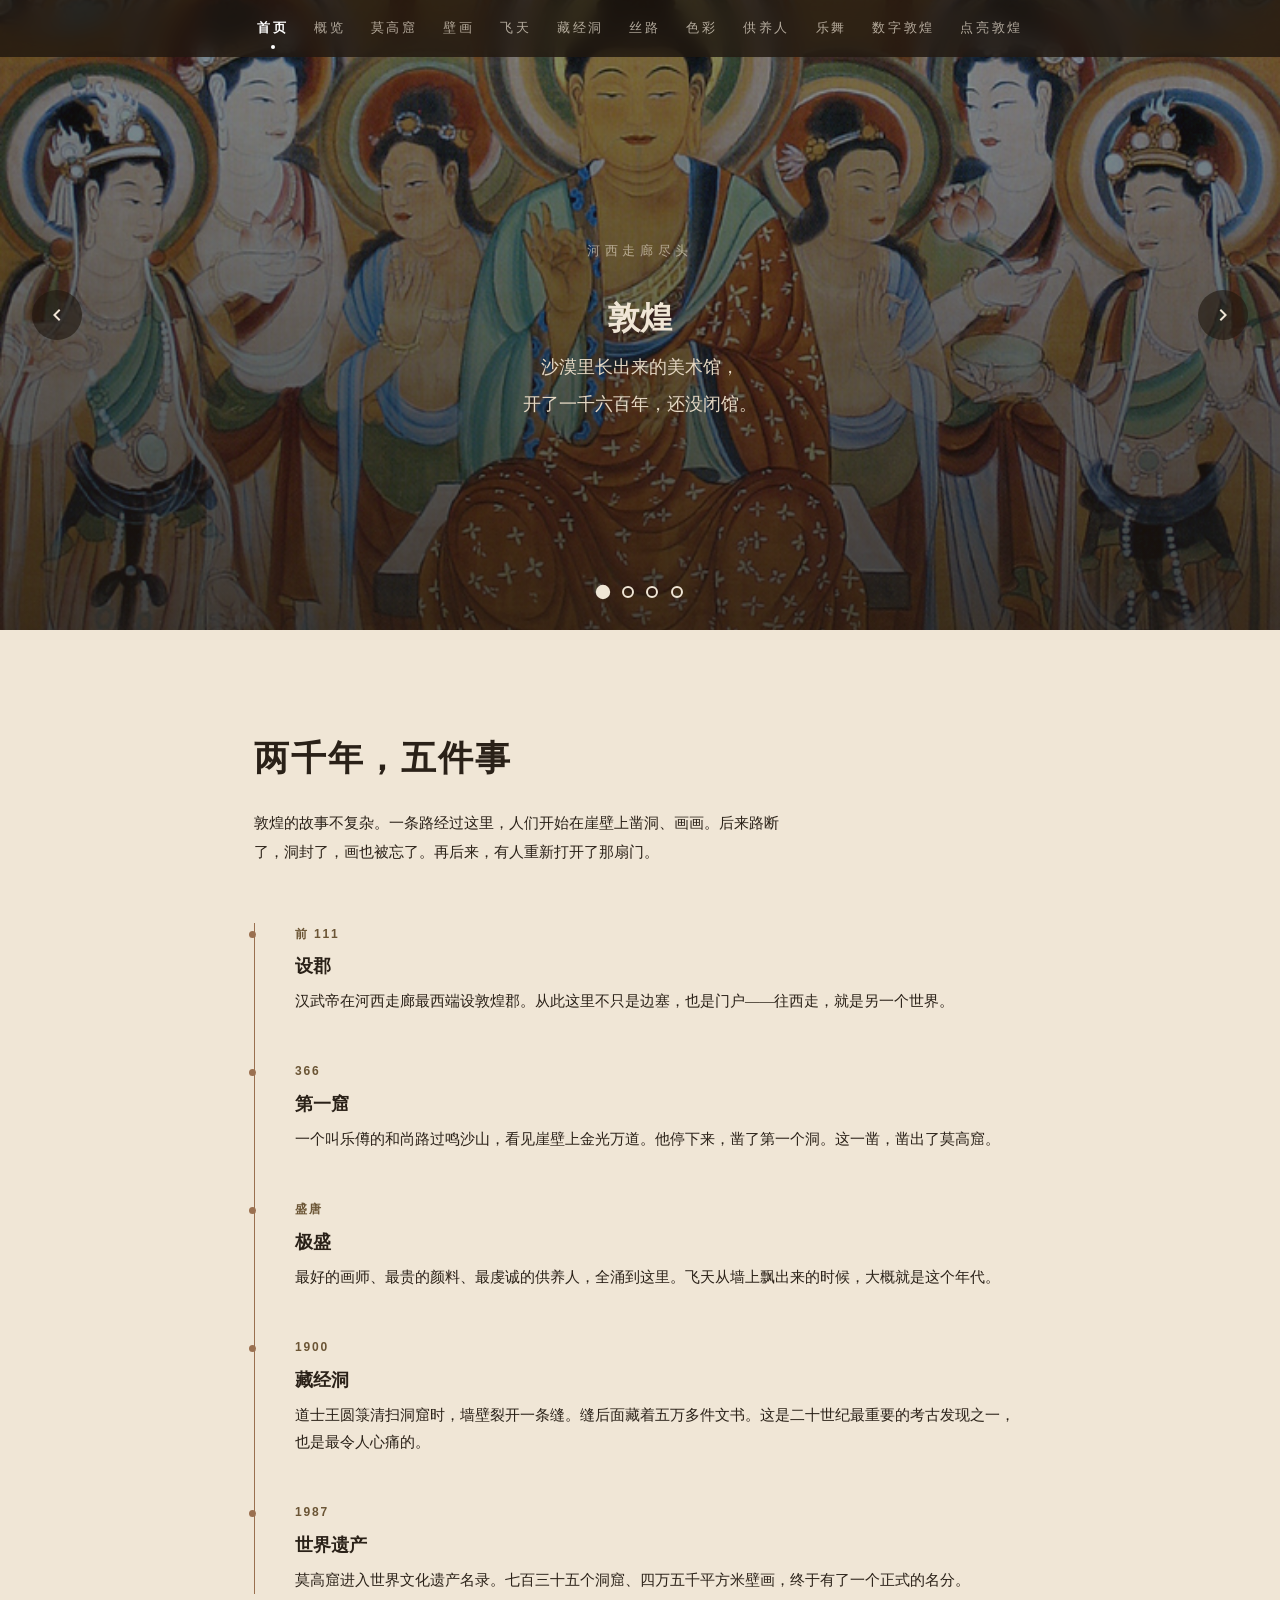
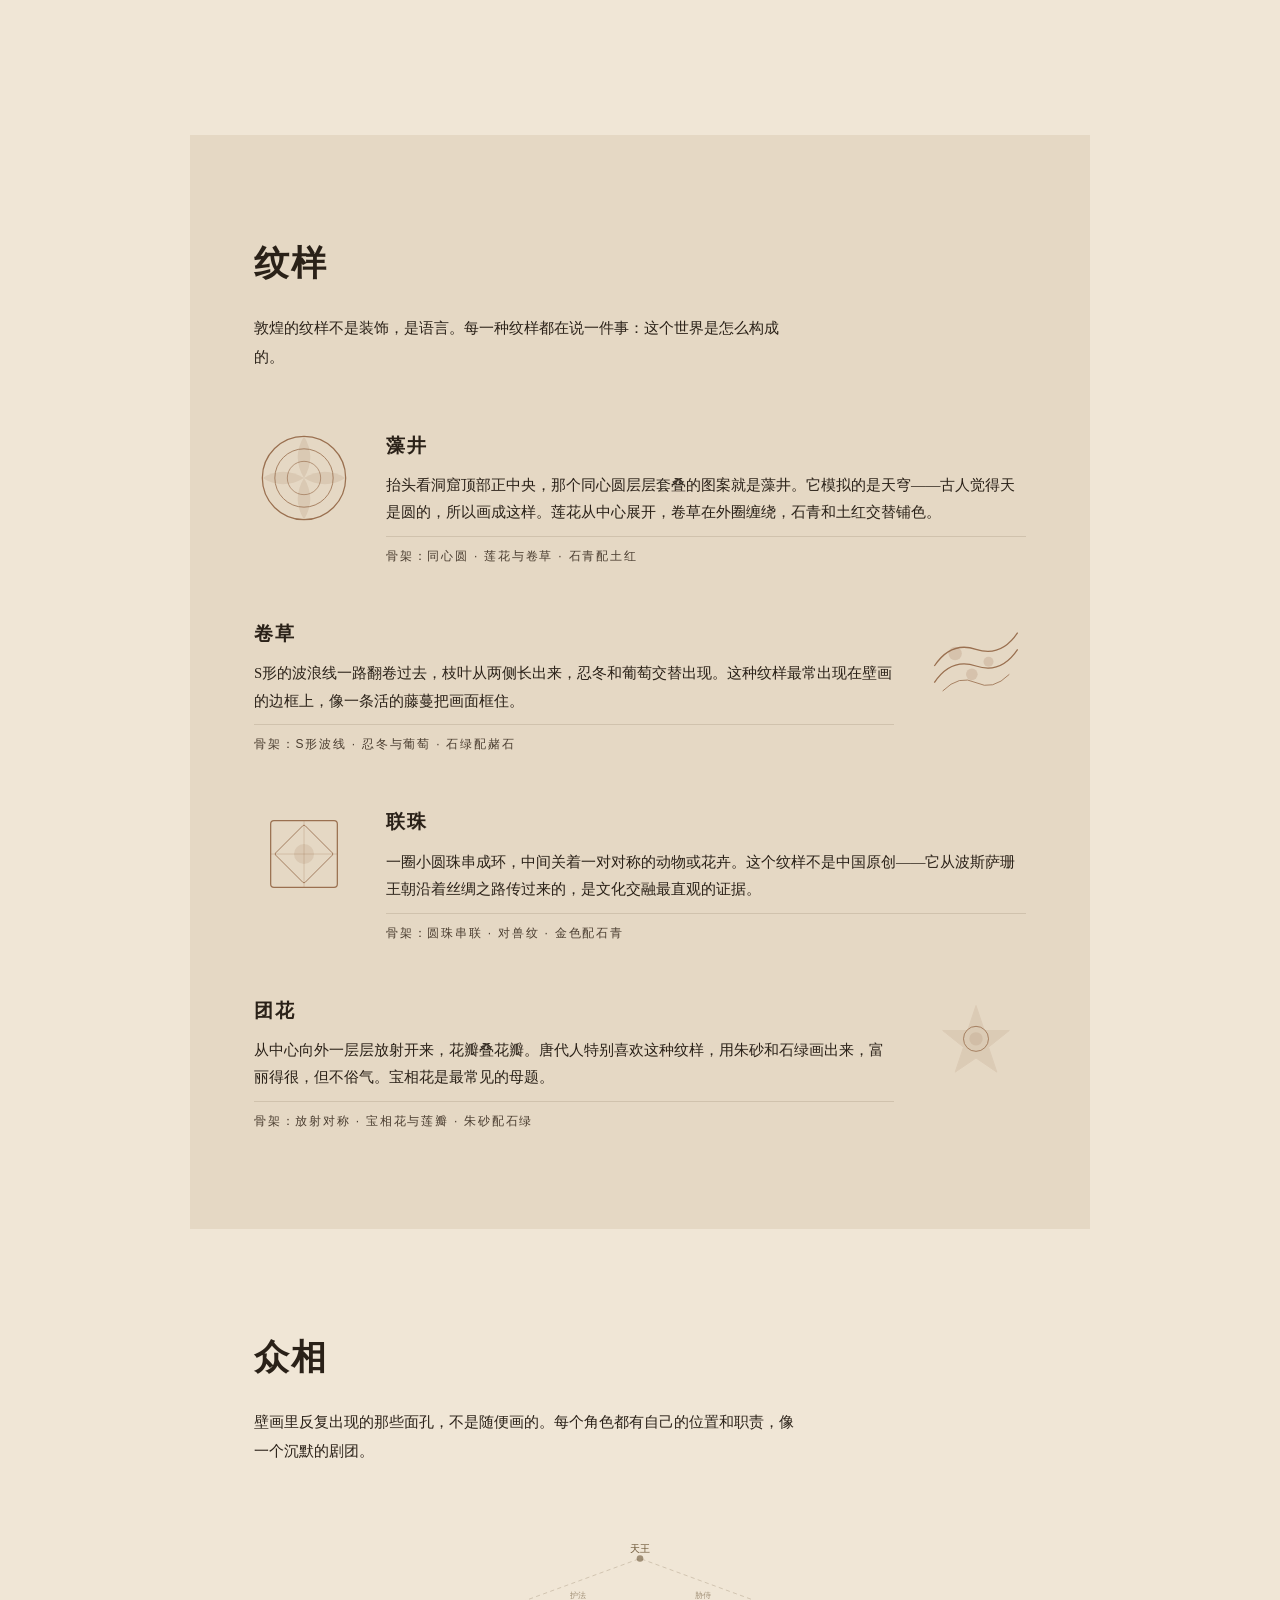
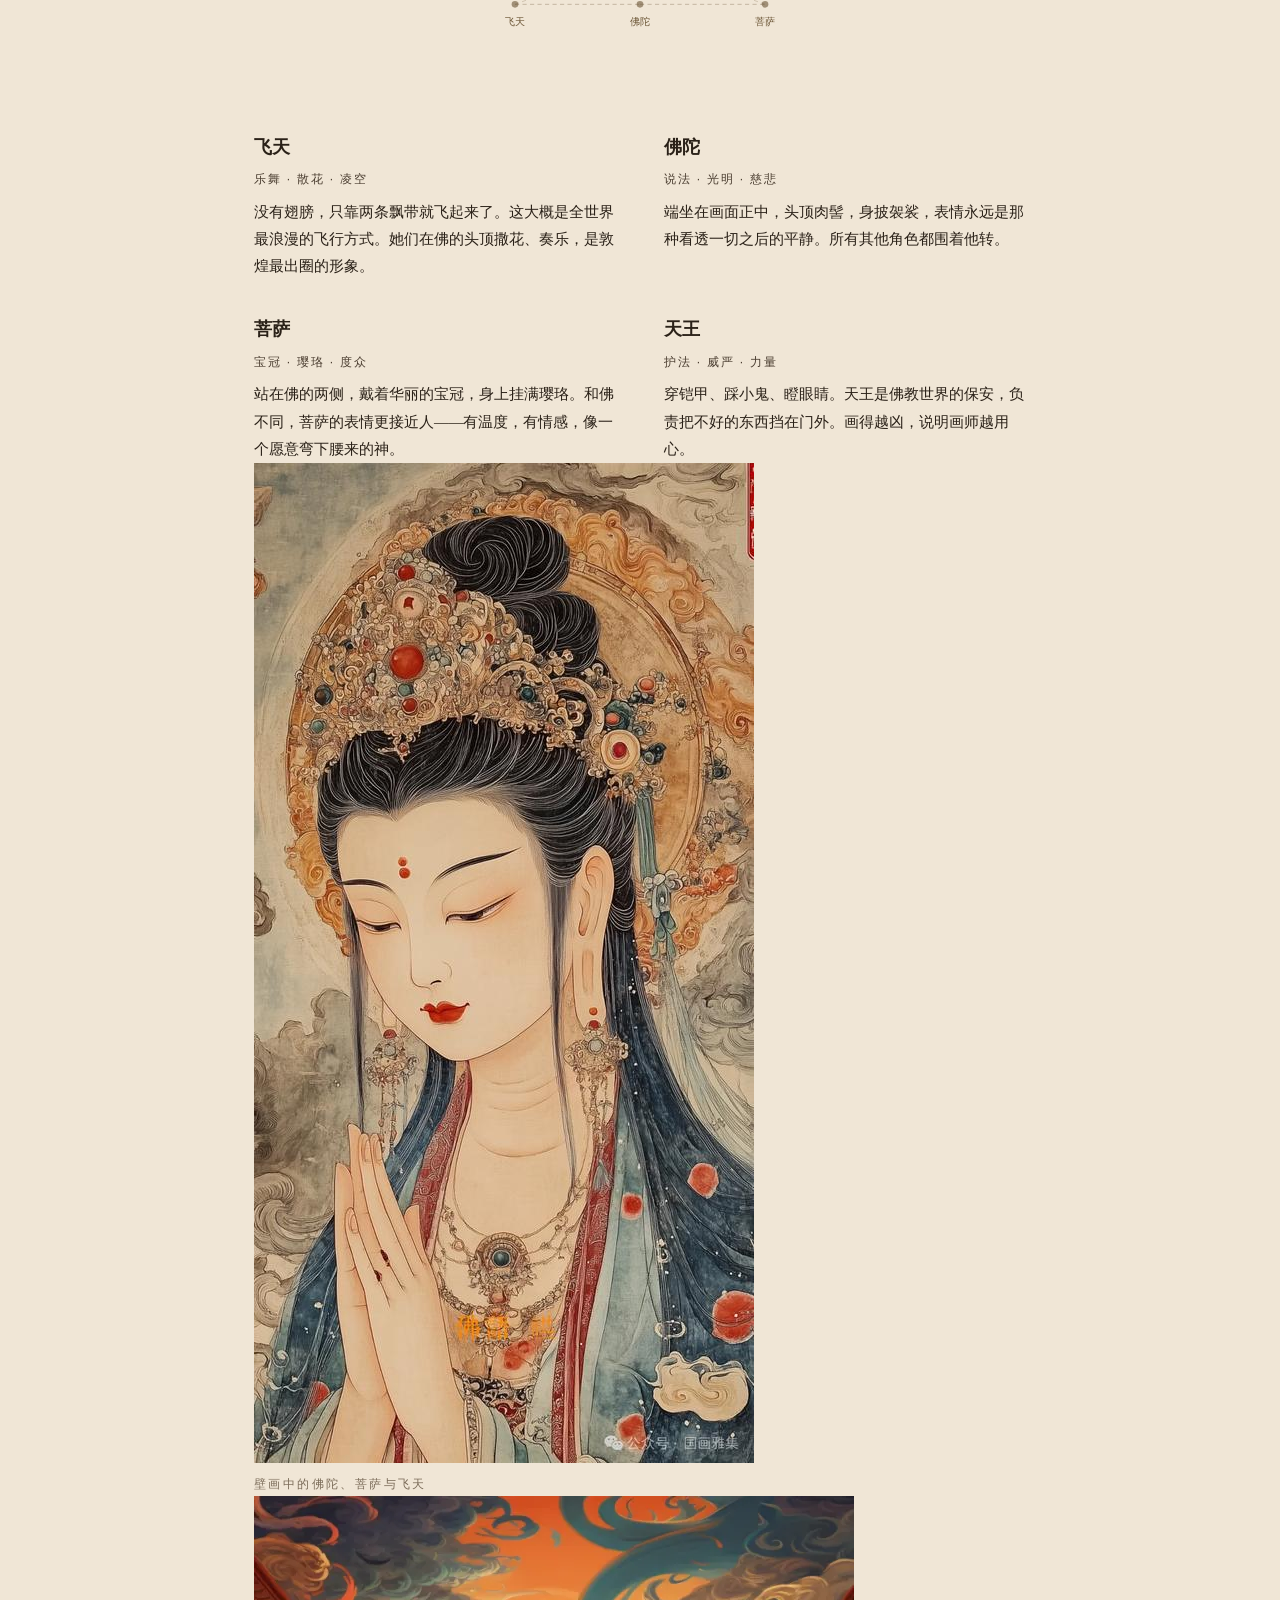
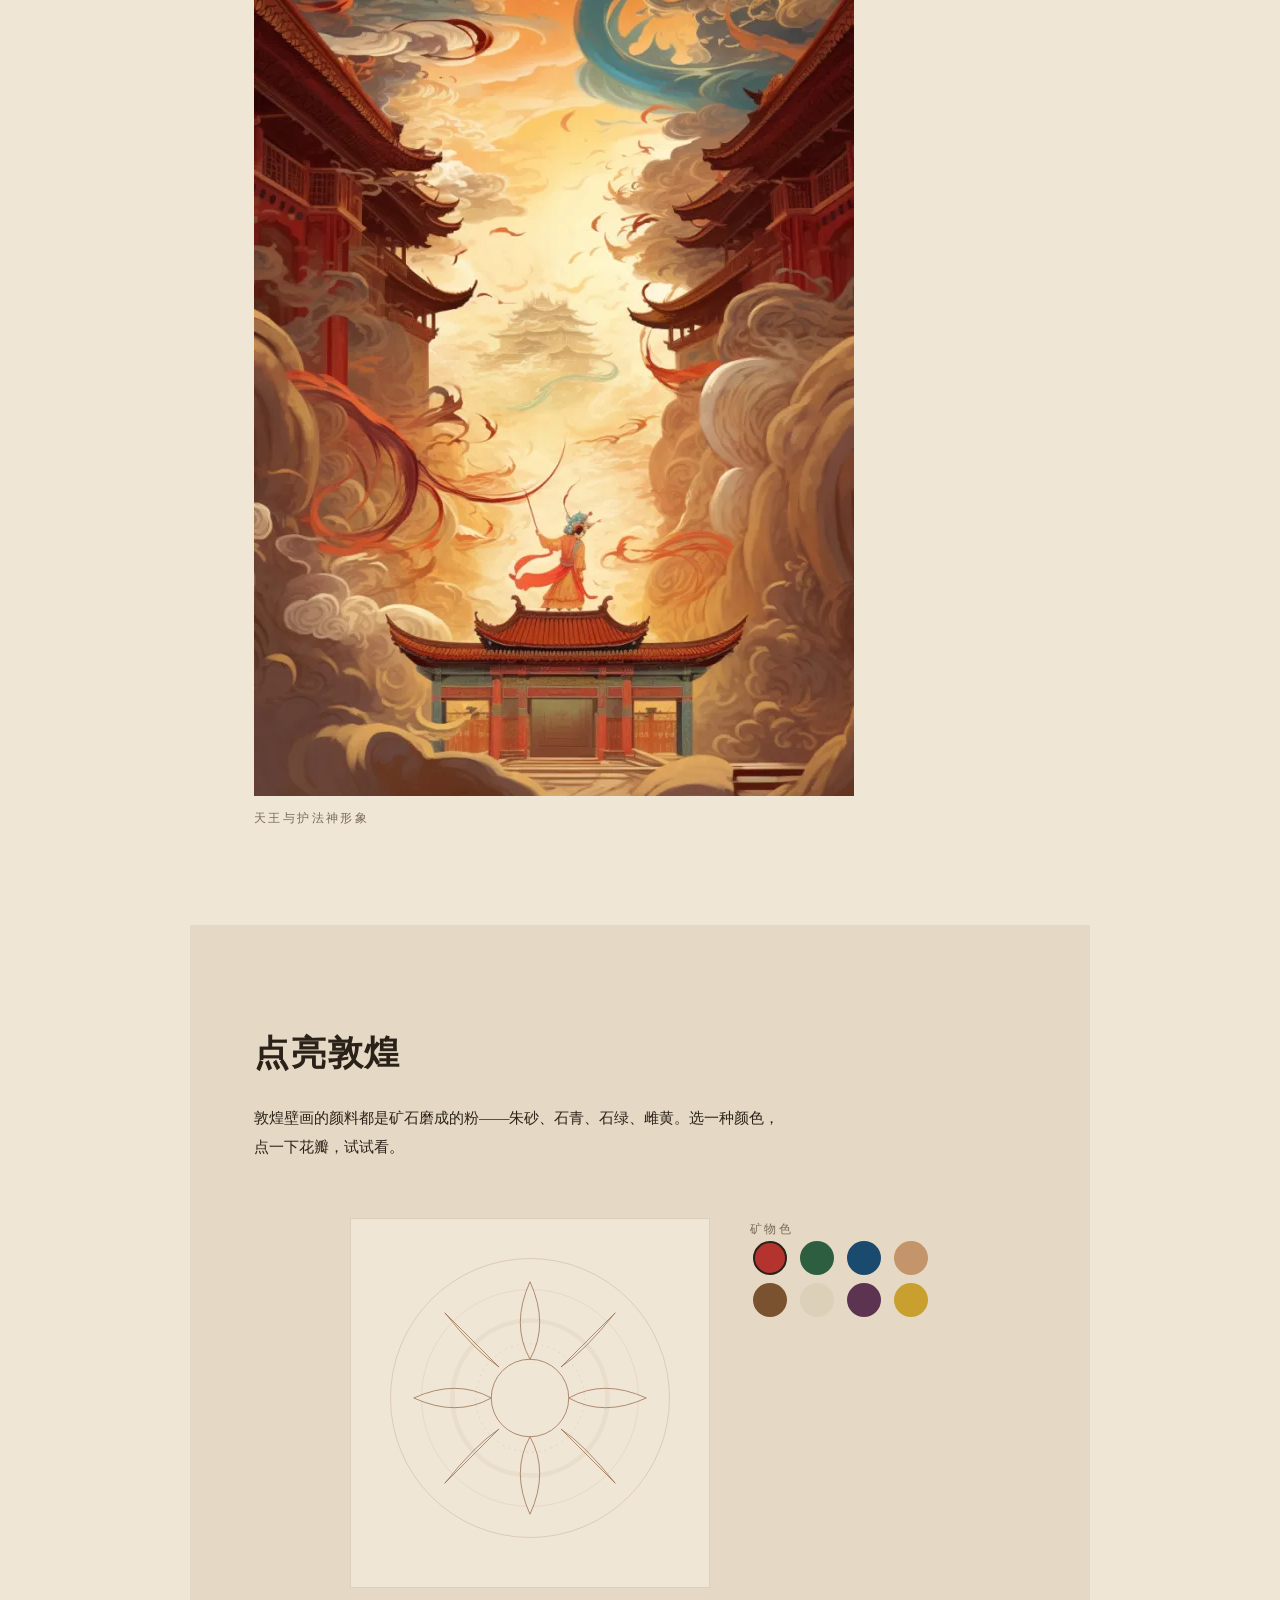
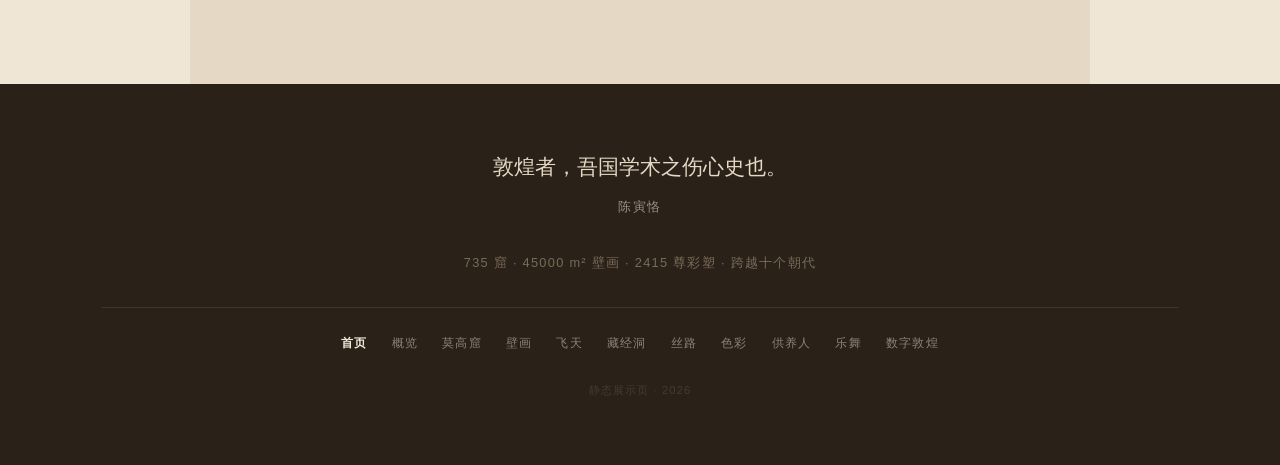
<file: index.html>
<!DOCTYPE html>
<html lang="zh-CN">
<head>
  <meta charset="UTF-8">
  <meta name="viewport" content="width=device-width, initial-scale=1.0">
  <title>敦煌</title>
  <!-- 通用样式 -->
  <link rel="stylesheet" href="css/common.css">
  <!-- 组件样式 -->
  <link rel="stylesheet" href="css/components.css">
  <!-- 敦煌主题样式 -->
  <link rel="stylesheet" href="css/dunhuang-theme.css">
  <!-- 首页专用样式 -->
  <link rel="stylesheet" href="css/index.css">
</head>
<body>

  <header id="header">
    <nav class="top-nav">
      <a href="index.html">首页</a>
      <a href="html/overview.html">概览</a>
      <a href="html/mogao.html">莫高窟</a>
      <a href="html/murals.html">壁画</a>
      <a href="html/apsaras.html">飞天</a>
      <a href="html/library-cave.html">藏经洞</a>
      <a href="html/silk-road.html">丝路</a>
      <a href="html/colors.html">色彩</a>
      <a href="html/donors.html">供养人</a>
      <a href="html/dance.html">乐舞</a>
      <a href="html/digital.html">数字敦煌</a>
      <a href="html/interactive.html">点亮敦煌</a>
    </nav>
  </header>

  <!-- Banner轮播区域 -->
  <div class="banner-container">
    <div class="banner-slider">
      <!-- Banner 1 - 佛陀与菩萨 -->
      <div class="banner-slide active" style="background-image: url('img/dunhuang_banner1.png');">
        <div class="banner-overlay"></div>
        <div class="banner-content">
          <p class="hero-small">河西走廊尽头</p>
          <h1>敦煌</h1>
          <p class="hero-sub">沙漠里长出来的美术馆，<br>开了一千六百年，还没闭馆。</p>
        </div>
      </div>
      
      <!-- Banner 2 - 舞者壁画 -->
      <div class="banner-slide" style="background-image: url('img/dunhuang_banner2.jpg');">
        <div class="banner-overlay"></div>
        <div class="banner-content">
          <p class="hero-small">丝路明珠</p>
          <h1>莫高窟</h1>
          <p class="hero-sub">七百三十五个洞窟，<br>四万五千平方米壁画。</p>
        </div>
      </div>
      
      <!-- Banner 3 - 飞天与佛陀 -->
      <div class="banner-slide" style="background-image: url('img/dunhuang_banner3.jpg');">
        <div class="banner-overlay"></div>
        <div class="banner-content">
          <p class="hero-small">佛教艺术宝库</p>
          <h1>飞天壁画</h1>
          <p class="hero-sub">没有翅膀的飞行，<br>只靠飘带就能翱翔天际。</p>
        </div>
      </div>
      
      <!-- Banner 4 - 敦煌色彩渐变 -->
      <div class="banner-slide" style="background-image: url('img/dunhuang_banner2.jpg');">
        <div class="banner-overlay"></div>
        <div class="banner-content">
          <p class="hero-small">世界文化遗产</p>
          <h1>千年传承</h1>
          <p class="hero-sub">从北魏到元代，<br>跨越十个朝代的艺术瑰宝。</p>
        </div>
      </div>
    </div>
    
    <!-- 导航按钮 -->
    <div class="banner-nav">
      <button class="banner-prev" aria-label="上一张">
        <svg viewBox="0 0 24 24" width="24" height="24">
          <path d="M15.41 7.41L14 6l-6 6 6 6 1.41-1.41L10.83 12z" fill="currentColor"/>
        </svg>
      </button>
      <button class="banner-next" aria-label="下一张">
        <svg viewBox="0 0 24 24" width="24" height="24">
          <path d="M10 6L8.59 7.41 13.17 12l-4.58 4.59L10 18l6-6z" fill="currentColor"/>
        </svg>
      </button>
    </div>
    
    <!-- 指示器 -->
    <div class="banner-indicators">
      <button class="indicator active" data-slide="0" aria-label="切换到第1张图片"></button>
      <button class="indicator" data-slide="1" aria-label="切换到第2张图片"></button>
      <button class="indicator" data-slide="2" aria-label="切换到第3张图片"></button>
      <button class="indicator" data-slide="3" aria-label="切换到第4张图片"></button>
    </div>
    

  </div>

  <section id="history" class="sec">
    <div class="sec-lead">
      <h2>两千年，五件事</h2>
      <p>敦煌的故事不复杂。一条路经过这里，人们开始在崖壁上凿洞、画画。后来路断了，洞封了，画也被忘了。再后来，有人重新打开了那扇门。</p>
    </div>
    <ol class="events">
      <li>
        <span class="ev-year t-label">前 111</span>
        <div class="ev-body">
          <strong>设郡</strong>
          <p class="t-body">汉武帝在河西走廊最西端设敦煌郡。从此这里不只是边塞，也是门户——往西走，就是另一个世界。</p>
        </div>
      </li>
      <li>
        <span class="ev-year t-label">366</span>
        <div class="ev-body">
          <strong>第一窟</strong>
          <p class="t-body">一个叫乐僔的和尚路过鸣沙山，看见崖壁上金光万道。他停下来，凿了第一个洞。这一凿，凿出了莫高窟。</p>
        </div>
      </li>
      <li>
        <span class="ev-year t-label">盛唐</span>
        <div class="ev-body">
          <strong>极盛</strong>
          <p class="t-body">最好的画师、最贵的颜料、最虔诚的供养人，全涌到这里。飞天从墙上飘出来的时候，大概就是这个年代。</p>
        </div>
      </li>
      <li>
        <span class="ev-year t-label">1900</span>
        <div class="ev-body">
          <strong>藏经洞</strong>
          <p class="t-body">道士王圆箓清扫洞窟时，墙壁裂开一条缝。缝后面藏着五万多件文书。这是二十世纪最重要的考古发现之一，也是最令人心痛的。</p>
        </div>
      </li>
      <li>
        <span class="ev-year t-label">1987</span>
        <div class="ev-body">
          <strong>世界遗产</strong>
          <p class="t-body">莫高窟进入世界文化遗产名录。七百三十五个洞窟、四万五千平方米壁画，终于有了一个正式的名分。</p>
        </div>
      </li>
    </ol>
   
  </section>

  <section id="patterns" class="sec sec-dark">
    <div class="sec-lead">
      <h2>纹样</h2>
      <p>敦煌的纹样不是装饰，是语言。每一种纹样都在说一件事：这个世界是怎么构成的。</p>
    </div>
    <div class="pattern-list">
      <article class="pat">
        <div class="pat-vis">
          <svg viewBox="0 0 120 120" xmlns="http://www.w3.org/2000/svg" aria-hidden="true">
            <circle cx="60" cy="60" r="50" fill="none" stroke="currentColor" stroke-width="1.5"/>
            <circle cx="60" cy="60" r="35" fill="none" stroke="currentColor" stroke-width="1"/>
            <circle cx="60" cy="60" r="20" fill="none" stroke="currentColor" stroke-width="0.8"/>
            <path d="M60 10 Q75 35 60 60 Q45 35 60 10Z" fill="currentColor" opacity="0.15"/>
            <path d="M60 110 Q45 85 60 60 Q75 85 60 110Z" fill="currentColor" opacity="0.15"/>
            <path d="M10 60 Q35 45 60 60 Q35 75 10 60Z" fill="currentColor" opacity="0.15"/>
            <path d="M110 60 Q85 75 60 60 Q85 45 110 60Z" fill="currentColor" opacity="0.15"/>
          </svg>
        </div>
        <div class="pat-text">
          <h3>藻井</h3>
          <p class="t-body">抬头看洞窟顶部正中央，那个同心圆层层套叠的图案就是藻井。它模拟的是天穹——古人觉得天是圆的，所以画成这样。莲花从中心展开，卷草在外圈缠绕，石青和土红交替铺色。</p>
          <span class="pat-note t-label">骨架：同心圆 · 莲花与卷草 · 石青配土红</span>
        </div>
      </article>
      <article class="pat">
        <div class="pat-vis">
          <svg viewBox="0 0 120 120" xmlns="http://www.w3.org/2000/svg" aria-hidden="true">
            <path d="M10 60 Q30 30 60 40 Q90 50 110 20" fill="none" stroke="currentColor" stroke-width="1.5"/>
            <path d="M10 80 Q30 50 60 60 Q90 70 110 40" fill="none" stroke="currentColor" stroke-width="1.5"/>
            <circle cx="35" cy="45" r="8" fill="currentColor" opacity="0.2"/>
            <circle cx="75" cy="55" r="6" fill="currentColor" opacity="0.2"/>
            <circle cx="55" cy="70" r="7" fill="currentColor" opacity="0.2"/>
            <path d="M20 90 Q40 70 60 80 Q80 90 100 70" fill="none" stroke="currentColor" stroke-width="1"/>
          </svg>
        </div>
        <div class="pat-text">
          <h3>卷草</h3>
          <p class="t-body">S形的波浪线一路翻卷过去，枝叶从两侧长出来，忍冬和葡萄交替出现。这种纹样最常出现在壁画的边框上，像一条活的藤蔓把画面框住。</p>
          <span class="pat-note t-label">骨架：S形波线 · 忍冬与葡萄 · 石绿配赭石</span>
        </div>
      </article>
      <article class="pat">
        <div class="pat-vis">
          <svg viewBox="0 0 120 120" xmlns="http://www.w3.org/2000/svg" aria-hidden="true">
            <rect x="20" y="20" width="80" height="80" fill="none" stroke="currentColor" stroke-width="1.5" rx="4"/>
            <rect x="35" y="35" width="50" height="50" fill="none" stroke="currentColor" stroke-width="1" rx="2" transform="rotate(45 60 60)"/>
            <circle cx="60" cy="60" r="12" fill="currentColor" opacity="0.15"/>
            <line x1="60" y1="20" x2="60" y2="100" stroke="currentColor" stroke-width="0.8" opacity="0.4"/>
            <line x1="20" y1="60" x2="100" y2="60" stroke="currentColor" stroke-width="0.8" opacity="0.4"/>
          </svg>
        </div>
        <div class="pat-text">
          <h3>联珠</h3>
          <p class="t-body">一圈小圆珠串成环，中间关着一对对称的动物或花卉。这个纹样不是中国原创——它从波斯萨珊王朝沿着丝绸之路传过来的，是文化交融最直观的证据。</p>
          <span class="pat-note t-label">骨架：圆珠串联 · 对兽纹 · 金色配石青</span>
        </div>
      </article>
      <article class="pat">
        <div class="pat-vis">
          <svg viewBox="0 0 120 120" xmlns="http://www.w3.org/2000/svg" aria-hidden="true">
            <path d="M60 15 L70 45 L100 45 L75 65 L85 95 L60 78 L35 95 L45 65 L20 45 L50 45Z" fill="currentColor" opacity="0.12" stroke="currentColor" stroke-width="1.2"/>
            <circle cx="60" cy="55" r="15" fill="none" stroke="currentColor" stroke-width="1"/>
            <circle cx="60" cy="55" r="8" fill="currentColor" opacity="0.15"/>
          </svg>
        </div>
        <div class="pat-text">
          <h3>团花</h3>
          <p class="t-body">从中心向外一层层放射开来，花瓣叠花瓣。唐代人特别喜欢这种纹样，用朱砂和石绿画出来，富丽得很，但不俗气。宝相花是最常见的母题。</p>
          <span class="pat-note t-label">骨架：放射对称 · 宝相花与莲瓣 · 朱砂配石绿</span>
        </div>
      </article>
    </div>
  </section>

  <section id="characters" class="sec">
    <div class="sec-lead">
      <h2>众相</h2>
      <p>壁画里反复出现的那些面孔，不是随便画的。每个角色都有自己的位置和职责，像一个沉默的剧团。</p>
    </div>
    <div class="relation-map">
      <svg class="relation-svg" viewBox="0 0 600 180" xmlns="http://www.w3.org/2000/svg" aria-label="角色关系图">
        <line x1="150" y1="100" x2="300" y2="100" stroke="currentColor" stroke-width="0.8" stroke-dasharray="5,4" opacity="0.5"/>
        <line x1="300" y1="100" x2="450" y2="100" stroke="currentColor" stroke-width="0.8" stroke-dasharray="5,4" opacity="0.5"/>
        <line x1="150" y1="100" x2="300" y2="45" stroke="currentColor" stroke-width="0.8" stroke-dasharray="5,4" opacity="0.35"/>
        <line x1="450" y1="100" x2="300" y2="45" stroke="currentColor" stroke-width="0.8" stroke-dasharray="5,4" opacity="0.35"/>
        <text x="225" y="92" fill="currentColor" font-size="10" text-anchor="middle" opacity="0.6">护法</text>
        <text x="375" y="92" fill="currentColor" font-size="10" text-anchor="middle" opacity="0.6">胁侍</text>
        <circle cx="150" cy="100" r="4" fill="currentColor" opacity="0.6"/>
        <circle cx="300" cy="100" r="4" fill="currentColor" opacity="0.6"/>
        <circle cx="450" cy="100" r="4" fill="currentColor" opacity="0.6"/>
        <circle cx="300" cy="45" r="4" fill="currentColor" opacity="0.6"/>
        <text x="150" y="125" fill="currentColor" font-size="12" text-anchor="middle">飞天</text>
        <text x="300" y="125" fill="currentColor" font-size="12" text-anchor="middle">佛陀</text>
        <text x="450" y="125" fill="currentColor" font-size="12" text-anchor="middle">菩萨</text>
        <text x="300" y="37" fill="currentColor" font-size="12" text-anchor="middle">天王</text>
      </svg>
    </div>
    <div class="char-list">
      <div class="char">
        <h3>飞天</h3>
        <p class="char-kw t-label">乐舞 · 散花 · 凌空</p>
        <p class="t-body">没有翅膀，只靠两条飘带就飞起来了。这大概是全世界最浪漫的飞行方式。她们在佛的头顶撒花、奏乐，是敦煌最出圈的形象。</p>
      </div>
      <div class="char">
        <h3>佛陀</h3>
        <p class="char-kw t-label">说法 · 光明 · 慈悲</p>
        <p class="t-body">端坐在画面正中，头顶肉髻，身披袈裟，表情永远是那种看透一切之后的平静。所有其他角色都围着他转。</p>
      </div>
      <div class="char">
        <h3>菩萨</h3>
        <p class="char-kw t-label">宝冠 · 璎珞 · 度众</p>
        <p class="t-body">站在佛的两侧，戴着华丽的宝冠，身上挂满璎珞。和佛不同，菩萨的表情更接近人——有温度，有情感，像一个愿意弯下腰来的神。</p>
      </div>
      <div class="char">
        <h3>天王</h3>
        <p class="char-kw t-label">护法 · 威严 · 力量</p>
        <p class="t-body">穿铠甲、踩小鬼、瞪眼睛。天王是佛教世界的保安，负责把不好的东西挡在门外。画得越凶，说明画师越用心。</p>
      </div>
    </div>
    <div class="image-gallery">
      <figure class="gallery-item">
        <img src="img/5.jpeg" alt="敦煌壁画中的众相">
        <figcaption class="t-dim">壁画中的佛陀、菩萨与飞天</figcaption>
      </figure>
      <figure class="gallery-item">
        <img src="img/6.jpeg" alt="天王与护法神">
        <figcaption class="t-dim">天王与护法神形象</figcaption>
      </figure>
    </div>
  </section>

  <section id="interactive" class="sec sec-dark">
    <div class="sec-lead">
      <h2>点亮敦煌</h2>
      <p>敦煌壁画的颜料都是矿石磨成的粉——朱砂、石青、石绿、雌黄。选一种颜色，点一下花瓣，试试看。</p>
    </div>
    <div class="coloring-area">
      <div class="coloring-canvas">
        <svg id="coloringSvg" viewBox="0 0 400 400" xmlns="http://www.w3.org/2000/svg">
          <circle cx="200" cy="200" r="180" fill="none" stroke="currentColor" stroke-width="1" opacity="0.3"/>
          <circle cx="200" cy="200" r="140" fill="none" stroke="currentColor" stroke-width="0.8" opacity="0.2"/>
          <circle cx="200" cy="200" r="50" class="color-zone" data-zone="center" fill="#f0e6d6" stroke="currentColor" stroke-width="1"/>
          <path d="M200 150 Q225 105 200 50 Q175 105 200 150Z" class="color-zone" data-zone="petal-top" fill="#f0e6d6" stroke="currentColor" stroke-width="1"/>
          <path d="M200 250 Q225 295 200 350 Q175 295 200 250Z" class="color-zone" data-zone="petal-bottom" fill="#f0e6d6" stroke="currentColor" stroke-width="1"/>
          <path d="M150 200 Q105 175 50 200 Q105 225 150 200Z" class="color-zone" data-zone="petal-left" fill="#f0e6d6" stroke="currentColor" stroke-width="1"/>
          <path d="M250 200 Q295 175 350 200 Q295 225 250 200Z" class="color-zone" data-zone="petal-right" fill="#f0e6d6" stroke="currentColor" stroke-width="1"/>
          <path d="M160 160 Q125 125 90 90 Q130 140 160 160Z" class="color-zone" data-zone="petal-tl" fill="#f0e6d6" stroke="currentColor" stroke-width="1"/>
          <path d="M240 160 Q275 125 310 90 Q270 140 240 160Z" class="color-zone" data-zone="petal-tr" fill="#f0e6d6" stroke="currentColor" stroke-width="1"/>
          <path d="M160 240 Q125 275 90 310 Q130 260 160 240Z" class="color-zone" data-zone="petal-bl" fill="#f0e6d6" stroke="currentColor" stroke-width="1"/>
          <path d="M240 240 Q275 275 310 310 Q270 260 240 240Z" class="color-zone" data-zone="petal-br" fill="#f0e6d6" stroke="currentColor" stroke-width="1"/>
          <circle cx="200" cy="200" r="70" fill="none" stroke="currentColor" stroke-width="0.6" stroke-dasharray="3,5" opacity="0.3"/>
          <circle cx="200" cy="200" r="100" class="color-zone" data-zone="ring" fill="none" stroke="currentColor" stroke-width="6" opacity="0.08"/>
        </svg>
      </div>
      <div class="color-palette">
        <p class="palette-label t-dim">矿物色</p>
        <div class="palette-colors">
          <button class="color-btn active" data-color="#b5332e" style="background:#b5332e" title="朱砂" aria-label="朱砂"></button>
          <button class="color-btn" data-color="#2d5e40" style="background:#2d5e40" title="石绿" aria-label="石绿"></button>
          <button class="color-btn" data-color="#1a4a6e" style="background:#1a4a6e" title="石青" aria-label="石青"></button>
          <button class="color-btn" data-color="#c4956a" style="background:#c4956a" title="土金" aria-label="土金"></button>
          <button class="color-btn" data-color="#7a5230" style="background:#7a5230" title="赭石" aria-label="赭石"></button>
          <button class="color-btn" data-color="#ddd0b8" style="background:#ddd0b8" title="蛤粉" aria-label="蛤粉"></button>
          <button class="color-btn" data-color="#5c3350" style="background:#5c3350" title="紫矿" aria-label="紫矿"></button>
          <button class="color-btn" data-color="#c9a030" style="background:#c9a030" title="雌黄" aria-label="雌黄"></button>
        </div>
      </div>
    </div>
  </section>

  <footer id="footer">
    <blockquote>敦煌者，吾国学术之伤心史也。<cite>陈寅恪</cite></blockquote>
    <p>735 窟 · 45000 m² 壁画 · 2415 尊彩塑 · 跨越十个朝代</p>
    <nav class="footer-nav">
      <a href="index.html">首页</a>
      <a href="html/overview.html">概览</a>
      <a href="html/mogao.html">莫高窟</a>
      <a href="html/murals.html">壁画</a>
      <a href="html/apsaras.html">飞天</a>
      <a href="html/library-cave.html">藏经洞</a>
      <a href="html/silk-road.html">丝路</a>
      <a href="html/colors.html">色彩</a>
      <a href="html/donors.html">供养人</a>
      <a href="html/dance.html">乐舞</a>
      <a href="html/digital.html">数字敦煌</a>
    </nav>
    <p class="ft-small">静态展示页 · 2026</p>
  </footer>

  <!-- 通用JavaScript -->
  <script src="js/common.js"></script>
  <!-- 组件相关JavaScript -->
  <script src="js/components.js"></script>
  <!-- Banner轮播JavaScript -->
  <script src="js/banner.js"></script>
  <!-- 首页专用JavaScript -->
  <script src="js/index.js"></script>
</body>
</html>
</file>
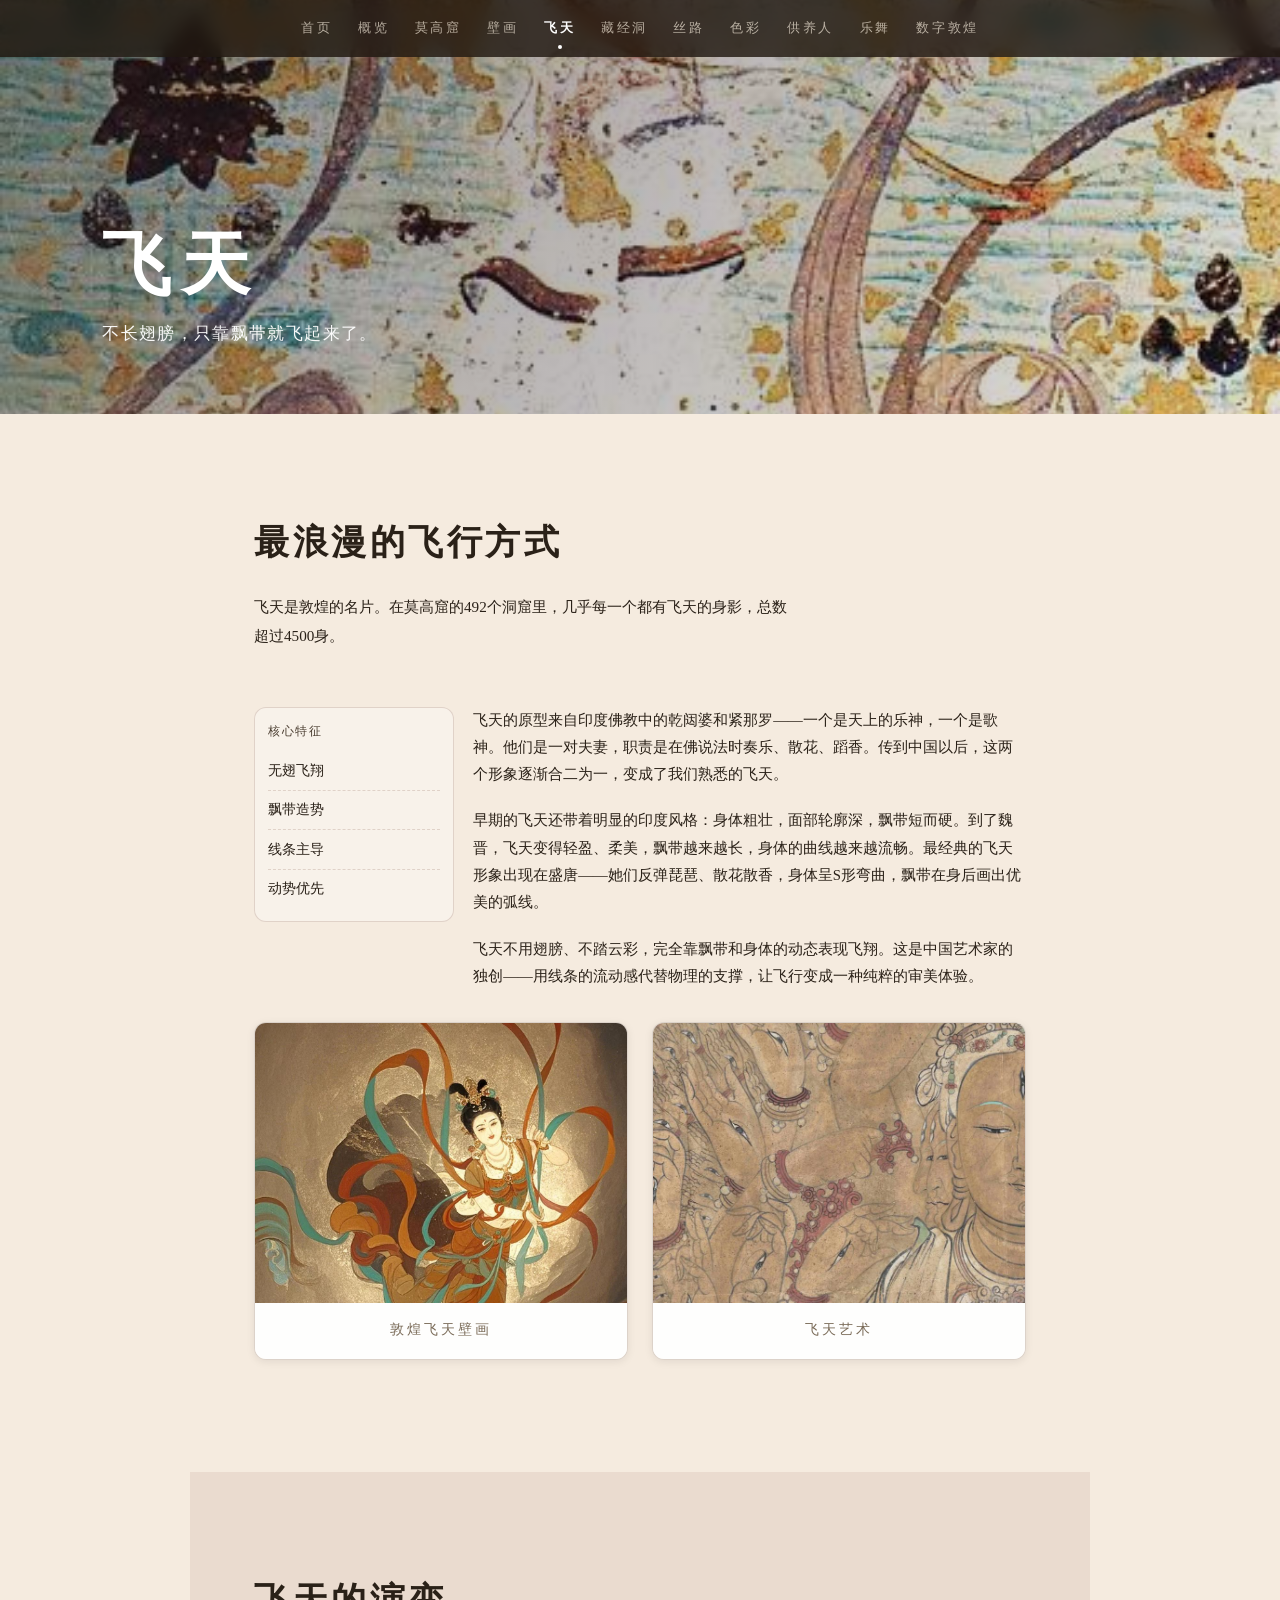
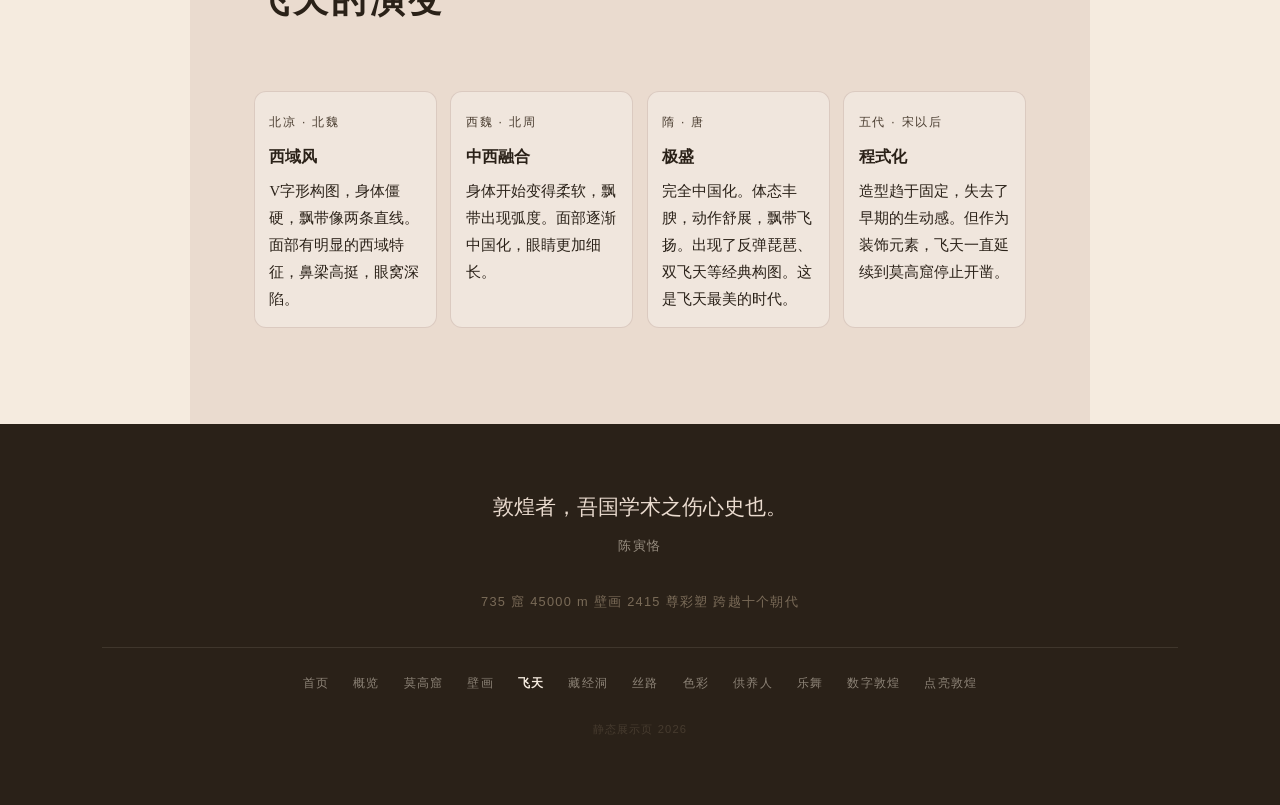
<file: html/apsaras.html>
﻿<!DOCTYPE html>
<html lang="zh-CN">
<head>
  <meta charset="UTF-8">
  <meta name="viewport" content="width=device-width, initial-scale=1.0">
  <title>飞天｜敦煌数字展</title>
  <link rel="stylesheet" href="../css/common.css"><link rel="stylesheet" href="../css/components.css"><link rel="stylesheet" href="../css/dunhuang-theme.css"><link rel="stylesheet" href="../css/page-styles.css">
</head>
<body class="page-apsaras">
  <div id="common-header"></div>

  <div class="page-hero" style="background-image:url('../img/dunhuang_banner2.jpg')">
    <h1>飞天</h1>
    <p class="hero-sub">不长翅膀，只靠飘带就飞起来了。</p>
  </div>

  <section class="sec">
    <div class="sec-lead">
      <h2>最浪漫的飞行方式</h2>
      <p>飞天是敦煌的名片。在莫高窟的492个洞窟里，几乎每一个都有飞天的身影，总数超过4500身。</p>
    </div>
    <div class="flight-split">
      <aside class="flight-note">
        <p class="t-label">核心特征</p>
        <ul>
          <li>无翅飞翔</li>
          <li>飘带造势</li>
          <li>线条主导</li>
          <li>动势优先</li>
        </ul>
      </aside>
      <div class="prose">
        <p class="t-body">飞天的原型来自印度佛教中的乾闼婆和紧那罗——一个是天上的乐神，一个是歌神。他们是一对夫妻，职责是在佛说法时奏乐、散花、蹈香。传到中国以后，这两个形象逐渐合二为一，变成了我们熟悉的飞天。</p>
        <p class="t-body">早期的飞天还带着明显的印度风格：身体粗壮，面部轮廓深，飘带短而硬。到了魏晋，飞天变得轻盈、柔美，飘带越来越长，身体的曲线越来越流畅。最经典的飞天形象出现在盛唐——她们反弹琵琶、散花散香，身体呈S形弯曲，飘带在身后画出优美的弧线。</p>
        <p class="t-body">飞天不用翅膀、不踏云彩，完全靠飘带和身体的动态表现飞翔。这是中国艺术家的独创——用线条的流动感代替物理的支撑，让飞行变成一种纯粹的审美体验。</p>
      </div>
    </div>
    <div class="image-gallery">
      <figure class="gallery-item">
        <img src="../img/1.jpeg" alt="敦煌飞天壁画">
        <figcaption class="t-dim">敦煌飞天壁画</figcaption>
      </figure>
      <figure class="gallery-item">
        <img src="../img/2.jpeg" alt="飞天艺术">
        <figcaption class="t-dim">飞天艺术</figcaption>
      </figure>
    </div>
  </section>

  <section class="sec sec-dark">
    <div class="sec-lead">
      <h2>飞天的演变</h2>
    </div>
    <div class="era-ribbon">
      <article class="era-block">
        <span class="t-label">北凉 · 北魏</span>
        <div>
          <strong>西域风</strong>
          <p class="t-body">V字形构图，身体僵硬，飘带像两条直线。面部有明显的西域特征，鼻梁高挺，眼窝深陷。</p>
        </div>
      </article>
      <article class="era-block">
        <span class="t-label">西魏 · 北周</span>
        <div>
          <strong>中西融合</strong>
          <p class="t-body">身体开始变得柔软，飘带出现弧度。面部逐渐中国化，眼睛更加细长。</p>
        </div>
      </article>
      <article class="era-block">
        <span class="t-label">隋 · 唐</span>
        <div>
          <strong>极盛</strong>
          <p class="t-body">完全中国化。体态丰腴，动作舒展，飘带飞扬。出现了反弹琵琶、双飞天等经典构图。这是飞天最美的时代。</p>
        </div>
      </article>
      <article class="era-block">
        <span class="t-label">五代 · 宋以后</span>
        <div>
          <strong>程式化</strong>
          <p class="t-body">造型趋于固定，失去了早期的生动感。但作为装饰元素，飞天一直延续到莫高窟停止开凿。</p>
        </div>
      </article>
    </div>
  </section>

  <div id="common-footer"></div>
  <script src="../js/common.js"></script>
</body>
</html>
</file>
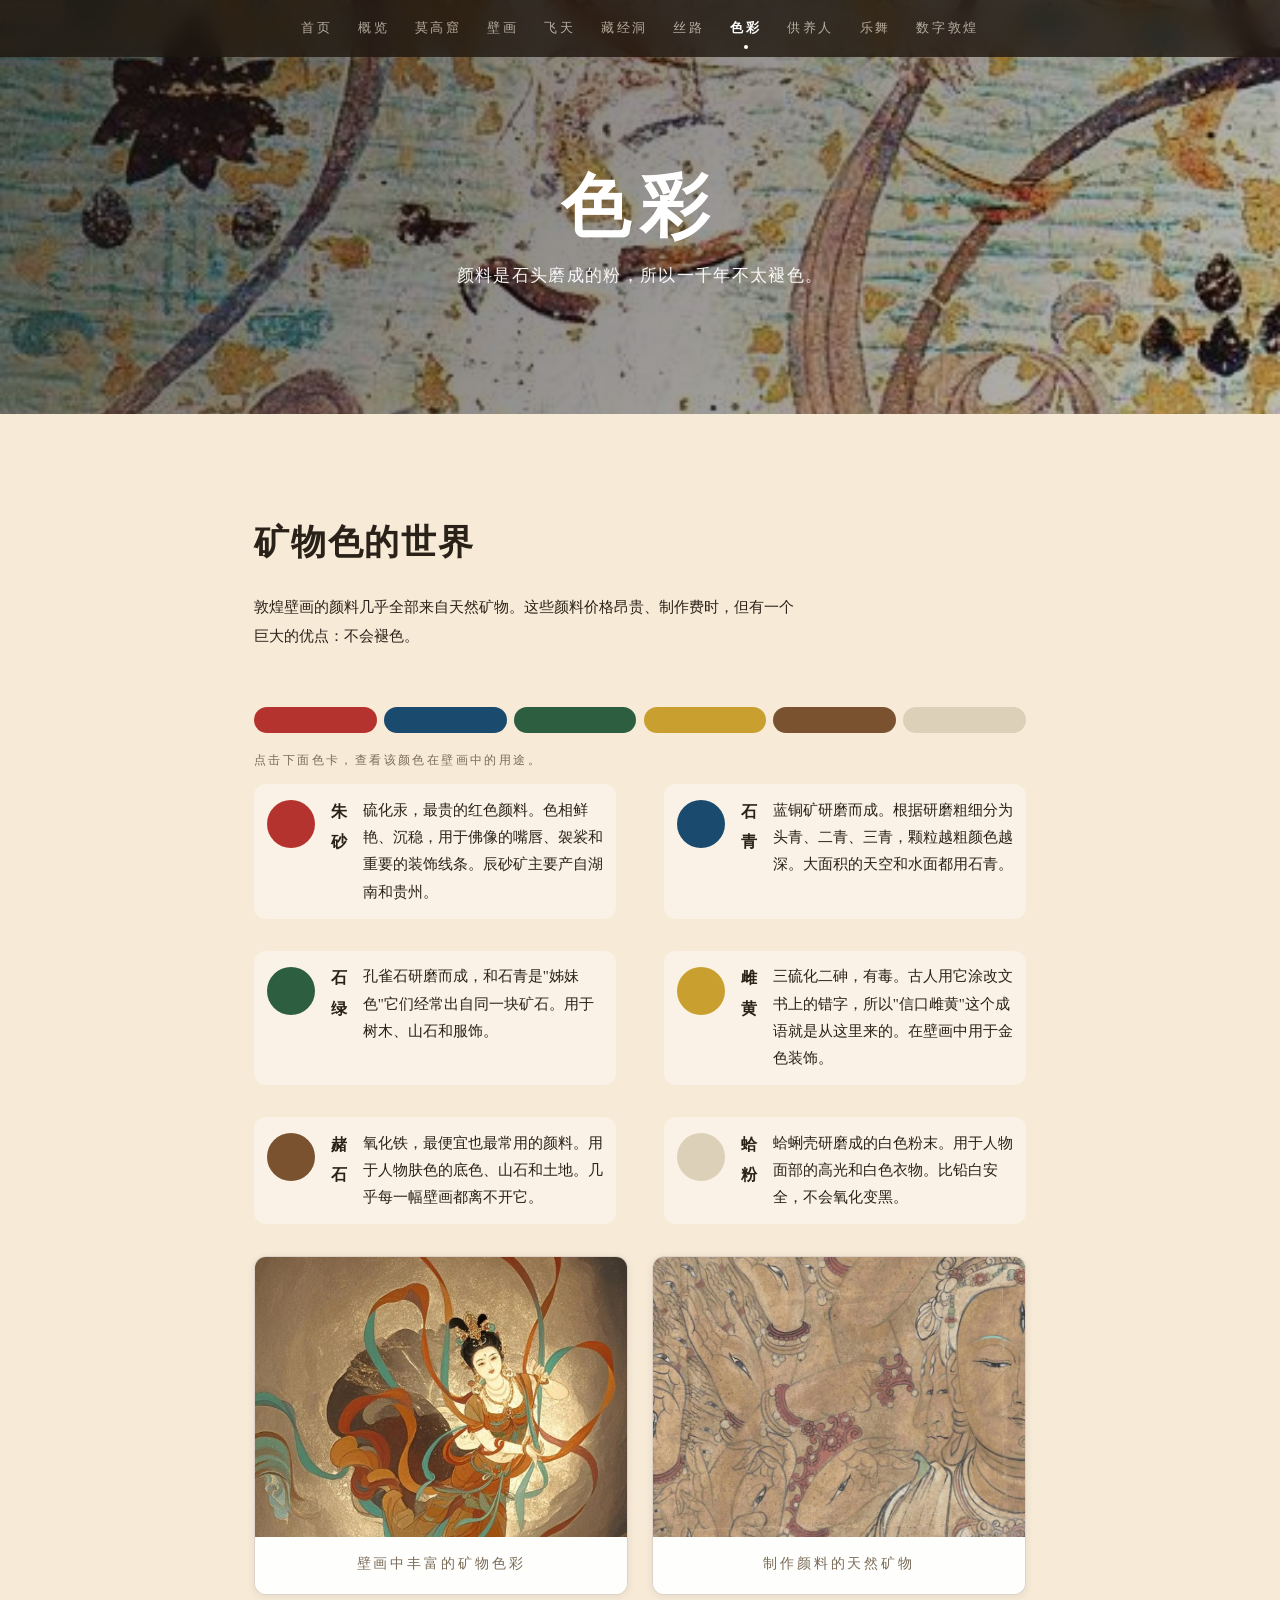
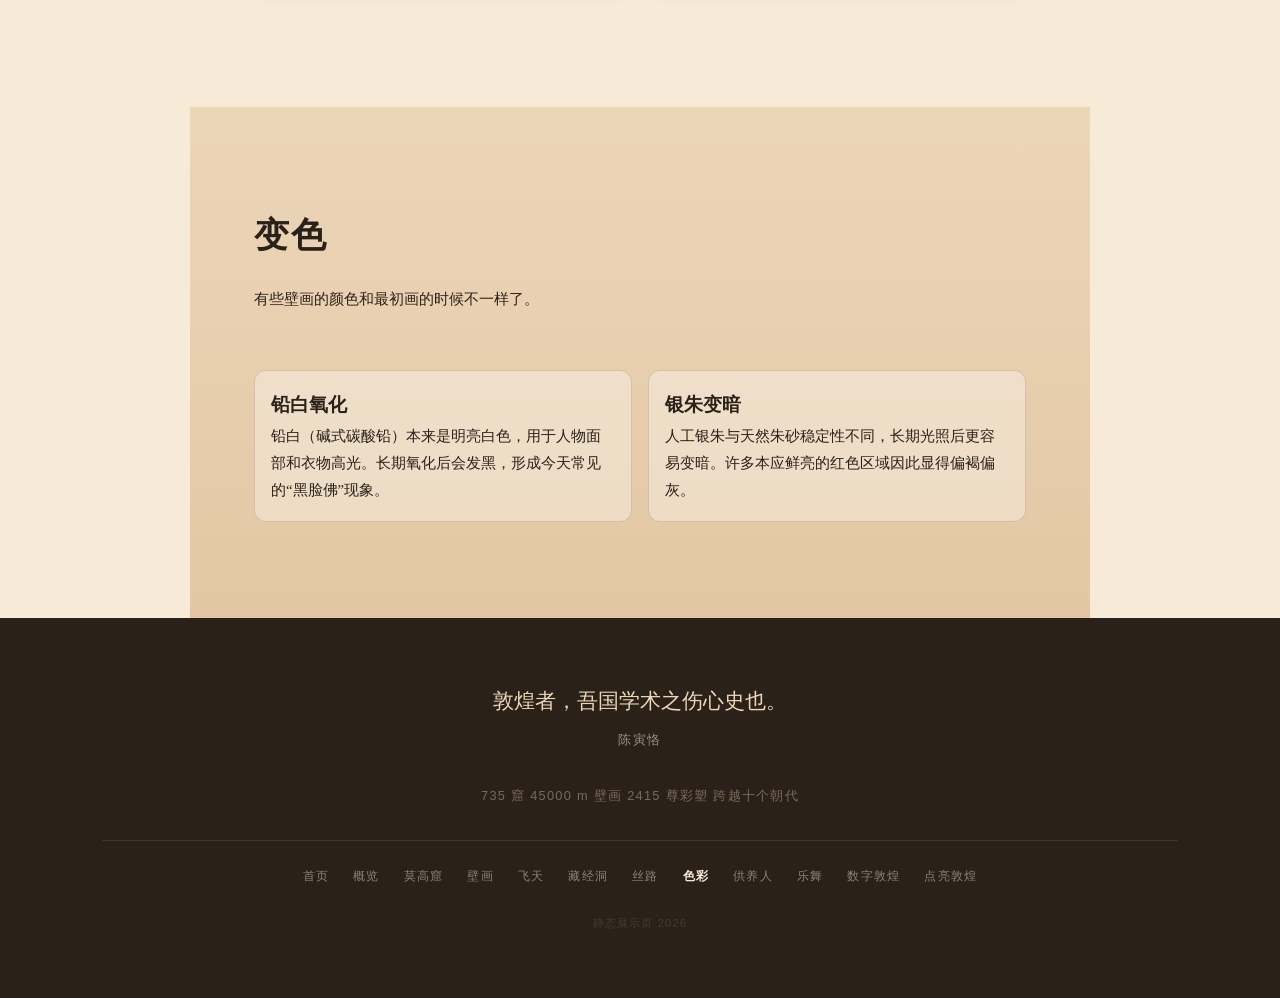
<file: html/colors.html>
﻿<!DOCTYPE html>
<html lang="zh-CN">
<head>
  <meta charset="UTF-8">
  <meta name="viewport" content="width=device-width, initial-scale=1.0">
  <title>色彩｜敦煌数字展</title>
  <link rel="stylesheet" href="../css/common.css"><link rel="stylesheet" href="../css/components.css"><link rel="stylesheet" href="../css/dunhuang-theme.css"><link rel="stylesheet" href="../css/page-styles.css">
</head>
<body class="page-colors">
  <div id="common-header"></div>

  <div class="page-hero" style="background-image:url('../img/dunhuang_banner2.jpg')">
    <h1>色彩</h1>
    <p class="hero-sub">颜料是石头磨成的粉，所以一千年不太褪色。</p>
  </div>

  <section class="sec">
    <div class="sec-lead">
      <h2>矿物色的世界</h2>
      <p>敦煌壁画的颜料几乎全部来自天然矿物。这些颜料价格昂贵、制作费时，但有一个巨大的优点：不会褪色。</p>
    </div>
    <div class="palette-strip">
      <span style="background:#b5332e"></span>
      <span style="background:#1a4a6e"></span>
      <span style="background:#2d5e40"></span>
      <span style="background:#c9a030"></span>
      <span style="background:#7a5230"></span>
      <span style="background:#ddd0b8"></span>
    </div>
    <p class="interactive-tip t-dim" id="color-tip">点击下面色卡，查看该颜色在壁画中的用途。</p>
    <div class="color-showcase">
      <div class="color-item" data-color-name="朱砂" data-color-tip="常用于佛像衣饰、装饰线和重点视觉中心。">
        <span class="color-swatch" style="background:#b5332e"></span>
        <h3>朱砂</h3>
        <p class="t-body">硫化汞，最贵的红色颜料。色相鲜艳、沉稳，用于佛像的嘴唇、袈裟和重要的装饰线条。辰砂矿主要产自湖南和贵州。</p>
      </div>
      <div class="color-item" data-color-name="石青" data-color-tip="常用于天空、水面和背景冷色区域。">
        <span class="color-swatch" style="background:#1a4a6e"></span>
        <h3>石青</h3>
        <p class="t-body">蓝铜矿研磨而成。根据研磨粗细分为头青、二青、三青，颗粒越粗颜色越深。大面积的天空和水面都用石青。</p>
      </div>
      <div class="color-item" data-color-name="石绿" data-color-tip="常见于山石、树木与服饰层次的过渡。">
        <span class="color-swatch" style="background:#2d5e40"></span>
        <h3>石绿</h3>
        <p class="t-body">孔雀石研磨而成，和石青是"姊妹色"它们经常出自同一块矿石。用于树木、山石和服饰。</p>
      </div>
      <div class="color-item" data-color-name="雌黄" data-color-tip="多用于金色装饰区和高亮纹样。">
        <span class="color-swatch" style="background:#c9a030"></span>
        <h3>雌黄</h3>
        <p class="t-body">三硫化二砷，有毒。古人用它涂改文书上的错字，所以"信口雌黄"这个成语就是从这里来的。在壁画中用于金色装饰。</p>
      </div>
      <div class="color-item" data-color-name="赭石" data-color-tip="大量用于地面、山体和人物肤色基底。">
        <span class="color-swatch" style="background:#7a5230"></span>
        <h3>赭石</h3>
        <p class="t-body">氧化铁，最便宜也最常用的颜料。用于人物肤色的底色、山石和土地。几乎每一幅壁画都离不开它。</p>
      </div>
      <div class="color-item" data-color-name="蛤粉" data-color-tip="用于高光和白衣细节，提升层次感。">
        <span class="color-swatch" style="background:#ddd0b8"></span>
        <h3>蛤粉</h3>
        <p class="t-body">蛤蜊壳研磨成的白色粉末。用于人物面部的高光和白色衣物。比铅白安全，不会氧化变黑。</p>
      </div>
    </div>
    <div class="image-gallery">
      <figure class="gallery-item">
        <img src="../img/1.jpeg" alt="敦煌壁画色彩展示">
        <figcaption class="t-dim">壁画中丰富的矿物色彩</figcaption>
      </figure>
      <figure class="gallery-item">
        <img src="../img/2.jpeg" alt="颜料矿物样本">
        <figcaption class="t-dim">制作颜料的天然矿物</figcaption>
      </figure>
    </div>
  </section>

  <section class="sec sec-dark">
    <div class="sec-lead">
      <h2>变色</h2>
      <p>有些壁画的颜色和最初画的时候不一样了。</p>
    </div>
    <div class="change-compare">
      <article class="compare-card">
        <h3>铅白氧化</h3>
        <p class="t-body">铅白（碱式碳酸铅）本来是明亮白色，用于人物面部和衣物高光。长期氧化后会发黑，形成今天常见的“黑脸佛”现象。</p>
      </article>
      <article class="compare-card">
        <h3>银朱变暗</h3>
        <p class="t-body">人工银朱与天然朱砂稳定性不同，长期光照后更容易变暗。许多本应鲜亮的红色区域因此显得偏褐偏灰。</p>
      </article>
    </div>
  </section>

  <div id="common-footer"></div>
  <script src="../js/common.js"></script>
</body>
</html>
</file>
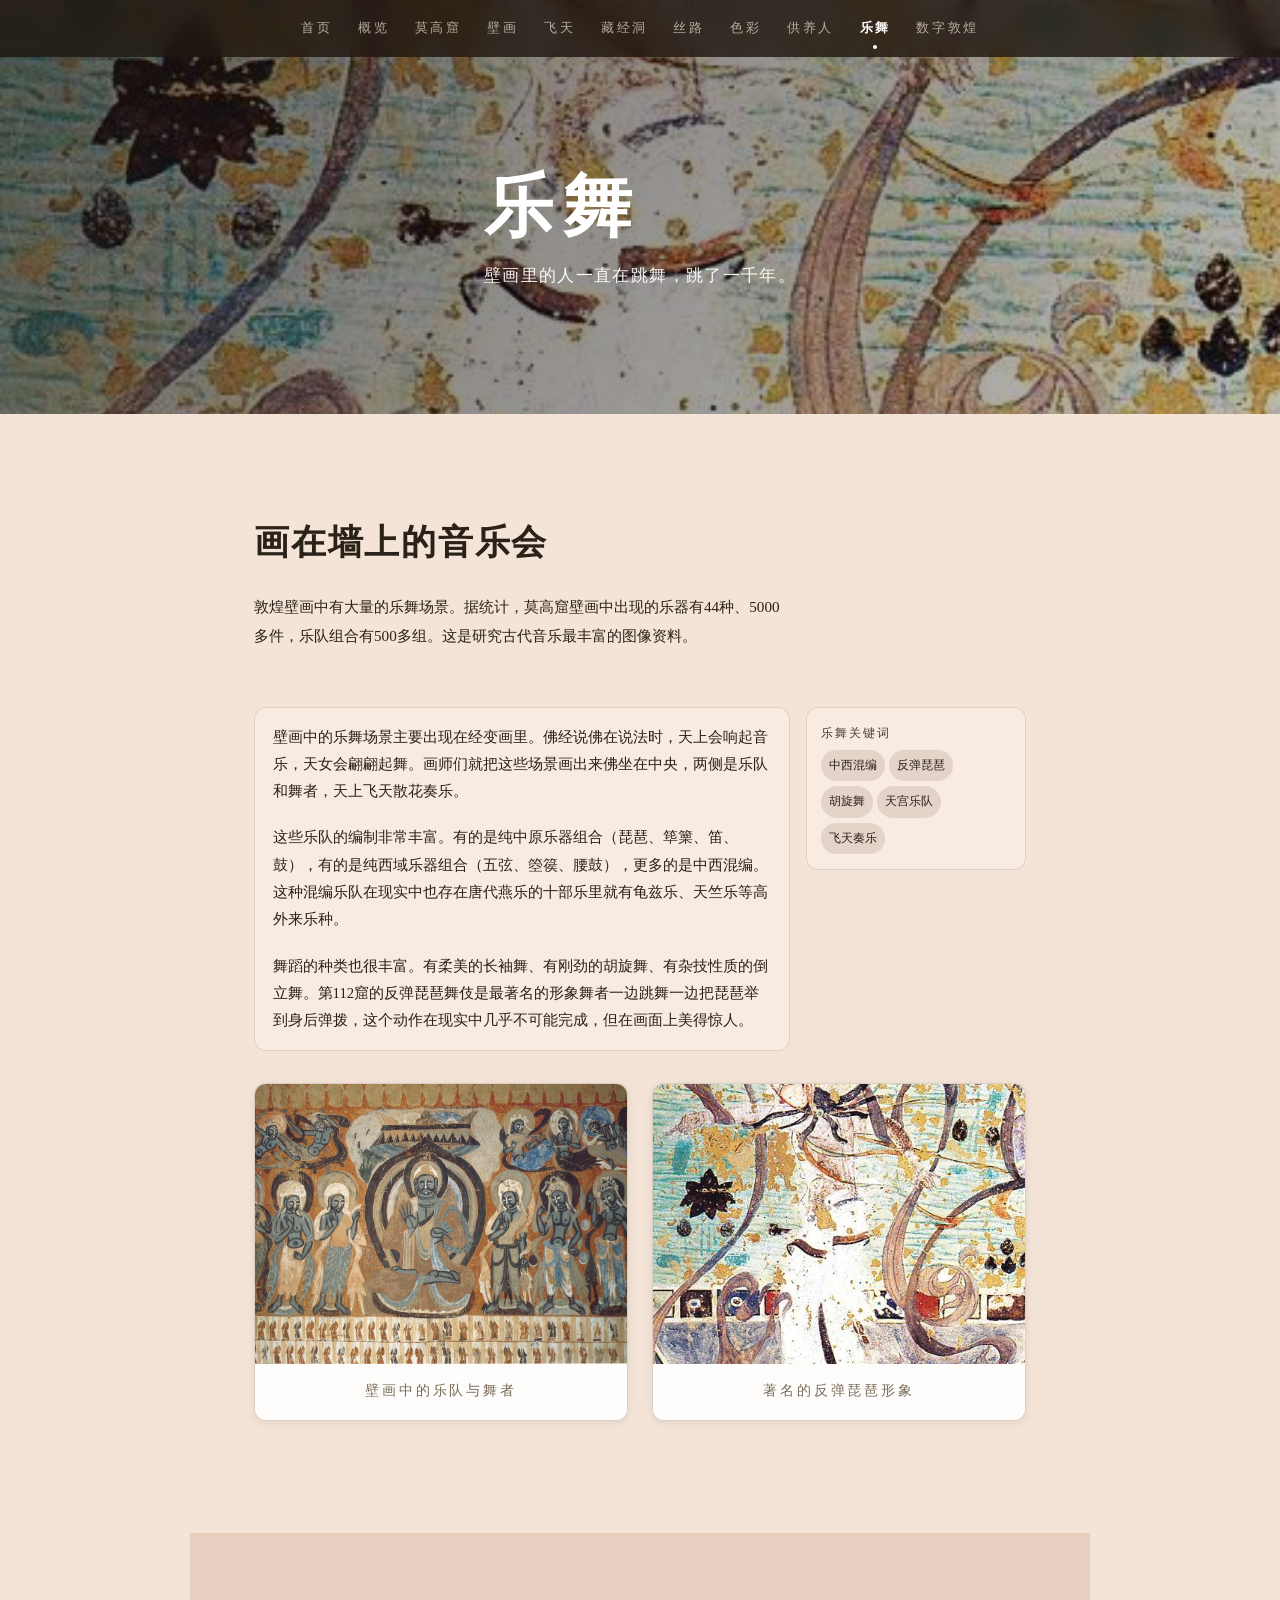
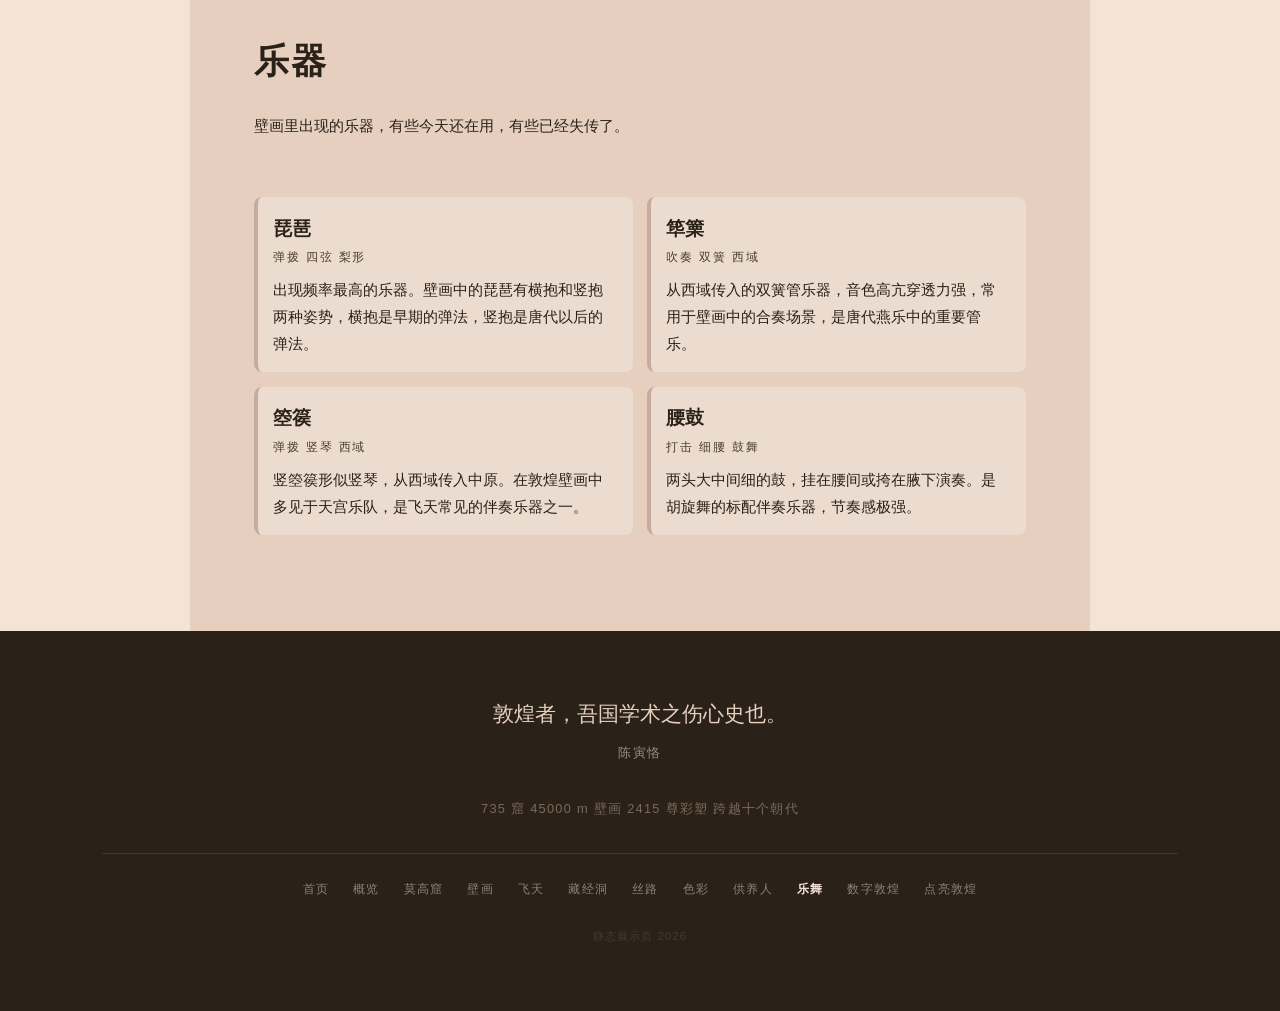
<file: html/dance.html>
﻿<!DOCTYPE html>
<html lang="zh-CN">
<head>
  <meta charset="UTF-8">
  <meta name="viewport" content="width=device-width, initial-scale=1.0">
  <title>乐舞｜敦煌数字展</title>
  <link rel="stylesheet" href="../css/common.css"><link rel="stylesheet" href="../css/components.css"><link rel="stylesheet" href="../css/dunhuang-theme.css"><link rel="stylesheet" href="../css/page-styles.css">
</head>
<body class="page-dance">
  <div id="common-header"></div>

  <div class="page-hero" style="background-image:url('../img/dunhuang_banner2.jpg')">
    <h1>乐舞</h1>
    <p class="hero-sub">壁画里的人一直在跳舞，跳了一千年。</p>
  </div>

  <section class="sec">
    <div class="sec-lead">
      <h2>画在墙上的音乐会</h2>
      <p>敦煌壁画中有大量的乐舞场景。据统计，莫高窟壁画中出现的乐器有44种、5000多件，乐队组合有500多组。这是研究古代音乐最丰富的图像资料。</p>
    </div>
    <div class="stage-board">
      <div class="stage-main prose">
        <p class="t-body">壁画中的乐舞场景主要出现在经变画里。佛经说佛在说法时，天上会响起音乐，天女会翩翩起舞。画师们就把这些场景画出来佛坐在中央，两侧是乐队和舞者，天上飞天散花奏乐。</p>
        <p class="t-body">这些乐队的编制非常丰富。有的是纯中原乐器组合（琵琶、筚篥、笛、鼓），有的是纯西域乐器组合（五弦、箜篌、腰鼓），更多的是中西混编。这种混编乐队在现实中也存在唐代燕乐的十部乐里就有龟兹乐、天竺乐等高外来乐种。</p>
        <p class="t-body">舞蹈的种类也很丰富。有柔美的长袖舞、有刚劲的胡旋舞、有杂技性质的倒立舞。第112窟的反弹琵琶舞伎是最著名的形象舞者一边跳舞一边把琵琶举到身后弹拨，这个动作在现实中几乎不可能完成，但在画面上美得惊人。</p>
      </div>
      <aside class="rhythm-tags">
        <p class="t-label">乐舞关键词</p>
        <span>中西混编</span><span>反弹琵琶</span><span>胡旋舞</span><span>天宫乐队</span><span>飞天奏乐</span>
      </aside>
    </div>
    <div class="image-gallery">
      <figure class="gallery-item">
        <img src="../img/dunhuang_banner3.jpg" alt="敦煌壁画中的乐舞场景">
        <figcaption class="t-dim">壁画中的乐队与舞者</figcaption>
      </figure>
      <figure class="gallery-item">
        <img src="../img/dunhuang_banner2.jpg" alt="反弹琵琶舞伎">
        <figcaption class="t-dim">著名的反弹琵琶形象</figcaption>
      </figure>
    </div>
  </section>

  <section class="sec sec-dark">
    <div class="sec-lead">
      <h2>乐器</h2>
      <p>壁画里出现的乐器，有些今天还在用，有些已经失传了。</p>
    </div>
    <div class="instrument-board">
      <div class="instrument-row">
        <h3>琵琶</h3>
        <p class="char-kw t-label">弹拨  四弦  梨形</p>
        <p class="t-body">出现频率最高的乐器。壁画中的琵琶有横抱和竖抱两种姿势，横抱是早期的弹法，竖抱是唐代以后的弹法。</p>
      </div>
      <div class="instrument-row">
        <h3>筚篥</h3>
        <p class="char-kw t-label">吹奏  双簧  西域</p>
        <p class="t-body">从西域传入的双簧管乐器，音色高亢穿透力强，常用于壁画中的合奏场景，是唐代燕乐中的重要管乐。</p>
      </div>
      <div class="instrument-row">
        <h3>箜篌</h3>
        <p class="char-kw t-label">弹拨  竖琴  西域</p>
        <p class="t-body">竖箜篌形似竖琴，从西域传入中原。在敦煌壁画中多见于天宫乐队，是飞天常见的伴奏乐器之一。</p>
      </div>
      <div class="instrument-row">
        <h3>腰鼓</h3>
        <p class="char-kw t-label">打击  细腰  鼓舞</p>
        <p class="t-body">两头大中间细的鼓，挂在腰间或挎在腋下演奏。是胡旋舞的标配伴奏乐器，节奏感极强。</p>
      </div>
    </div>
  </section>

  <div id="common-footer"></div>
  <script src="../js/common.js"></script>
</body>
</html>
</file>
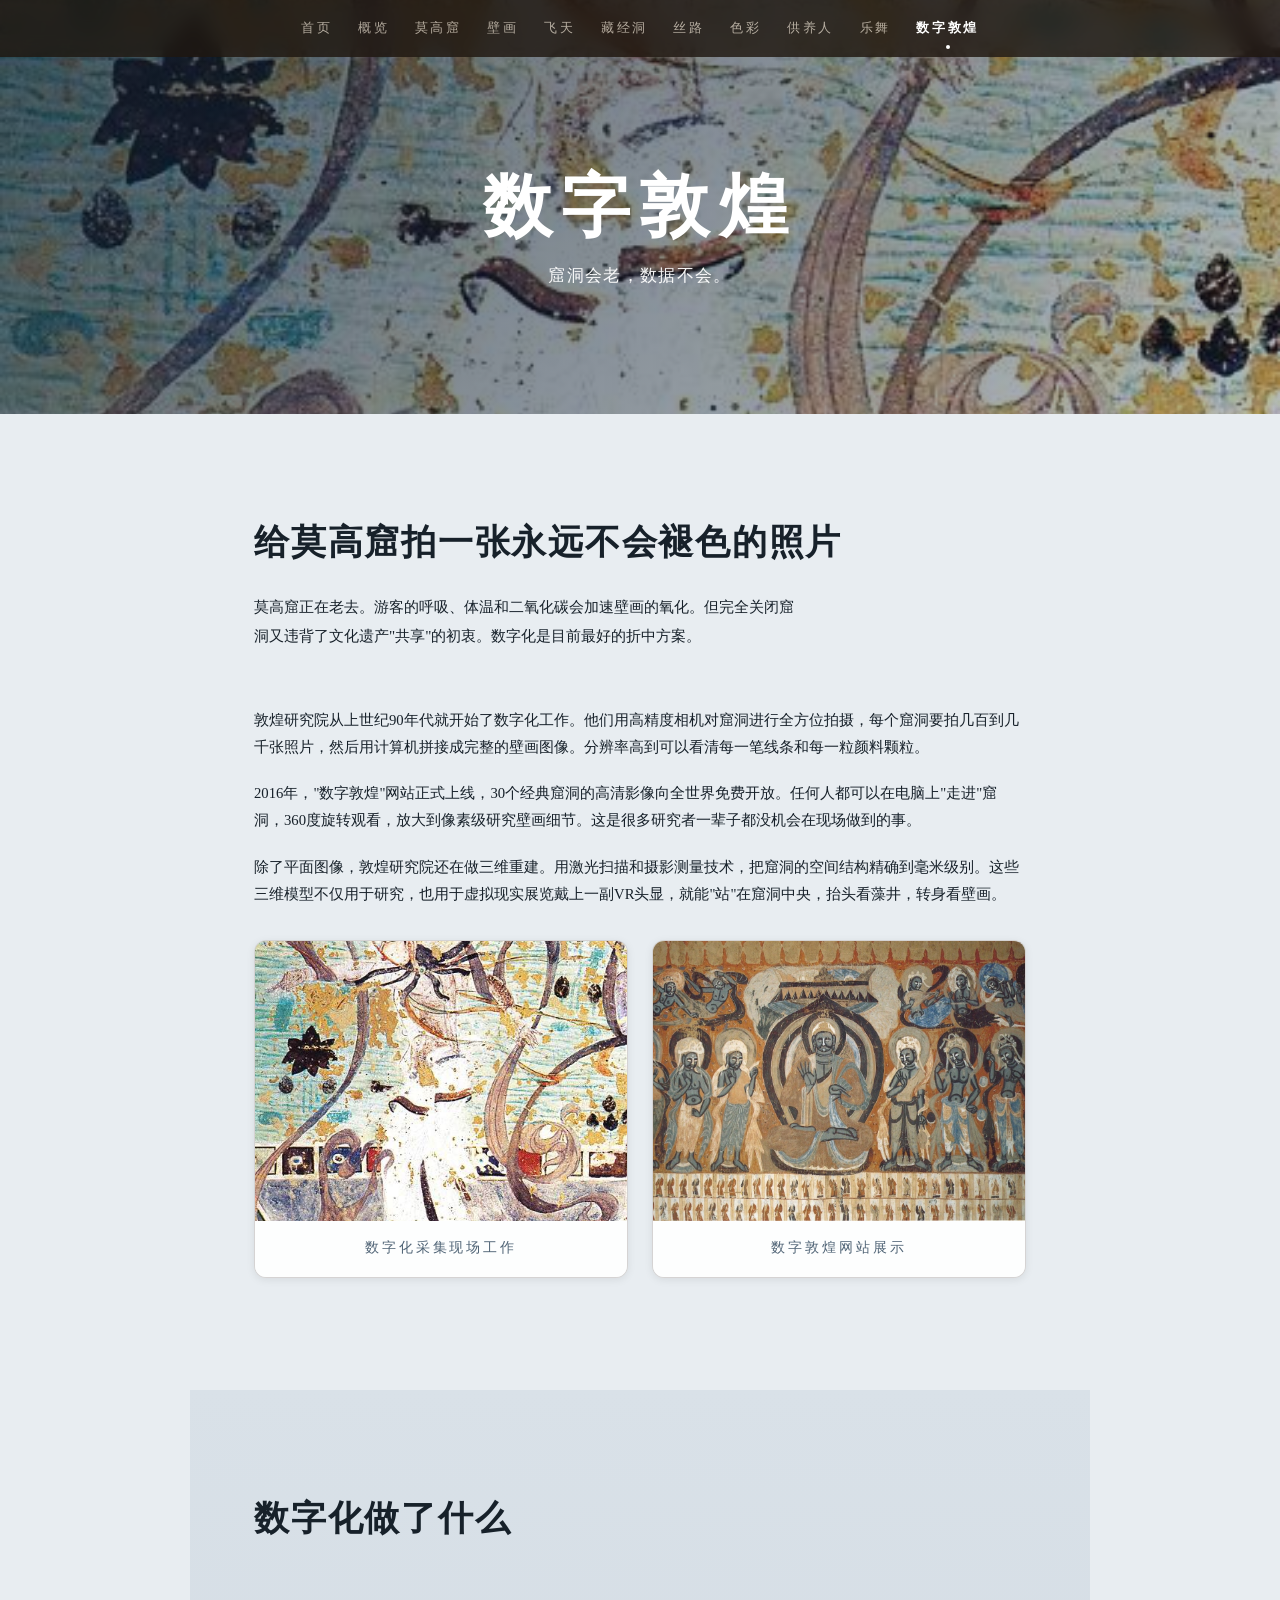
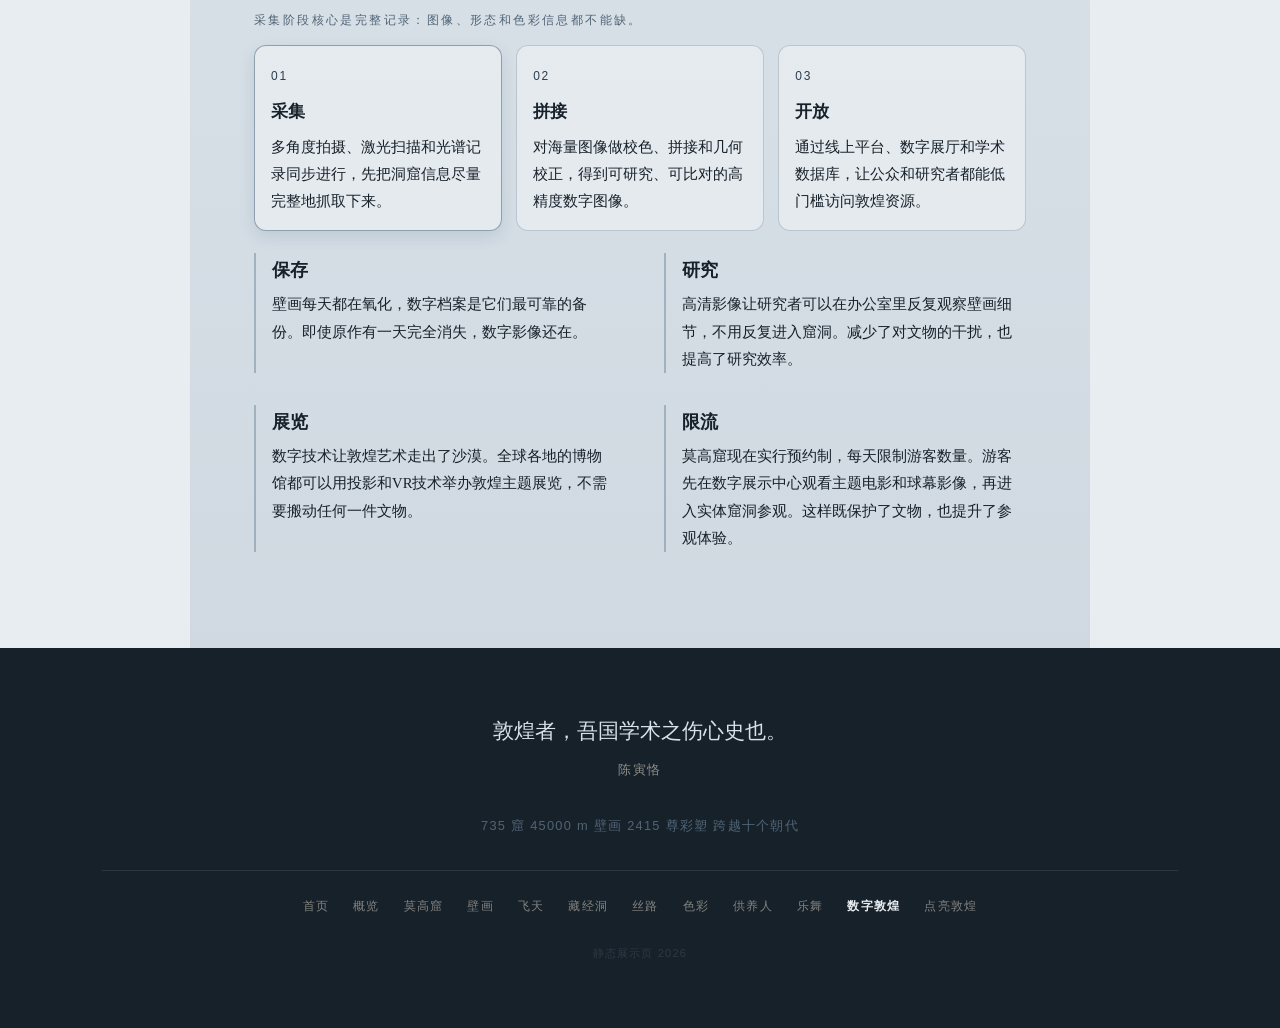
<file: html/digital.html>
﻿<!DOCTYPE html>
<html lang="zh-CN">
<head>
  <meta charset="UTF-8">
  <meta name="viewport" content="width=device-width, initial-scale=1.0">
  <title>数字敦煌｜敦煌数字展</title>
  <link rel="stylesheet" href="../css/common.css"><link rel="stylesheet" href="../css/components.css"><link rel="stylesheet" href="../css/dunhuang-theme.css"><link rel="stylesheet" href="../css/page-styles.css">
</head>
<body class="page-digital">
  <div id="common-header"></div>

  <div class="page-hero" style="background-image:url('../img/dunhuang_banner2.jpg')">
    <h1>数字敦煌</h1>
    <p class="hero-sub">窟洞会老，数据不会。</p>
  </div>

  <section class="sec">
    <div class="sec-lead">
      <h2>给莫高窟拍一张永远不会褪色的照片</h2>
      <p>莫高窟正在老去。游客的呼吸、体温和二氧化碳会加速壁画的氧化。但完全关闭窟洞又违背了文化遗产"共享"的初衷。数字化是目前最好的折中方案。</p>
    </div>
    <div class="prose">
      <p class="t-body">敦煌研究院从上世纪90年代就开始了数字化工作。他们用高精度相机对窟洞进行全方位拍摄，每个窟洞要拍几百到几千张照片，然后用计算机拼接成完整的壁画图像。分辨率高到可以看清每一笔线条和每一粒颜料颗粒。</p>
      <p class="t-body">2016年，"数字敦煌"网站正式上线，30个经典窟洞的高清影像向全世界免费开放。任何人都可以在电脑上"走进"窟洞，360度旋转观看，放大到像素级研究壁画细节。这是很多研究者一辈子都没机会在现场做到的事。</p>
      <p class="t-body">除了平面图像，敦煌研究院还在做三维重建。用激光扫描和摄影测量技术，把窟洞的空间结构精确到毫米级别。这些三维模型不仅用于研究，也用于虚拟现实展览戴上一副VR头显，就能"站"在窟洞中央，抬头看藻井，转身看壁画。</p>
    </div>
    <div class="image-gallery">
      <figure class="gallery-item">
        <img src="../img/dunhuang_banner2.jpg" alt="数字化采集工作">
        <figcaption class="t-dim">数字化采集现场工作</figcaption>
      </figure>
      <figure class="gallery-item">
        <img src="../img/dunhuang_banner3.jpg" alt="数字敦煌网站界面">
        <figcaption class="t-dim">数字敦煌网站展示</figcaption>
      </figure>
    </div>
  </section>

  <section class="sec sec-dark">
    <div class="sec-lead">
      <h2>数字化做了什么</h2>
    </div>
    <p class="interactive-tip t-dim" id="process-tip">点击流程卡，查看该阶段的重点。</p>
    <div class="process-strip">
      <div class="process-step active" data-step-tip="采集阶段核心是完整记录：图像、形态和色彩信息都不能缺。">
        <span class="t-label">01</span>
        <h3>采集</h3>
        <p class="t-body">多角度拍摄、激光扫描和光谱记录同步进行，先把洞窟信息尽量完整地抓取下来。</p>
      </div>
      <div class="process-step" data-step-tip="拼接阶段核心是还原：校色和几何校正保证研究可用性。">
        <span class="t-label">02</span>
        <h3>拼接</h3>
        <p class="t-body">对海量图像做校色、拼接和几何校正，得到可研究、可比对的高精度数字图像。</p>
      </div>
      <div class="process-step" data-step-tip="开放阶段核心是共享：让公众与研究者都能长期访问。">
        <span class="t-label">03</span>
        <h3>开放</h3>
        <p class="t-body">通过线上平台、数字展厅和学术数据库，让公众和研究者都能低门槛访问敦煌资源。</p>
      </div>
    </div>
    <div class="char-list">
      <div class="char">
        <h3>保存</h3>
        <p class="t-body">壁画每天都在氧化，数字档案是它们最可靠的备份。即使原作有一天完全消失，数字影像还在。</p>
      </div>
      <div class="char">
        <h3>研究</h3>
        <p class="t-body">高清影像让研究者可以在办公室里反复观察壁画细节，不用反复进入窟洞。减少了对文物的干扰，也提高了研究效率。</p>
      </div>
      <div class="char">
        <h3>展览</h3>
        <p class="t-body">数字技术让敦煌艺术走出了沙漠。全球各地的博物馆都可以用投影和VR技术举办敦煌主题展览，不需要搬动任何一件文物。</p>
      </div>
      <div class="char">
        <h3>限流</h3>
        <p class="t-body">莫高窟现在实行预约制，每天限制游客数量。游客先在数字展示中心观看主题电影和球幕影像，再进入实体窟洞参观。这样既保护了文物，也提升了参观体验。</p>
      </div>
    </div>
  </section>

  <div id="common-footer"></div>
  <script src="../js/common.js"></script>
</body>
</html>
</file>
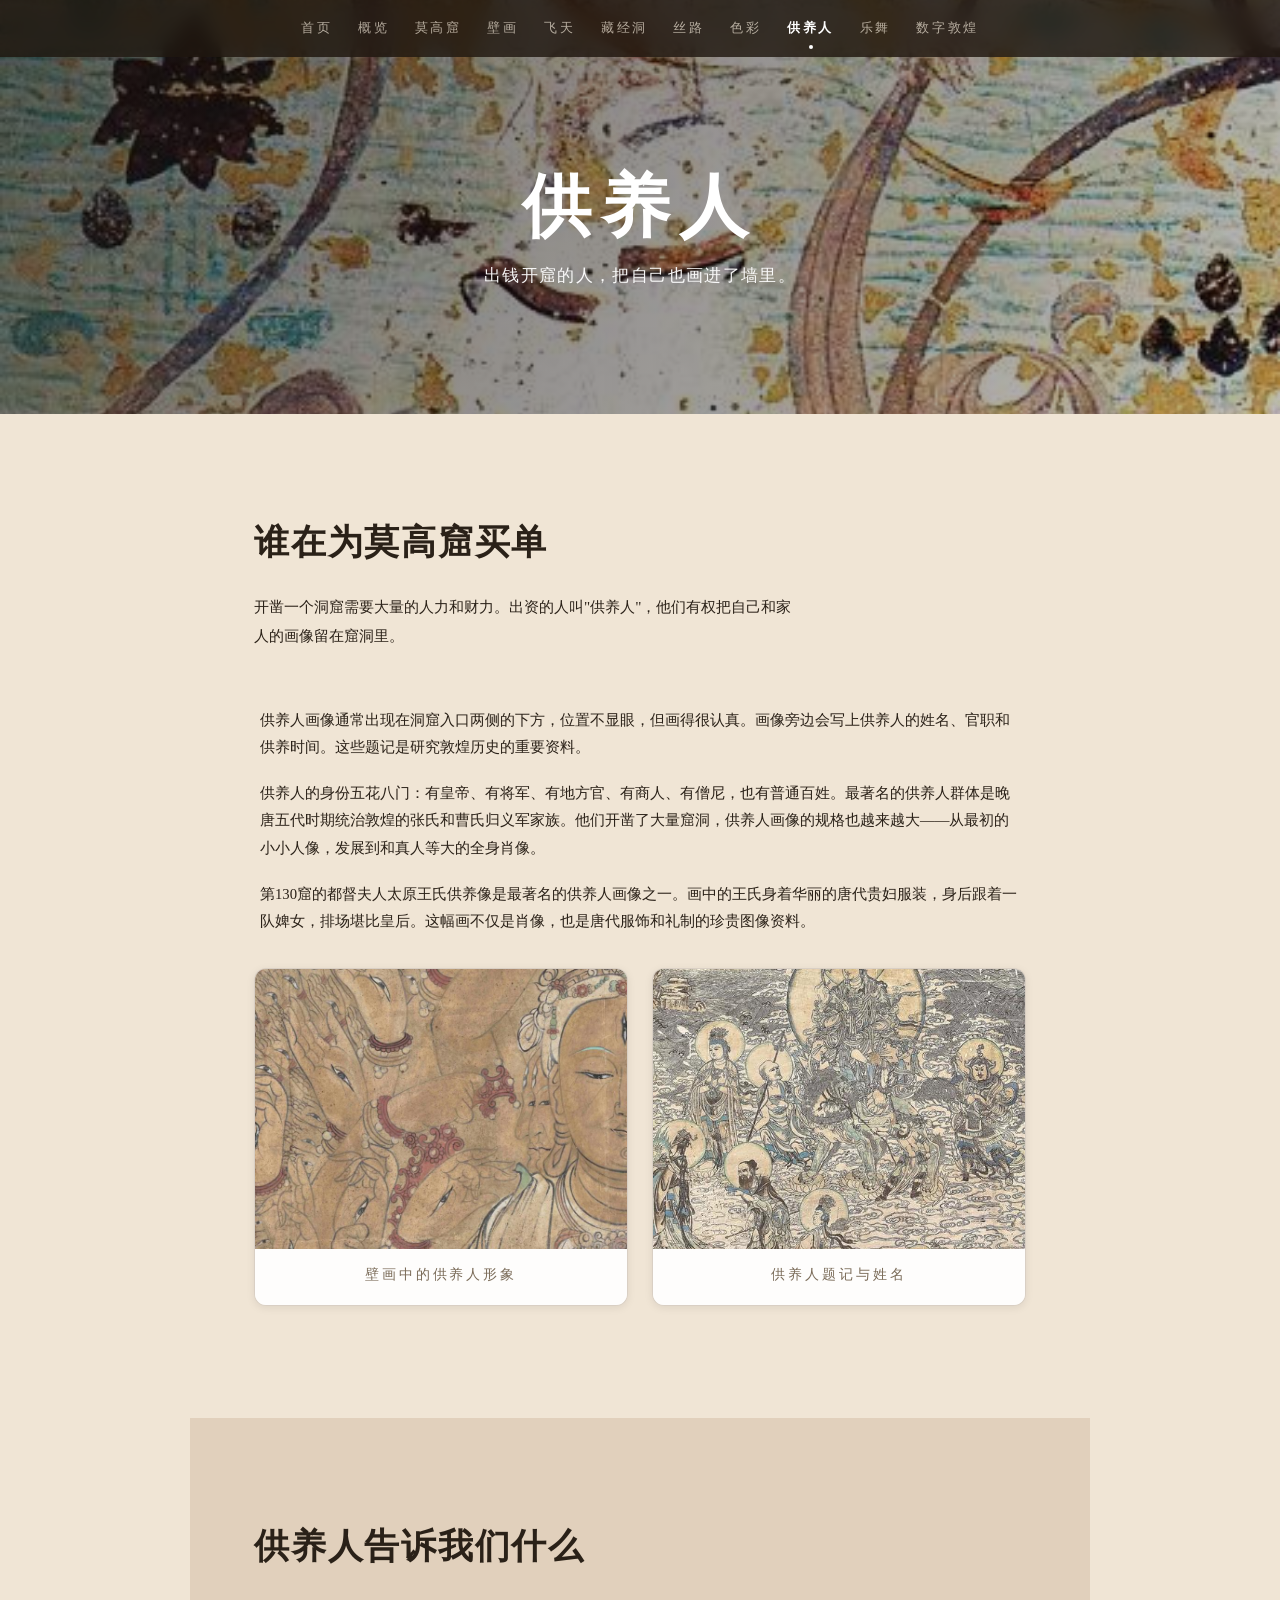
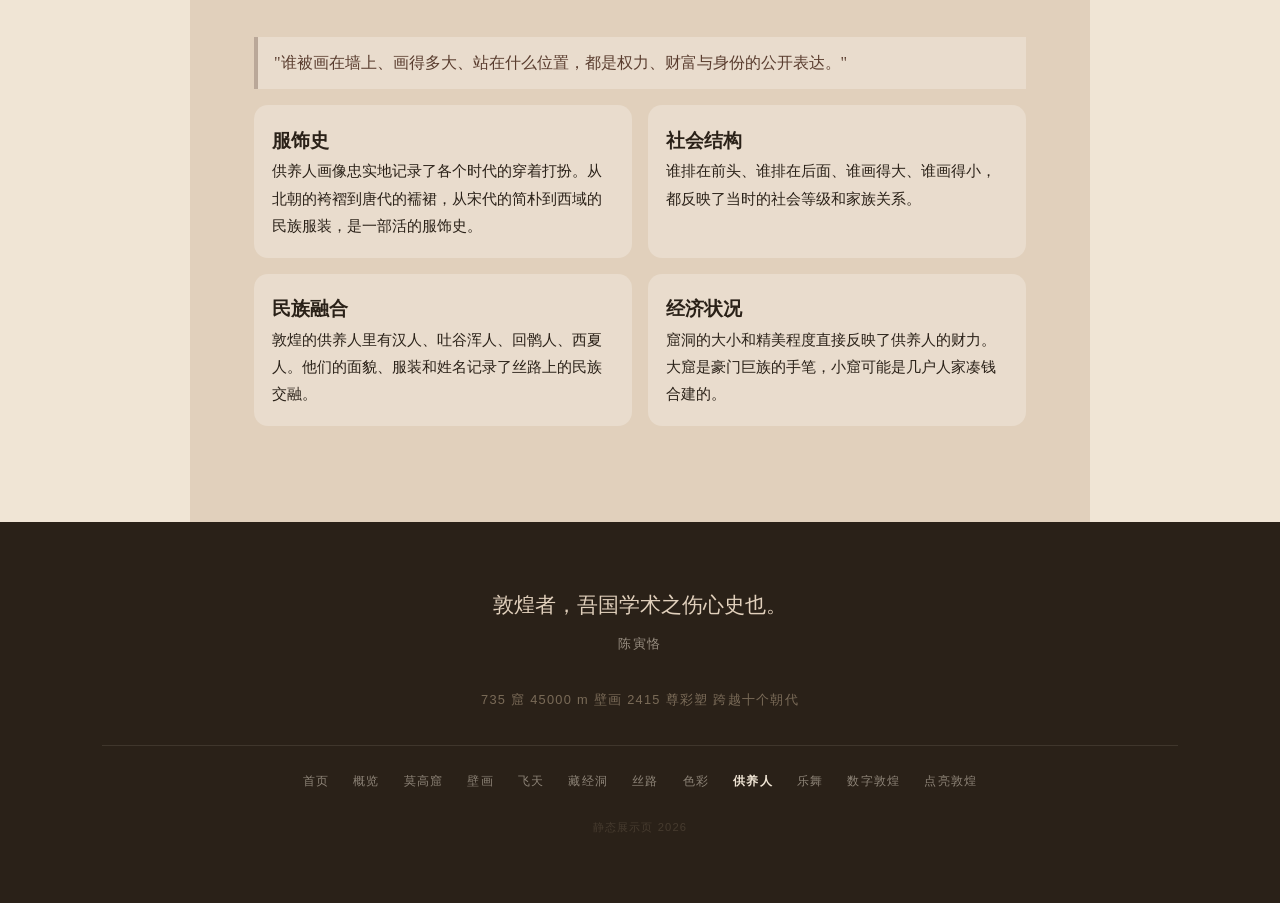
<file: html/donors.html>
﻿<!DOCTYPE html>
<html lang="zh-CN">
<head>
  <meta charset="UTF-8">
  <meta name="viewport" content="width=device-width, initial-scale=1.0">
  <title>供养人｜敦煌数字展</title>
  <link rel="stylesheet" href="../css/common.css"><link rel="stylesheet" href="../css/components.css"><link rel="stylesheet" href="../css/dunhuang-theme.css"><link rel="stylesheet" href="../css/page-styles.css">
</head>
<body class="page-donors">
  <div id="common-header"></div>

  <div class="page-hero" style="background-image:url('../img/dunhuang_banner2.jpg')">
    <h1>供养人</h1>
    <p class="hero-sub">出钱开窟的人，把自己也画进了墙里。</p>
  </div>

  <section class="sec">
    <div class="sec-lead">
      <h2>谁在为莫高窟买单</h2>
      <p>开凿一个洞窟需要大量的人力和财力。出资的人叫"供养人"，他们有权把自己和家人的画像留在窟洞里。</p>
    </div>
    <div class="prose">
      <p class="t-body">供养人画像通常出现在洞窟入口两侧的下方，位置不显眼，但画得很认真。画像旁边会写上供养人的姓名、官职和供养时间。这些题记是研究敦煌历史的重要资料。</p>
      <p class="t-body">供养人的身份五花八门：有皇帝、有将军、有地方官、有商人、有僧尼，也有普通百姓。最著名的供养人群体是晚唐五代时期统治敦煌的张氏和曹氏归义军家族。他们开凿了大量窟洞，供养人画像的规格也越来越大——从最初的小小人像，发展到和真人等大的全身肖像。</p>
      <p class="t-body">第130窟的都督夫人太原王氏供养像是最著名的供养人画像之一。画中的王氏身着华丽的唐代贵妇服装，身后跟着一队婢女，排场堪比皇后。这幅画不仅是肖像，也是唐代服饰和礼制的珍贵图像资料。</p>
    </div>
    <div class="image-gallery">
      <figure class="gallery-item">
        <img src="../img/3.jpeg" alt="供养人画像">
        <figcaption class="t-dim">壁画中的供养人形象</figcaption>
      </figure>
      <figure class="gallery-item">
        <img src="../img/4.jpeg" alt="供养人题记">
        <figcaption class="t-dim">供养人题记与姓名</figcaption>
      </figure>
    </div>
  </section>

  <section class="sec sec-dark">
    <div class="sec-lead">
      <h2>供养人告诉我们什么</h2>
    </div>
    <div class="insight-panel">
      <blockquote class="insight-quote">
        "谁被画在墙上、画得多大、站在什么位置，都是权力、财富与身份的公开表达。"
      </blockquote>
    </div>
    <div class="dossier-grid">
      <div class="dossier-card">
        <h3>服饰史</h3>
        <p class="t-body">供养人画像忠实地记录了各个时代的穿着打扮。从北朝的袴褶到唐代的襦裙，从宋代的简朴到西域的民族服装，是一部活的服饰史。</p>
      </div>
      <div class="dossier-card">
        <h3>社会结构</h3>
        <p class="t-body">谁排在前头、谁排在后面、谁画得大、谁画得小，都反映了当时的社会等级和家族关系。</p>
      </div>
      <div class="dossier-card">
        <h3>民族融合</h3>
        <p class="t-body">敦煌的供养人里有汉人、吐谷浑人、回鹘人、西夏人。他们的面貌、服装和姓名记录了丝路上的民族交融。</p>
      </div>
      <div class="dossier-card">
        <h3>经济状况</h3>
        <p class="t-body">窟洞的大小和精美程度直接反映了供养人的财力。大窟是豪门巨族的手笔，小窟可能是几户人家凑钱合建的。</p>
      </div>
    </div>
  </section>

  <div id="common-footer"></div>
  <script src="../js/common.js"></script>
</body>
</html>
</file>
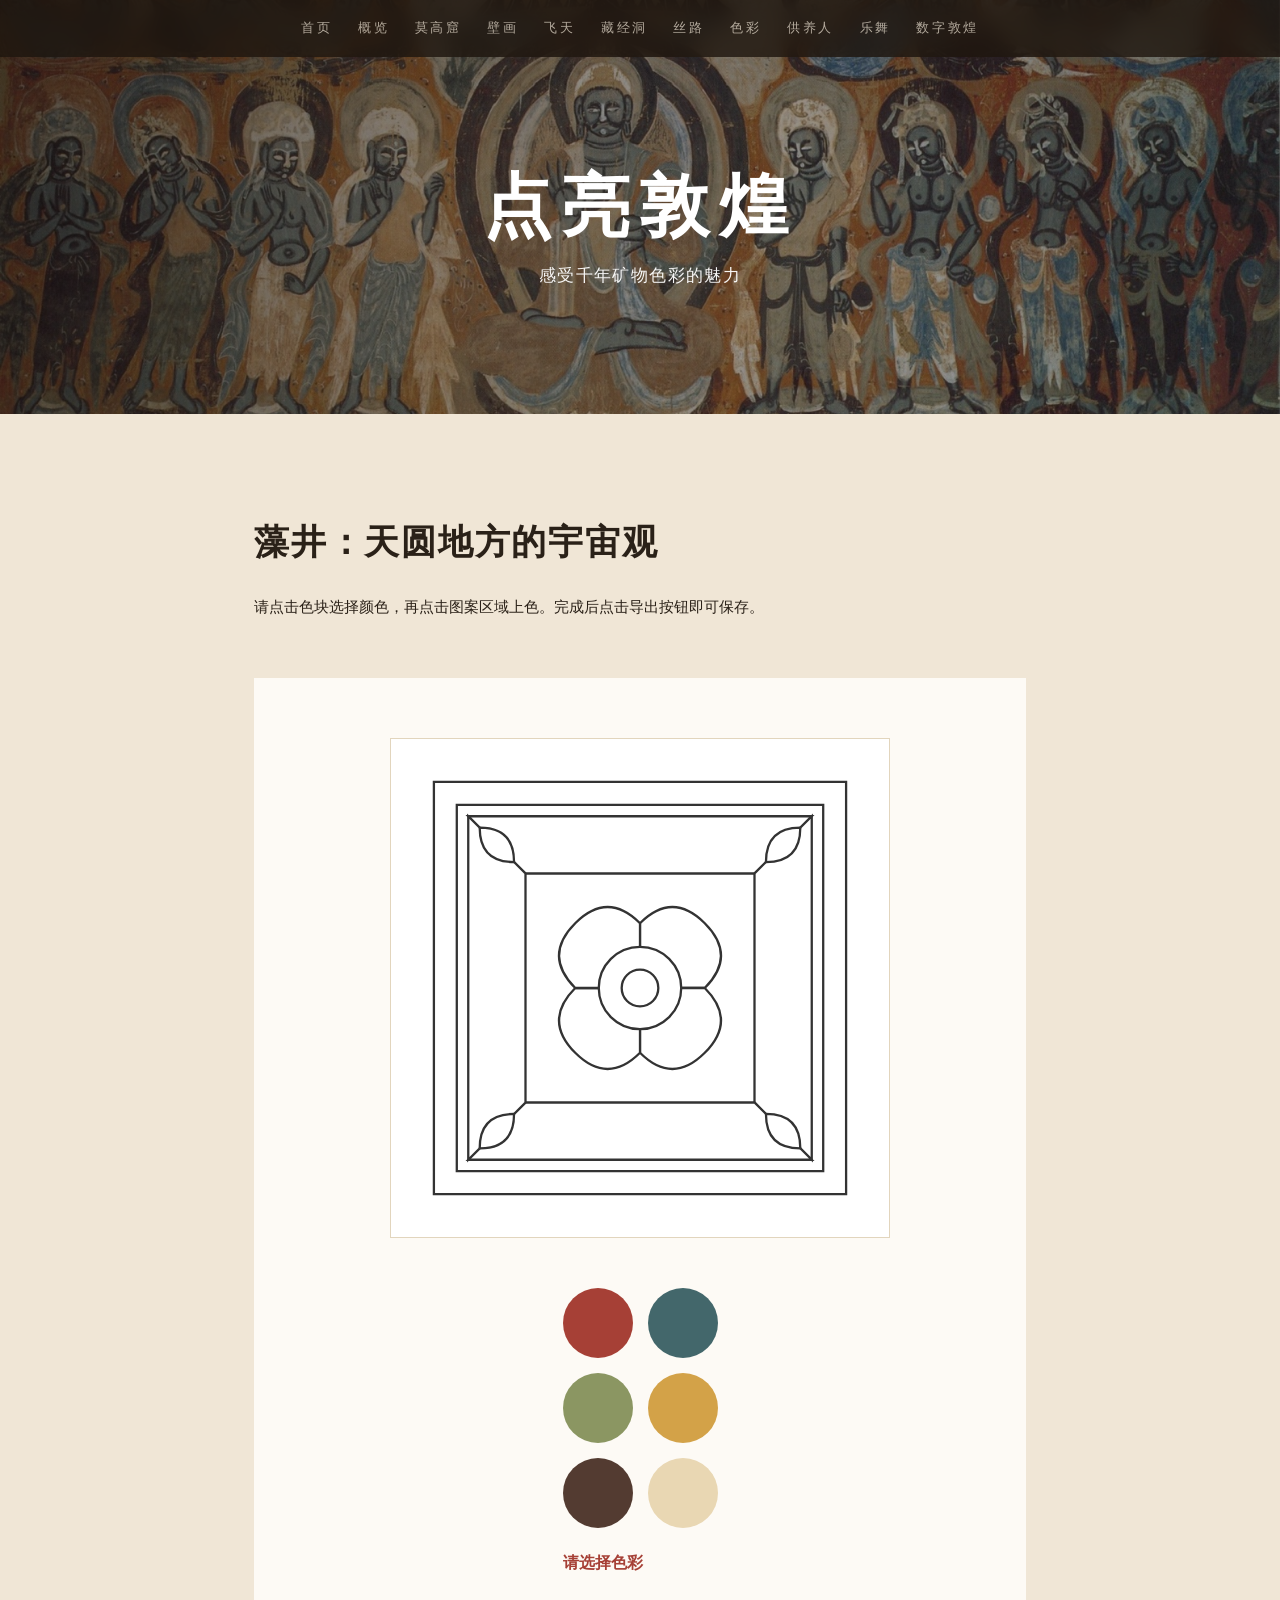
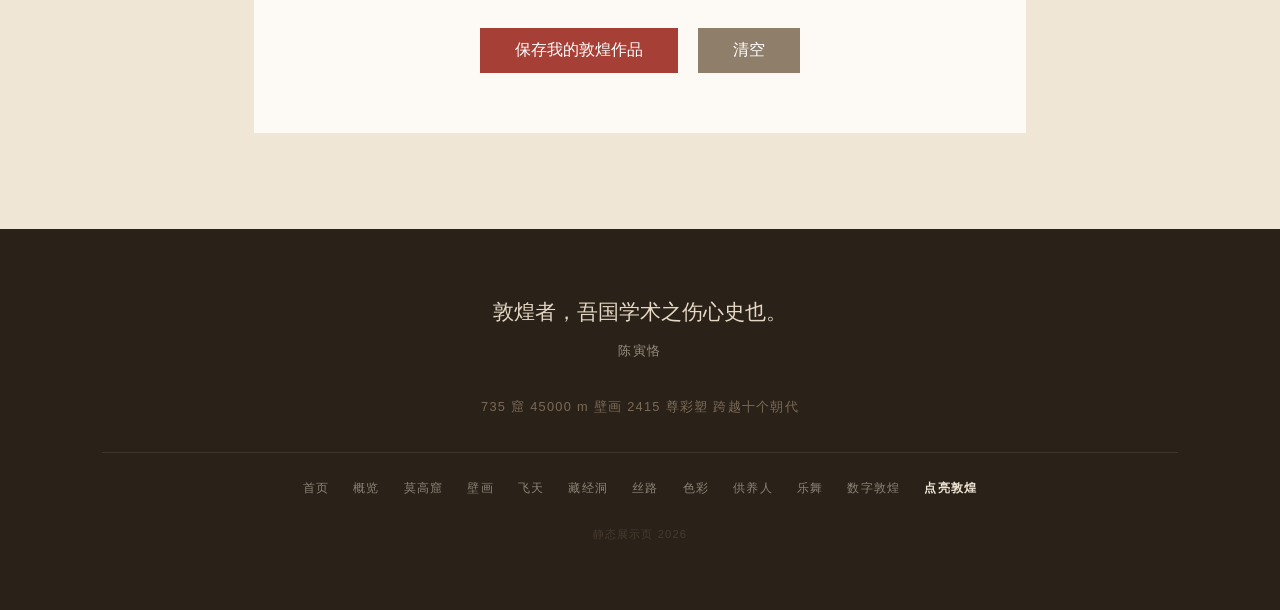
<file: html/interactive.html>
<!DOCTYPE html>
<html lang="zh-CN">
<head>
    <meta charset="UTF-8">
    <meta name="viewport" content="width=device-width, initial-scale=1.0">
    <title>点亮敦煌｜敦煌数字展</title>
    <link rel="stylesheet" href="../css/common.css">
    <link rel="stylesheet" href="../css/components.css">
    <link rel="stylesheet" href="../css/dunhuang-theme.css">
    <link rel="stylesheet" href="../css/page-styles.css">
    <style>
        /* 仅保留页面布局样式 */
        .interactive-section { background: #fdfaf5; padding: 60px 20px; display: flex; flex-direction: column; align-items: center; }
        .workspace { display: flex; flex-wrap: wrap; justify-content: center; gap: 50px; max-width: 1100px; margin: 0 auto; }
        #dunhuang-drawing { width: 100%; max-width: 500px; height: auto; background: #fff; padding: 20px; border: 1px solid #e2d5bd; cursor: crosshair; }

        /* 这里的样式仅用于网页预览时的交互效果 */
        .region { cursor: pointer; transition: fill 0.3s; }
        .region:hover { stroke-width: 2px !important; }

        .palette-grid { display: grid; grid-template-columns: repeat(2, 70px); gap: 15px; }
        .color-item { width: 70px; height: 70px; border-radius: 50%; cursor: pointer; border: 4px solid transparent; transition: all 0.3s; position: relative; }
        .color-item.active { border-color: #A64036; transform: scale(1.1); }
        .color-name { position: absolute; bottom: -25px; width: 100%; text-align: center; font-size: 12px; color: #8e7e6a; }
        .btn-group { margin-top: 50px; display: flex; gap: 20px; }
        .btn-dh { padding: 12px 35px; border: none; cursor: pointer; font-size: 16px; background: #A64036; color: #fff; }
        #tip-box { margin-top: 20px; color: #A64036; font-weight: bold; min-height: 24px; }
    </style>
</head>
<body class="page-interactive">

<div id="common-header"></div>

<div class="page-hero" style="background-image:url('../img/dunhuang_banner3.jpg')">
    <h1>点亮敦煌</h1>
    <p class="hero-sub">感受千年矿物色彩的魅力</p>
</div>

<section class="sec">
    <div class="sec-lead">
        <h2>藻井：天圆地方的宇宙观</h2>
        <p>请点击色块选择颜色，再点击图案区域上色。完成后点击导出按钮即可保存。</p>
    </div>

    <div class="interactive-section">
        <div class="workspace">
            <svg id="dunhuang-drawing" viewBox="0 0 200 200" xmlns="http://www.w3.org/2000/svg">
                <rect width="200" height="200" fill="#ffffff" />

                <path class="region" fill="#ffffff" stroke="#333" stroke-width="1" d="M10,10 H190 V190 H10 Z M20,20 V180 H180 V20 Z" />

                <path class="region" fill="#ffffff" stroke="#333" stroke-width="1" d="M25,25 L50,50 H150 L175,25 Z" />
                <path class="region" fill="#ffffff" stroke="#333" stroke-width="1" d="M175,25 L150,50 V150 L175,175 Z" />
                <path class="region" fill="#ffffff" stroke="#333" stroke-width="1" d="M175,175 L150,150 H50 L25,175 Z" />
                <path class="region" fill="#ffffff" stroke="#333" stroke-width="1" d="M25,175 L50,150 V50 L25,25 Z" />

                <g transform="rotate(45 100 100)">
                    <path class="region" fill="#ffffff" stroke="#333" stroke-width="1" d="M100,60 Q120,60 120,80 L100,100 L80,80 Q80,60 100,60 Z" />
                    <path class="region" fill="#ffffff" stroke="#333" stroke-width="1" d="M140,100 Q140,120 120,120 L100,100 L120,80 Q140,80 140,100 Z" />
                    <path class="region" fill="#ffffff" stroke="#333" stroke-width="1" d="M100,140 Q80,140 80,120 L100,100 L120,120 Q120,140 100,140 Z" />
                    <path class="region" fill="#ffffff" stroke="#333" stroke-width="1" d="M60,100 Q60,80 80,80 L100,100 L80,120 Q60,120 60,100 Z" />
                </g>

                <circle class="region" fill="#ffffff" stroke="#333" stroke-width="1" cx="100" cy="100" r="18" />
                <circle class="region" fill="#ffffff" stroke="#333" stroke-width="1" cx="100" cy="100" r="8" />

                <path class="region" fill="#ffffff" stroke="#333" stroke-width="1" d="M30,30 Q45,30 45,45 Q30,45 30,30" />
                <path class="region" fill="#ffffff" stroke="#333" stroke-width="1" d="M170,30 Q155,30 155,45 Q170,45 170,30" />
                <path class="region" fill="#ffffff" stroke="#333" stroke-width="1" d="M30,170 Q45,170 45,155 Q30,155 30,170" />
                <path class="region" fill="#ffffff" stroke="#333" stroke-width="1" d="M170,170 Q155,170 155,155 Q170,155 170,170" />
            </svg>

            <div class="color-tool">
                <div class="palette-grid">
                    <div class="color-item" style="background: #A64036;" data-color="#A64036" data-name="朱砂"></div>
                    <div class="color-item" style="background: #43676B;" data-color="#43676B" data-name="石青"></div>
                    <div class="color-item" style="background: #8B9662;" data-color="#8B9662" data-name="石绿"></div>
                    <div class="color-item" style="background: #D3A248;" data-color="#D3A248" data-name="藤黄"></div>
                    <div class="color-item" style="background: #533B31;" data-color="#533B31" data-name="赭石"></div>
                    <div class="color-item" style="background: #E9D7B3;" data-color="#E9D7B3" data-name="土黄"></div>
                </div>
                <div id="tip-box">请选择色彩</div>
            </div>
        </div>

        <div class="btn-group">
            <button class="btn-dh" id="download-btn">保存我的敦煌作品</button>
            <button class="btn-dh" style="background:#8e7e6a" id="clear-btn">清空</button>
        </div>
    </div>
</section>

<canvas id="canvas-export" width="1000" height="1000" style="display:none;"></canvas>
<div id="common-footer"></div>
<script src="../js/common.js"></script>
<script>
    const svg = document.getElementById('dunhuang-drawing');
    const regions = document.querySelectorAll('.region');
    const colorItems = document.querySelectorAll('.color-item');
    const tipBox = document.getElementById('tip-box');
    let currentColor = null;

    // 1. 颜色选择逻辑
    colorItems.forEach(item => {
        item.addEventListener('click', () => {
            colorItems.forEach(i => i.classList.remove('active'));
            item.classList.add('active');
            currentColor = item.dataset.color;
            tipBox.innerText = `当前选中：${item.dataset.name}`;
        });
    });

    // 2. 上色逻辑
    regions.forEach(region => {
        region.addEventListener('click', () => {
            if (currentColor) {
                // 重要：直接修改 fill 属性，而不是仅修改 style，确保能被 XMLSerializer 抓取
                region.setAttribute('fill', currentColor);
                region.style.fill = currentColor;
            } else {
                tipBox.innerText = "请先点击右侧色块";
            }
        });
    });

    // 3. 导出逻辑
    document.getElementById('download-btn').addEventListener('click', () => {
        const canvas = document.getElementById('canvas-export');
        const ctx = canvas.getContext('2d');

        // 序列化 SVG 为 XML 字符串
        const svgData = new XMLSerializer().serializeToString(svg);

        // 使用 Blob 处理以解决中文乱码或特殊字符问题
        const svgBlob = new Blob([svgData], {type: 'image/svg+xml;charset=utf-8'});
        const url = URL.createObjectURL(svgBlob);

        const img = new Image();
        img.onload = function() {
            ctx.clearRect(0, 0, canvas.width, canvas.height);
            // 先铺一层纯白底色，防止透明导出时在某些软件里变黑
            ctx.fillStyle = "#ffffff";
            ctx.fillRect(0, 0, canvas.width, canvas.height);
            // 绘制图片
            ctx.drawImage(img, 0, 0, 1000, 1000);

            // 转换并下载
            const pngUrl = canvas.toDataURL("image/png");
            const a = document.createElement("a");
            a.href = pngUrl;
            a.download = "点亮敦煌_作品.png";
            document.body.appendChild(a);
            a.click();
            document.body.removeChild(a);

            // 释放内存
            URL.revokeObjectURL(url);
        };
        img.src = url;
    });

    // 4. 清空
    document.getElementById('clear-btn').addEventListener('click', () => {
        regions.forEach(r => {
            r.setAttribute('fill', '#ffffff');
            r.style.fill = '#ffffff';
        });
    });
</script>
</body>
</html>
</file>
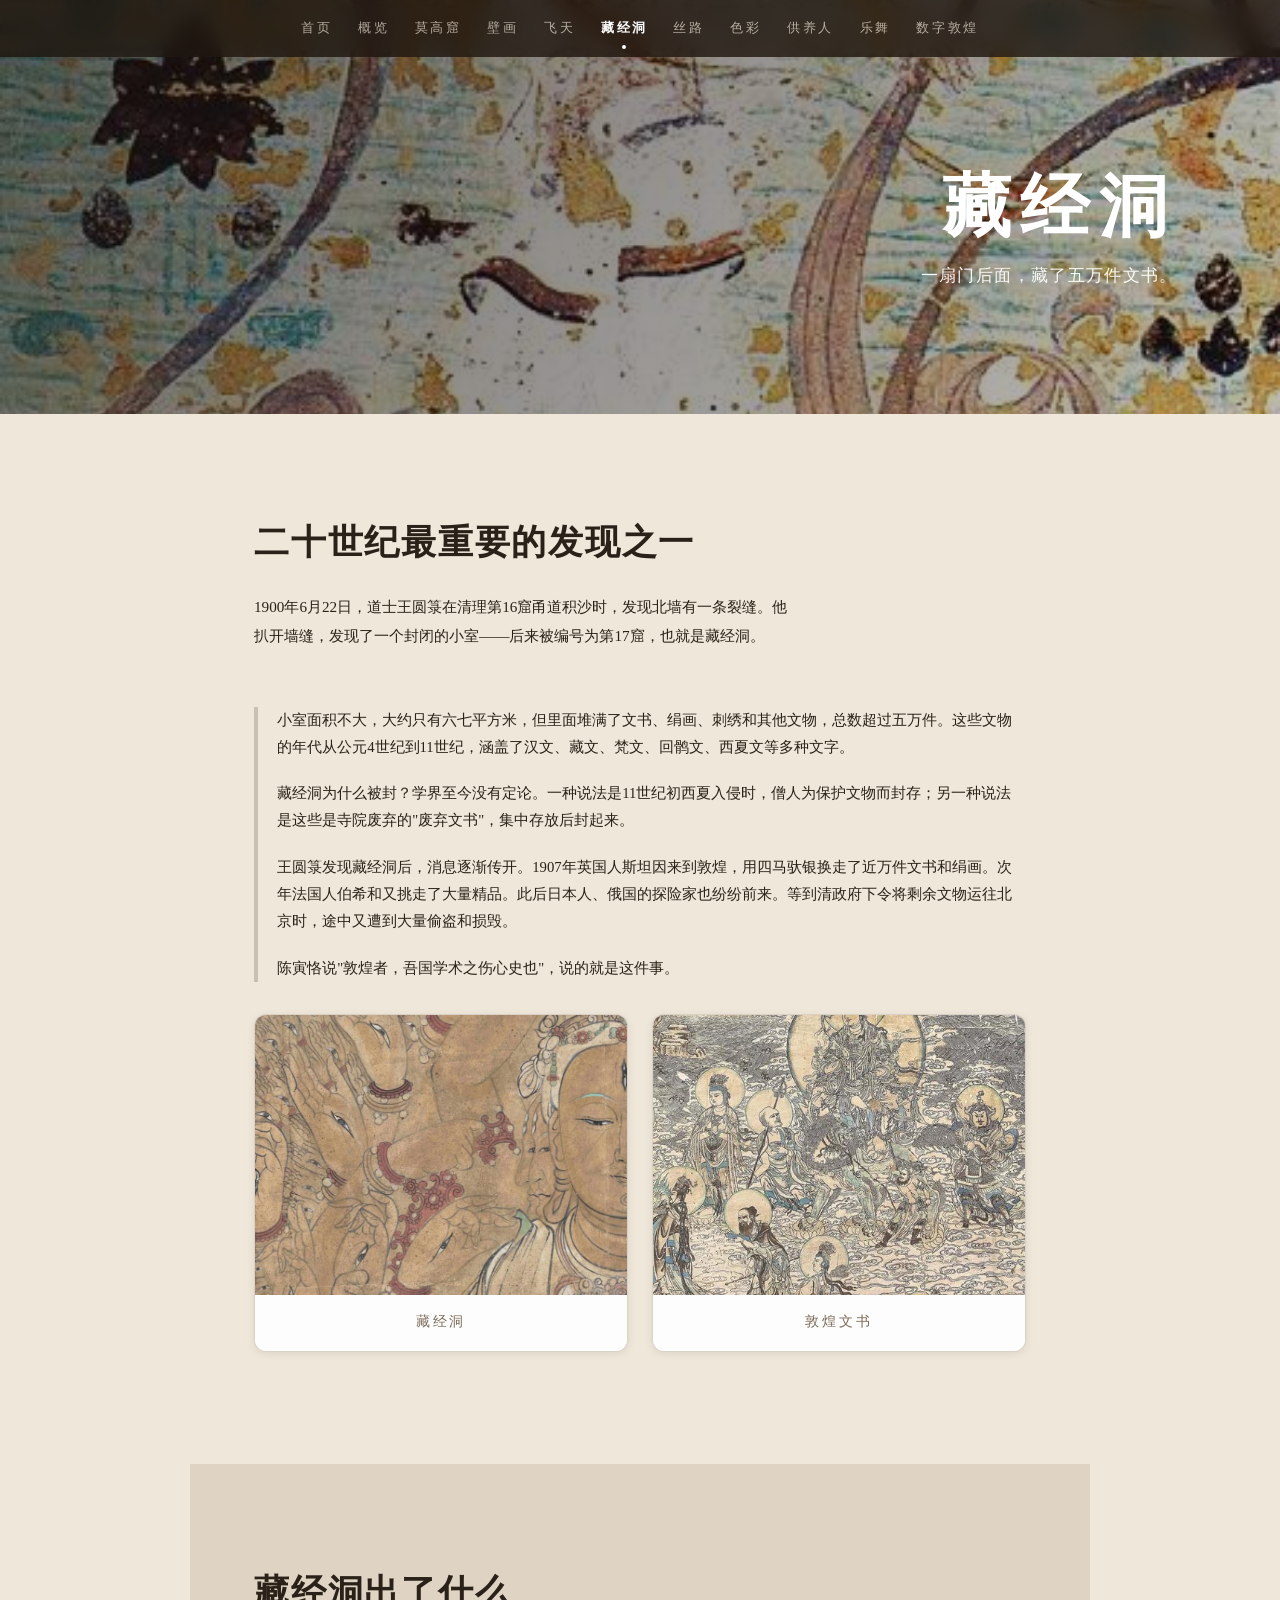
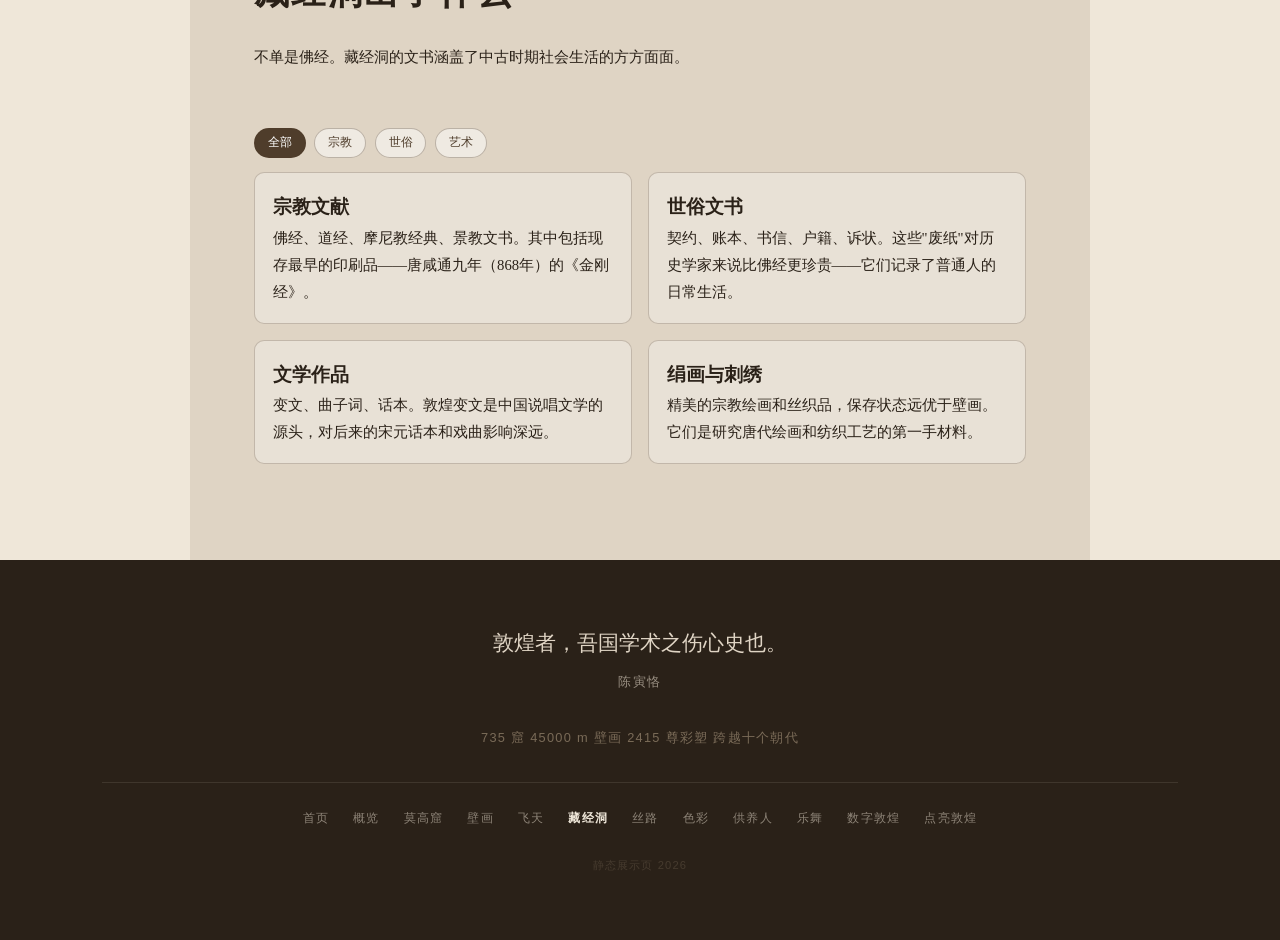
<file: html/library-cave.html>
﻿<!DOCTYPE html>
<html lang="zh-CN">
<head>
  <meta charset="UTF-8">
  <meta name="viewport" content="width=device-width, initial-scale=1.0">
  <title>藏经洞｜敦煌数字展</title>
  <link rel="stylesheet" href="../css/common.css"><link rel="stylesheet" href="../css/components.css"><link rel="stylesheet" href="../css/dunhuang-theme.css"><link rel="stylesheet" href="../css/page-styles.css">
</head>
<body class="page-library-cave">
  <div id="common-header"></div>

  <div class="page-hero" style="background-image:url('../img/dunhuang_banner2.jpg')">
    <h1>藏经洞</h1>
    <p class="hero-sub">一扇门后面，藏了五万件文书。</p>
  </div>

  <section class="sec">
    <div class="sec-lead">
      <h2>二十世纪最重要的发现之一</h2>
      <p>1900年6月22日，道士王圆箓在清理第16窟甬道积沙时，发现北墙有一条裂缝。他扒开墙缝，发现了一个封闭的小室——后来被编号为第17窟，也就是藏经洞。</p>
    </div>
    <div class="prose">
      <p class="t-body">小室面积不大，大约只有六七平方米，但里面堆满了文书、绢画、刺绣和其他文物，总数超过五万件。这些文物的年代从公元4世纪到11世纪，涵盖了汉文、藏文、梵文、回鹘文、西夏文等多种文字。</p>
      <p class="t-body">藏经洞为什么被封？学界至今没有定论。一种说法是11世纪初西夏入侵时，僧人为保护文物而封存；另一种说法是这些是寺院废弃的"废弃文书"，集中存放后封起来。</p>
      <p class="t-body">王圆箓发现藏经洞后，消息逐渐传开。1907年英国人斯坦因来到敦煌，用四马驮银换走了近万件文书和绢画。次年法国人伯希和又挑走了大量精品。此后日本人、俄国的探险家也纷纷前来。等到清政府下令将剩余文物运往北京时，途中又遭到大量偷盗和损毁。</p>
      <p class="t-body">陈寅恪说"敦煌者，吾国学术之伤心史也"，说的就是这件事。</p>
    </div>
    <div class="image-gallery">
      <figure class="gallery-item">
        <img src="../img/3.jpeg" alt="藏经洞">
        <figcaption class="t-dim">藏经洞</figcaption>
      </figure>
      <figure class="gallery-item">
        <img src="../img/4.jpeg" alt="敦煌文书">
        <figcaption class="t-dim">敦煌文书</figcaption>
      </figure>
    </div>
  </section>

  <section class="sec sec-dark">
    <div class="sec-lead">
      <h2>藏经洞出了什么</h2>
      <p>不单是佛经。藏经洞的文书涵盖了中古时期社会生活的方方面面。</p>
    </div>
    <div class="archive-filters">
      <button class="archive-filter active" data-filter="all" type="button">全部</button>
      <button class="archive-filter" data-filter="religion" type="button">宗教</button>
      <button class="archive-filter" data-filter="secular" type="button">世俗</button>
      <button class="archive-filter" data-filter="art" type="button">艺术</button>
    </div>
    <div class="archive-grid">
      <div class="archive-item" data-type="religion">
        <h3>宗教文献</h3>
        <p class="t-body">佛经、道经、摩尼教经典、景教文书。其中包括现存最早的印刷品——唐咸通九年（868年）的《金刚经》。</p>
      </div>
      <div class="archive-item" data-type="secular">
        <h3>世俗文书</h3>
        <p class="t-body">契约、账本、书信、户籍、诉状。这些"废纸"对历史学家来说比佛经更珍贵——它们记录了普通人的日常生活。</p>
      </div>
      <div class="archive-item" data-type="art">
        <h3>文学作品</h3>
        <p class="t-body">变文、曲子词、话本。敦煌变文是中国说唱文学的源头，对后来的宋元话本和戏曲影响深远。</p>
      </div>
      <div class="archive-item" data-type="art">
        <h3>绢画与刺绣</h3>
        <p class="t-body">精美的宗教绘画和丝织品，保存状态远优于壁画。它们是研究唐代绘画和纺织工艺的第一手材料。</p>
      </div>
    </div>
  </section>

  <div id="common-footer"></div>
  <script src="../js/common.js"></script>
</body>
</html>
</file>
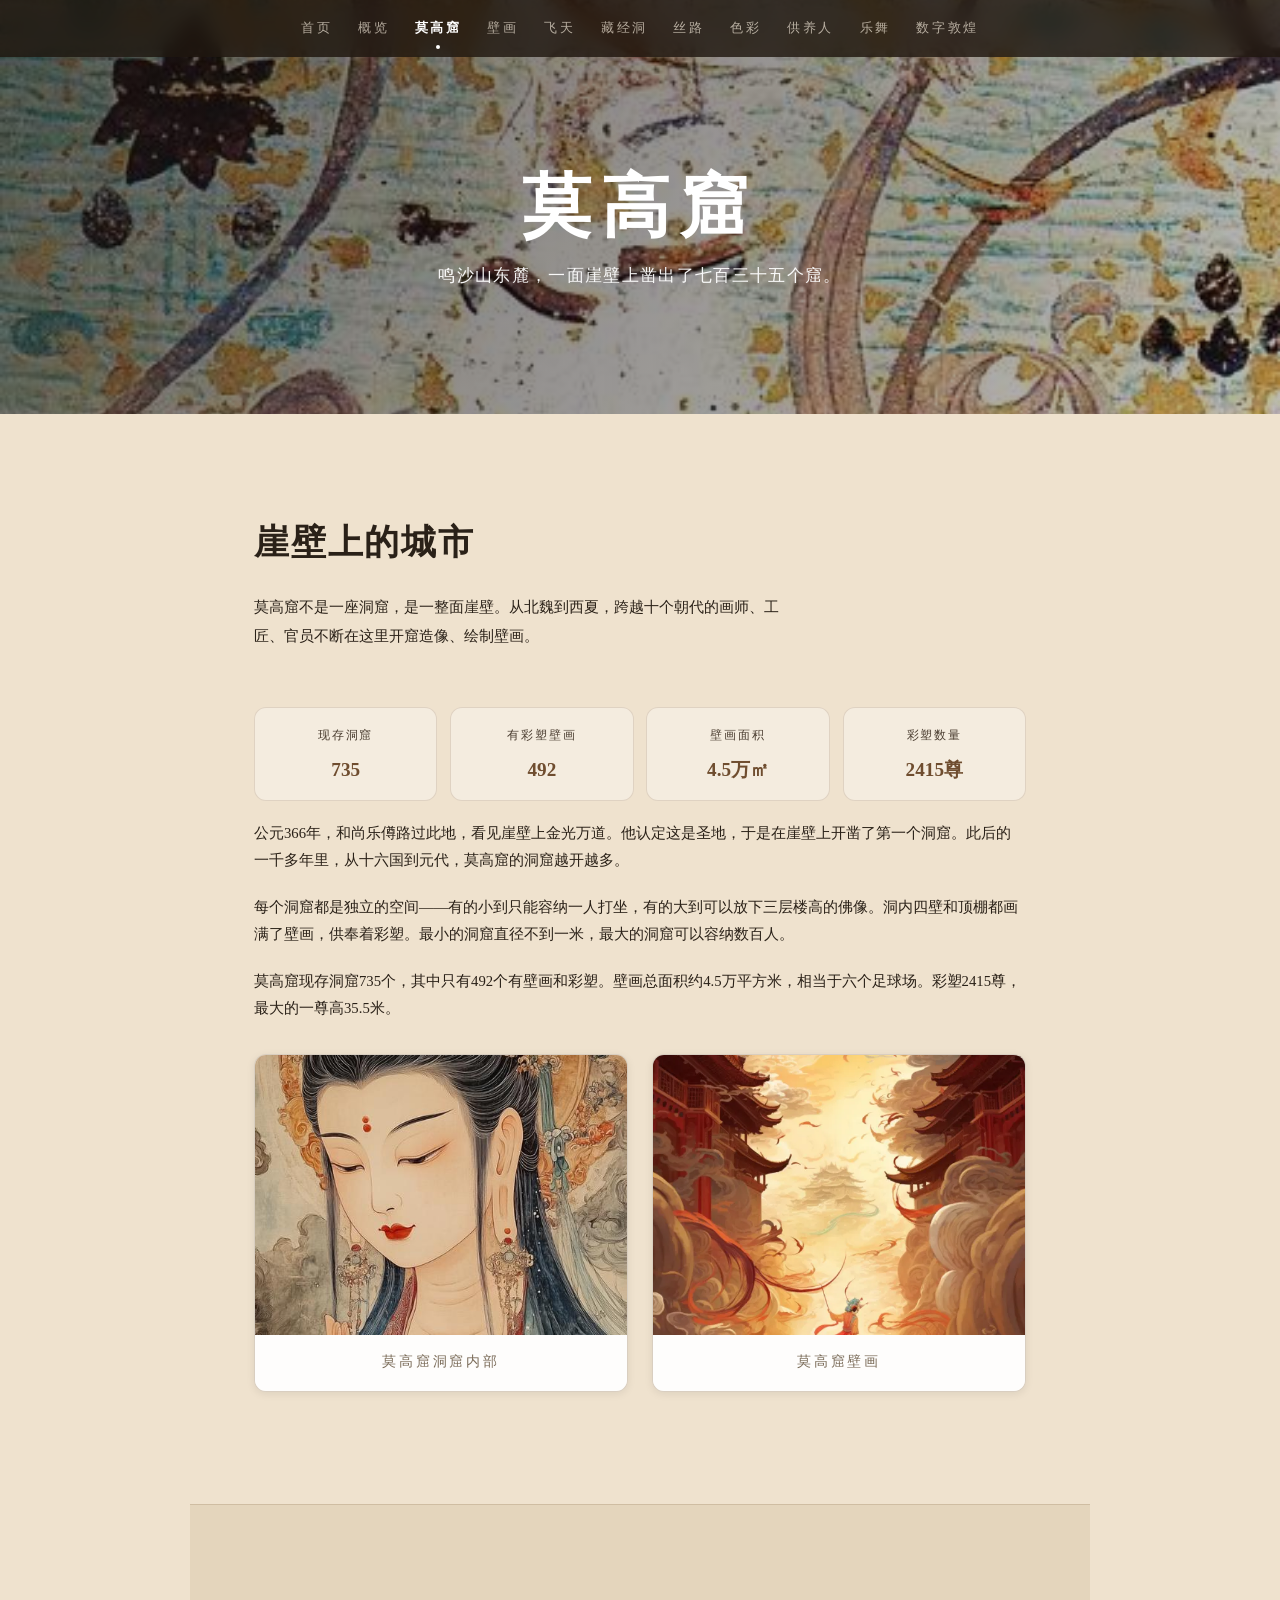
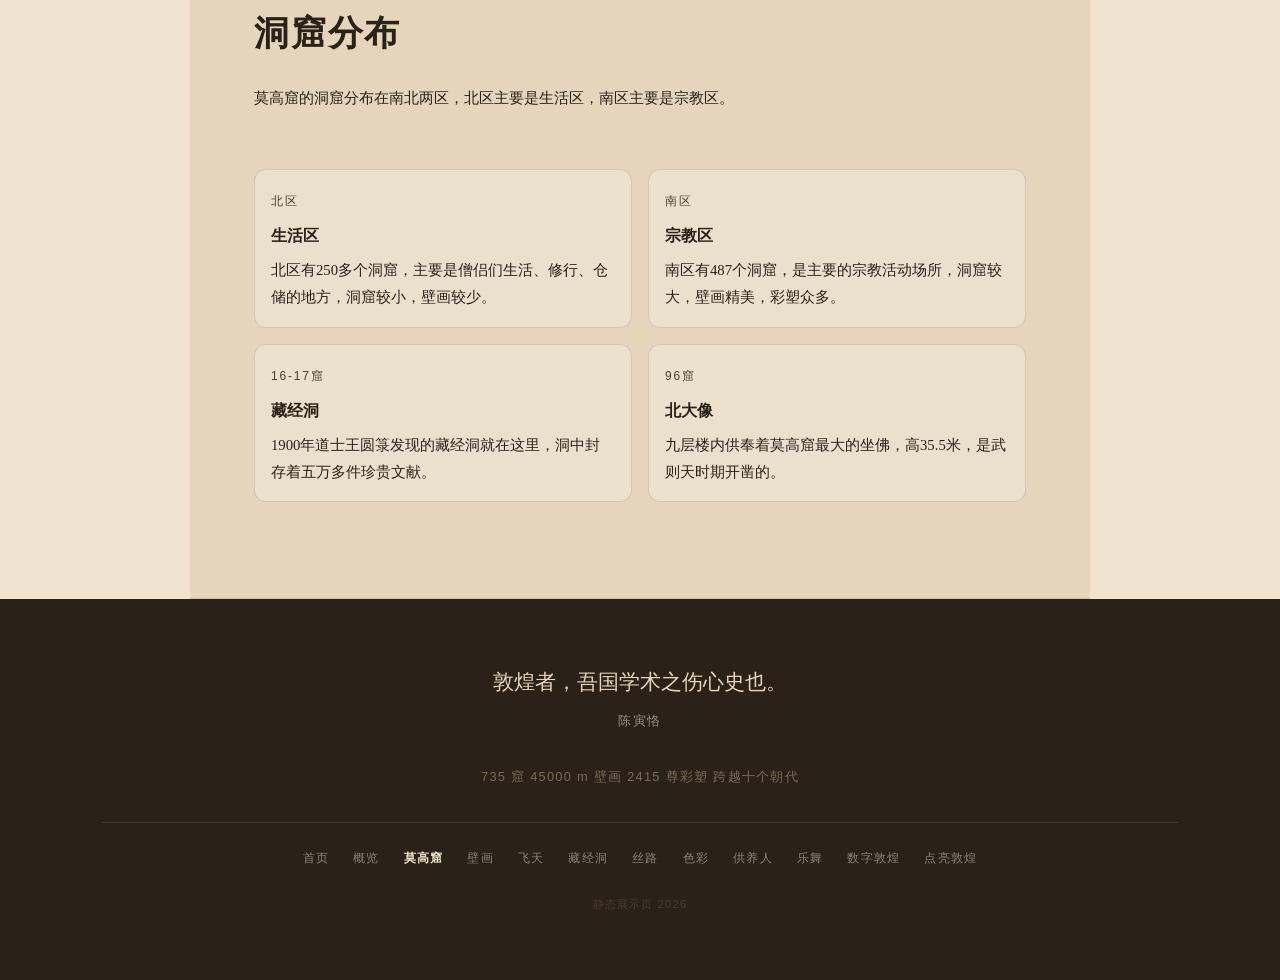
<file: html/mogao.html>
﻿<!DOCTYPE html>
<html lang="zh-CN">
<head>
  <meta charset="UTF-8">
  <meta name="viewport" content="width=device-width, initial-scale=1.0">
  <title>莫高窟｜敦煌数字展</title>
  <link rel="stylesheet" href="../css/common.css"><link rel="stylesheet" href="../css/components.css"><link rel="stylesheet" href="../css/dunhuang-theme.css"><link rel="stylesheet" href="../css/page-styles.css">
</head>
<body class="page-mogao">
  <div id="common-header"></div>

  <div class="page-hero" style="background-image:url('../img/dunhuang_banner2.jpg')">
    <h1>莫高窟</h1>
    <p class="hero-sub">鸣沙山东麓，一面崖壁上凿出了七百三十五个窟。</p>
  </div>

  <section class="sec">
    <div class="sec-lead">
      <h2>崖壁上的城市</h2>
      <p>莫高窟不是一座洞窟，是一整面崖壁。从北魏到西夏，跨越十个朝代的画师、工匠、官员不断在这里开窟造像、绘制壁画。</p>
    </div>
    <div class="stat-band">
      <div class="stat-pill"><span class="t-label">现存洞窟</span><strong>735</strong></div>
      <div class="stat-pill"><span class="t-label">有彩塑壁画</span><strong>492</strong></div>
      <div class="stat-pill"><span class="t-label">壁画面积</span><strong>4.5万㎡</strong></div>
      <div class="stat-pill"><span class="t-label">彩塑数量</span><strong>2415尊</strong></div>
    </div>
    <div class="prose">
      <p class="t-body">公元366年，和尚乐僔路过此地，看见崖壁上金光万道。他认定这是圣地，于是在崖壁上开凿了第一个洞窟。此后的一千多年里，从十六国到元代，莫高窟的洞窟越开越多。</p>
      <p class="t-body">每个洞窟都是独立的空间——有的小到只能容纳一人打坐，有的大到可以放下三层楼高的佛像。洞内四壁和顶棚都画满了壁画，供奉着彩塑。最小的洞窟直径不到一米，最大的洞窟可以容纳数百人。</p>
      <p class="t-body">莫高窟现存洞窟735个，其中只有492个有壁画和彩塑。壁画总面积约4.5万平方米，相当于六个足球场。彩塑2415尊，最大的一尊高35.5米。</p>
    </div>
    <div class="image-gallery">
      <figure class="gallery-item">
        <img src="../img/5.jpeg" alt="莫高窟洞窟内部">
        <figcaption class="t-dim">莫高窟洞窟内部</figcaption>
      </figure>
      <figure class="gallery-item">
        <img src="../img/6.jpeg" alt="莫高窟壁画">
        <figcaption class="t-dim">莫高窟壁画</figcaption>
      </figure>
    </div>
  </section>

  <section class="sec sec-dark">
    <div class="sec-lead">
      <h2>洞窟分布</h2>
      <p>莫高窟的洞窟分布在南北两区，北区主要是生活区，南区主要是宗教区。</p>
    </div>
    <div class="zone-layout">
      <article class="zone-card">
        <span class="t-label">北区</span>
        <div>
          <strong>生活区</strong>
          <p class="t-body">北区有250多个洞窟，主要是僧侣们生活、修行、仓储的地方，洞窟较小，壁画较少。</p>
        </div>
      </article>
      <article class="zone-card">
        <span class="t-label">南区</span>
        <div>
          <strong>宗教区</strong>
          <p class="t-body">南区有487个洞窟，是主要的宗教活动场所，洞窟较大，壁画精美，彩塑众多。</p>
        </div>
      </article>
      <article class="zone-card">
        <span class="t-label">16-17窟</span>
        <div>
          <strong>藏经洞</strong>
          <p class="t-body">1900年道士王圆箓发现的藏经洞就在这里，洞中封存着五万多件珍贵文献。</p>
        </div>
      </article>
      <article class="zone-card">
        <span class="t-label">96窟</span>
        <div>
          <strong>北大像</strong>
          <p class="t-body">九层楼内供奉着莫高窟最大的坐佛，高35.5米，是武则天时期开凿的。</p>
        </div>
      </article>
    </div>
  </section>

  <div id="common-footer"></div>
  <script src="../js/common.js"></script>
</body>
</html>
</file>
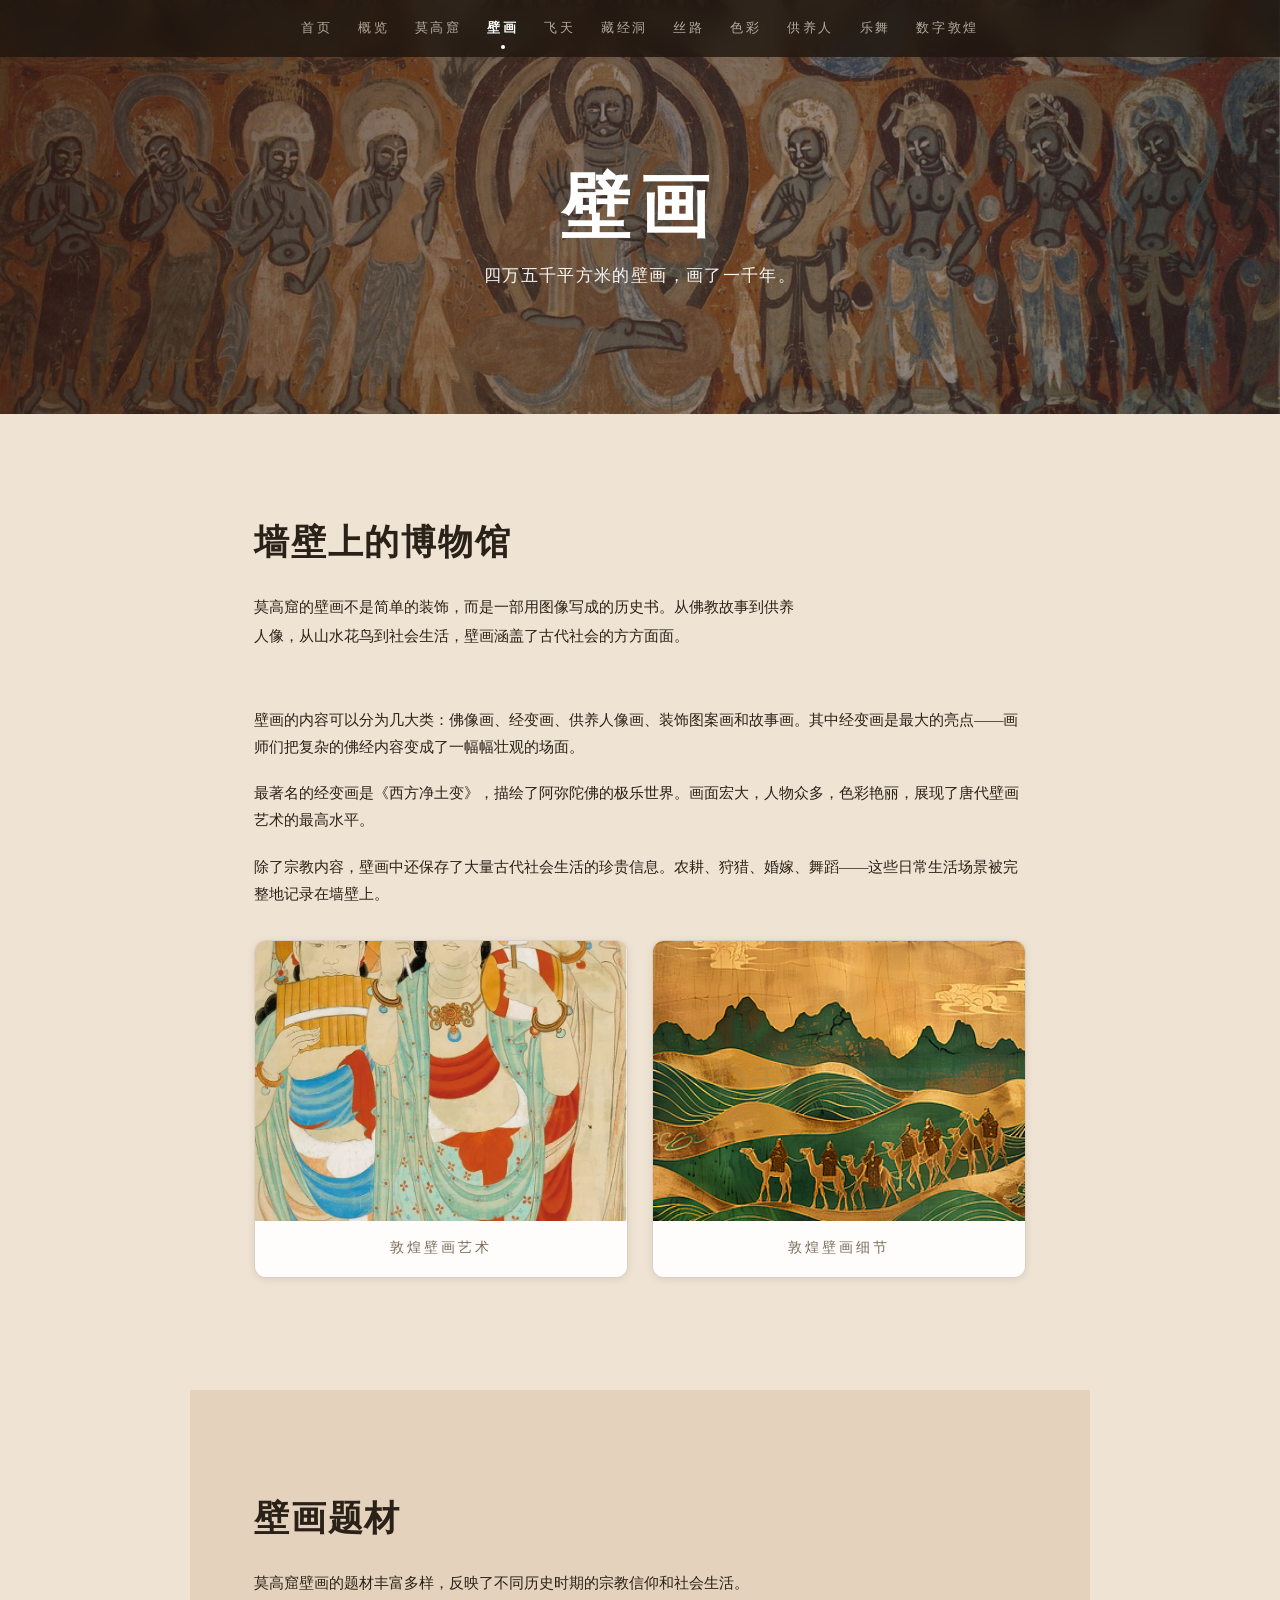
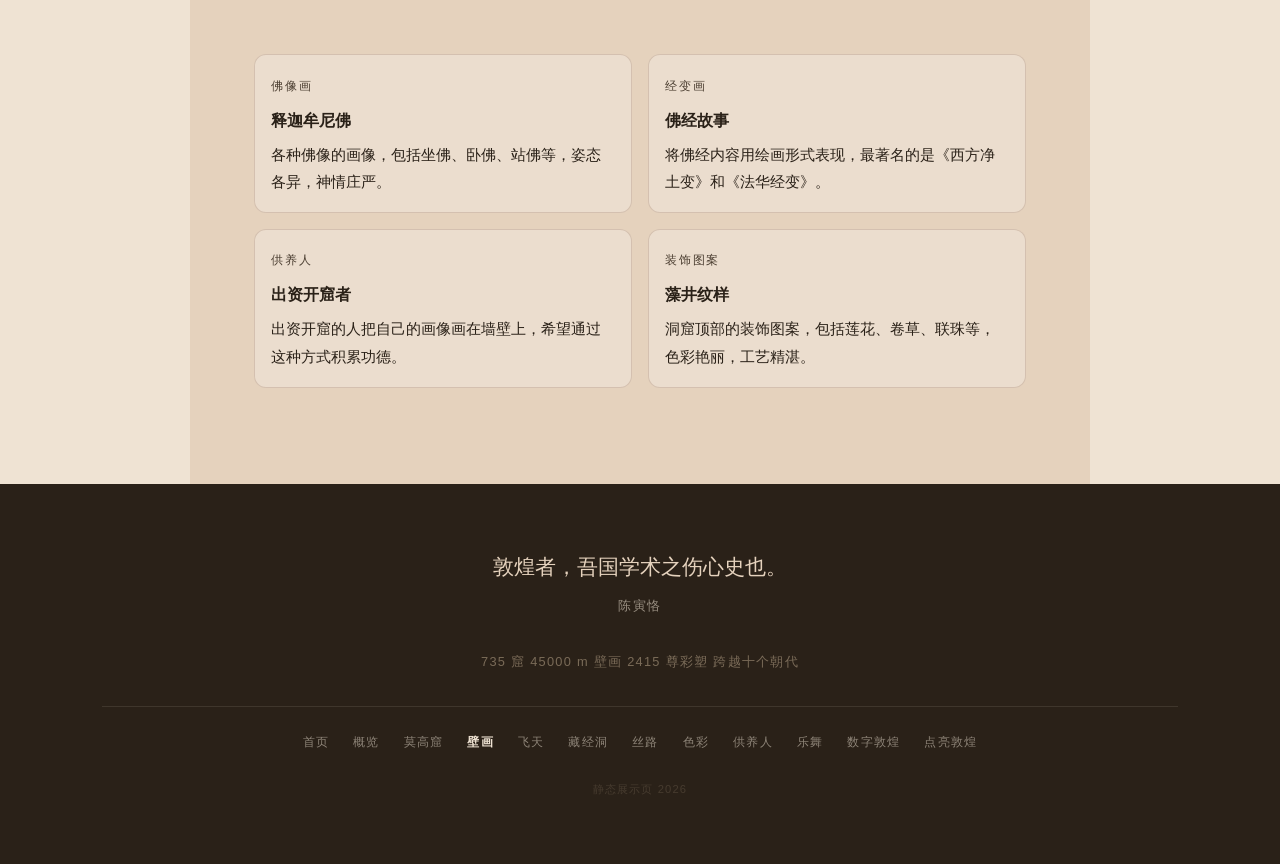
<file: html/murals.html>
﻿<!DOCTYPE html>
<html lang="zh-CN">
<head>
  <meta charset="UTF-8">
  <meta name="viewport" content="width=device-width, initial-scale=1.0">
  <title>壁画｜敦煌数字展</title>
  <link rel="stylesheet" href="../css/common.css"><link rel="stylesheet" href="../css/components.css"><link rel="stylesheet" href="../css/dunhuang-theme.css"><link rel="stylesheet" href="../css/page-styles.css">
</head>
<body class="page-murals">
  <div id="common-header"></div>

  <div class="page-hero" style="background-image:url('../img/dunhuang_banner3.jpg')">
    <h1>壁画</h1>
    <p class="hero-sub">四万五千平方米的壁画，画了一千年。</p>
  </div>

  <section class="sec">
    <div class="sec-lead">
      <h2>墙壁上的博物馆</h2>
      <p>莫高窟的壁画不是简单的装饰，而是一部用图像写成的历史书。从佛教故事到供养人像，从山水花鸟到社会生活，壁画涵盖了古代社会的方方面面。</p>
    </div>
    <div class="prose">
      <p class="t-body">壁画的内容可以分为几大类：佛像画、经变画、供养人像画、装饰图案画和故事画。其中经变画是最大的亮点——画师们把复杂的佛经内容变成了一幅幅壮观的场面。</p>
      <p class="t-body">最著名的经变画是《西方净土变》，描绘了阿弥陀佛的极乐世界。画面宏大，人物众多，色彩艳丽，展现了唐代壁画艺术的最高水平。</p>
      <p class="t-body">除了宗教内容，壁画中还保存了大量古代社会生活的珍贵信息。农耕、狩猎、婚嫁、舞蹈——这些日常生活场景被完整地记录在墙壁上。</p>
    </div>
    <div class="image-gallery">
      <figure class="gallery-item">
        <img src="../img/7.jpeg" alt="敦煌壁画艺术">
        <figcaption class="t-dim">敦煌壁画艺术</figcaption>
      </figure>
      <figure class="gallery-item">
        <img src="../img/8.jpeg" alt="敦煌壁画细节">
        <figcaption class="t-dim">敦煌壁画细节</figcaption>
      </figure>
    </div>
  </section>

  <section class="sec sec-dark">
    <div class="sec-lead">
      <h2>壁画题材</h2>
      <p>莫高窟壁画的题材丰富多样，反映了不同历史时期的宗教信仰和社会生活。</p>
    </div>
    <div class="topic-grid">
      <article class="topic-card">
        <span class="t-label">佛像画</span>
        <div>
          <strong>释迦牟尼佛</strong>
          <p class="t-body">各种佛像的画像，包括坐佛、卧佛、站佛等，姿态各异，神情庄严。</p>
        </div>
      </article>
      <article class="topic-card">
        <span class="t-label">经变画</span>
        <div>
          <strong>佛经故事</strong>
          <p class="t-body">将佛经内容用绘画形式表现，最著名的是《西方净土变》和《法华经变》。</p>
        </div>
      </article>
      <article class="topic-card">
        <span class="t-label">供养人</span>
        <div>
          <strong>出资开窟者</strong>
          <p class="t-body">出资开窟的人把自己的画像画在墙壁上，希望通过这种方式积累功德。</p>
        </div>
      </article>
      <article class="topic-card">
        <span class="t-label">装饰图案</span>
        <div>
          <strong>藻井纹样</strong>
          <p class="t-body">洞窟顶部的装饰图案，包括莲花、卷草、联珠等，色彩艳丽，工艺精湛。</p>
        </div>
      </article>
    </div>
  </section>

  <div id="common-footer"></div>
  <script src="../js/common.js"></script>
</body>
</html>
</file>
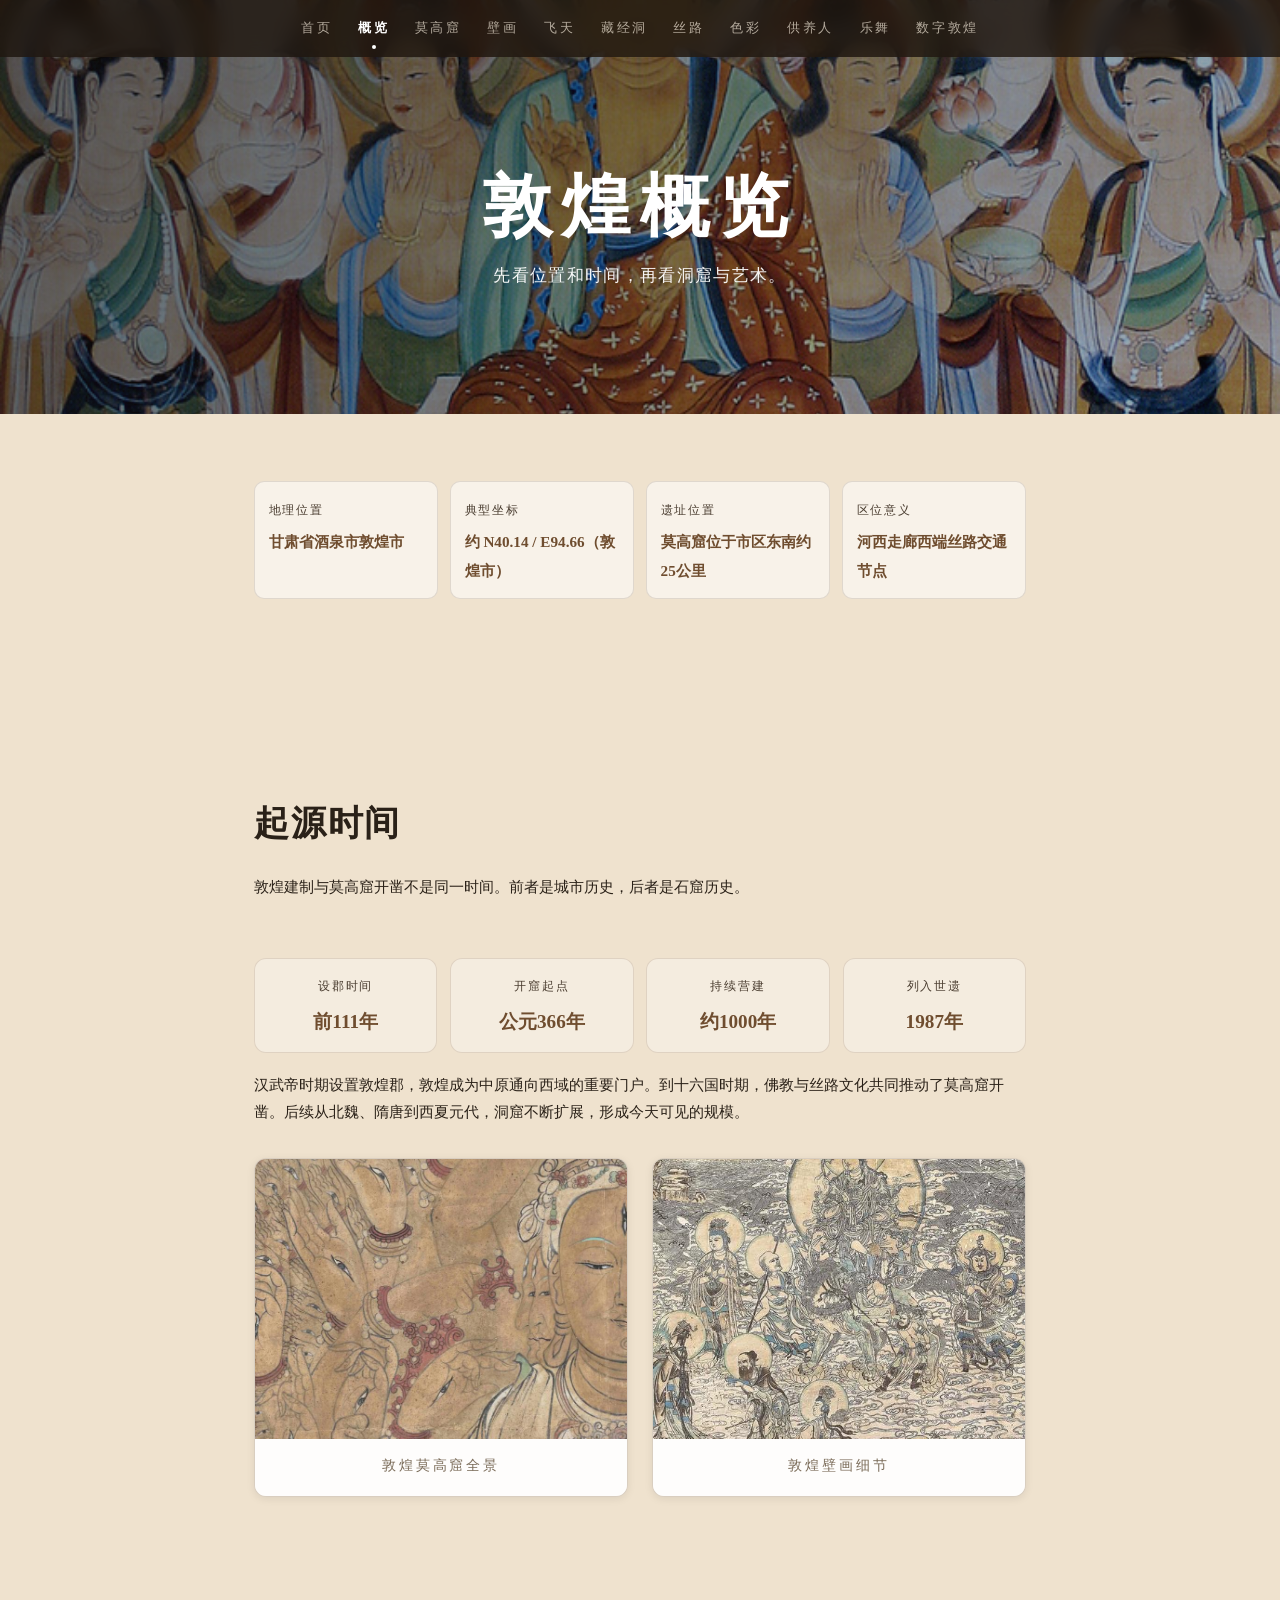
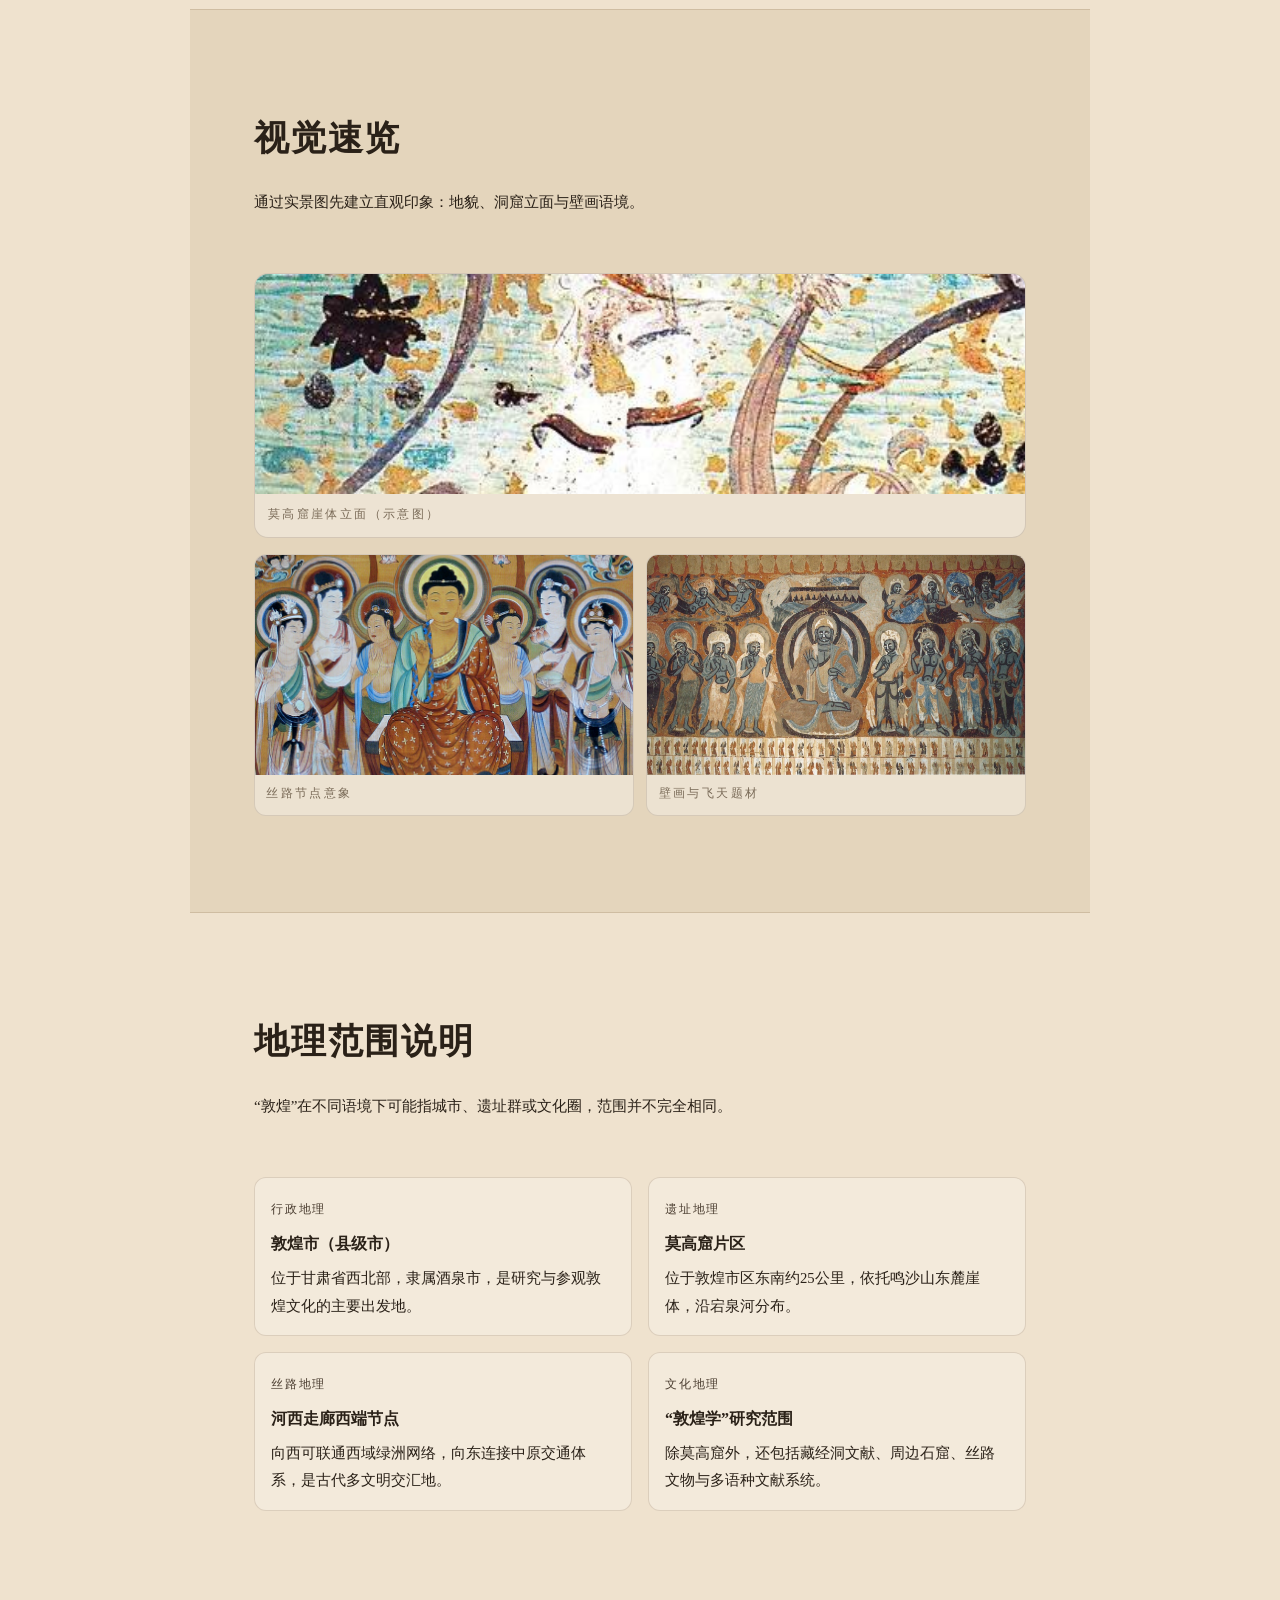
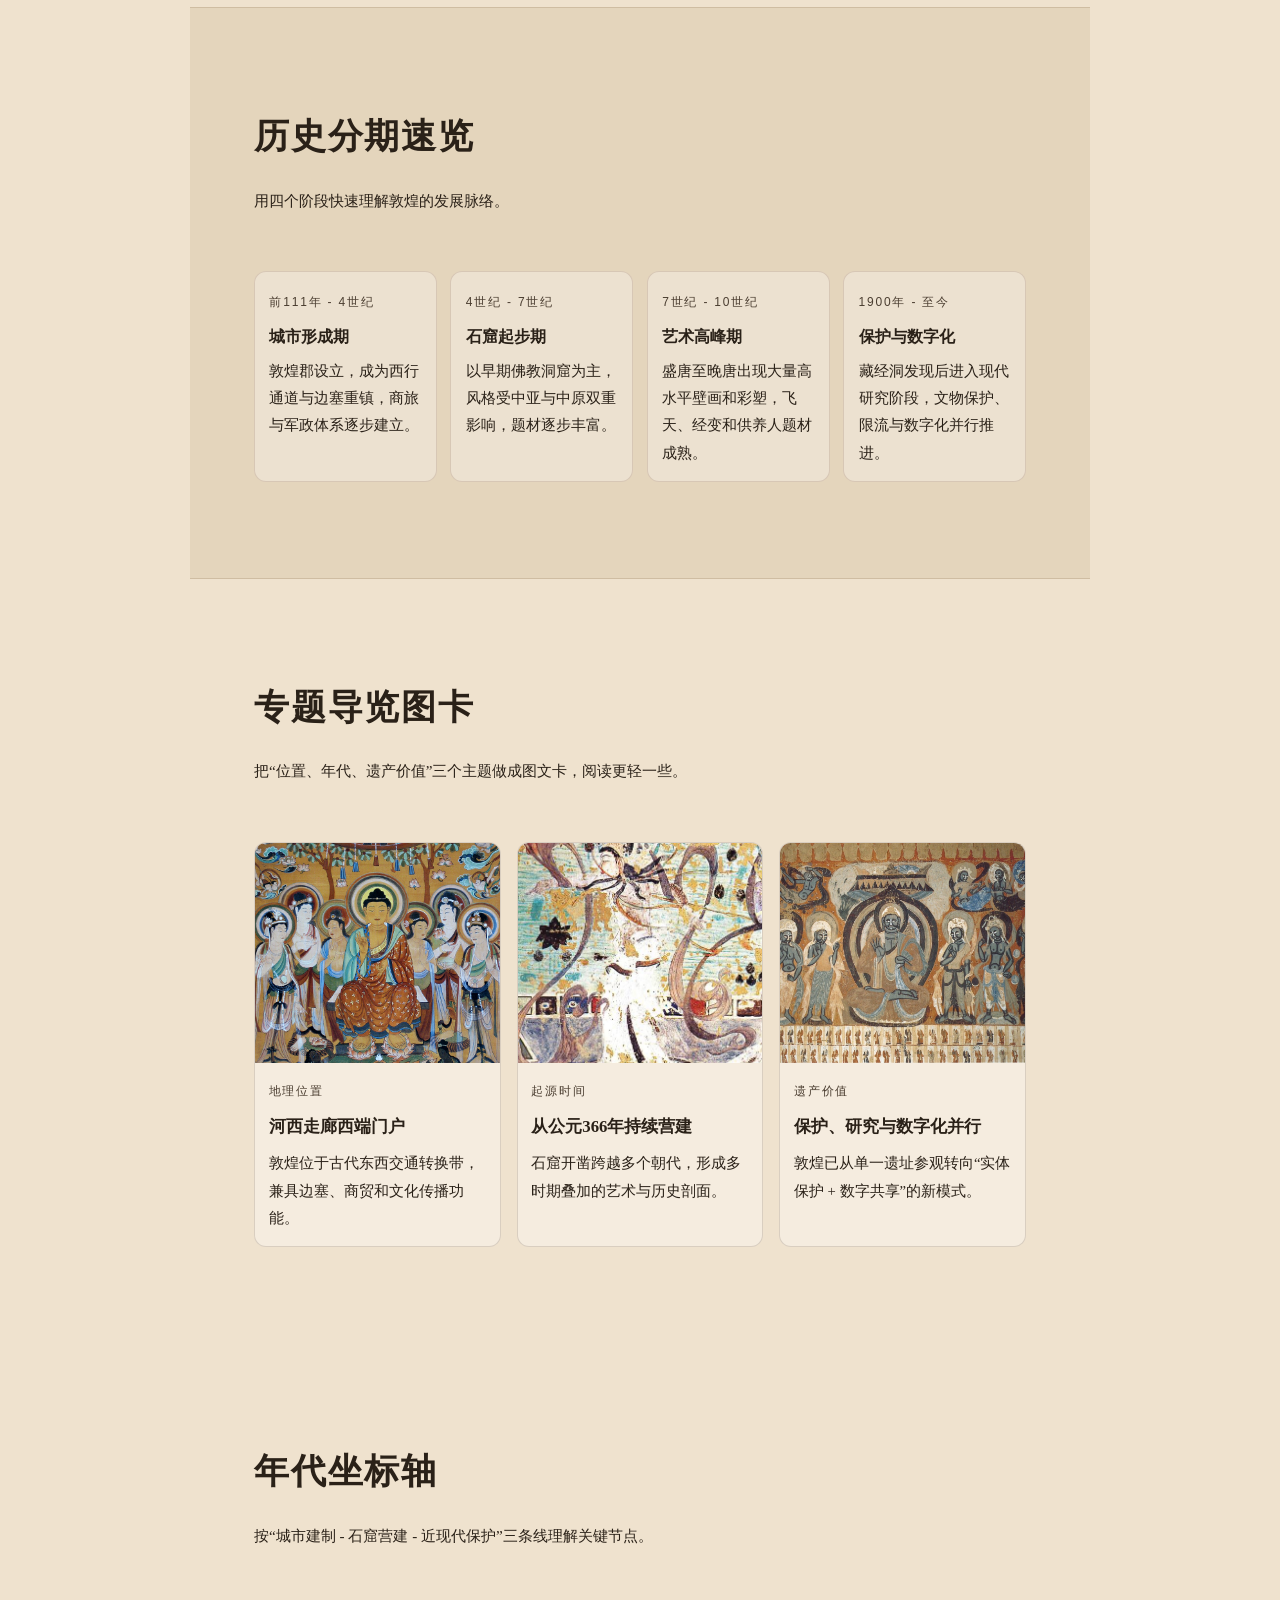
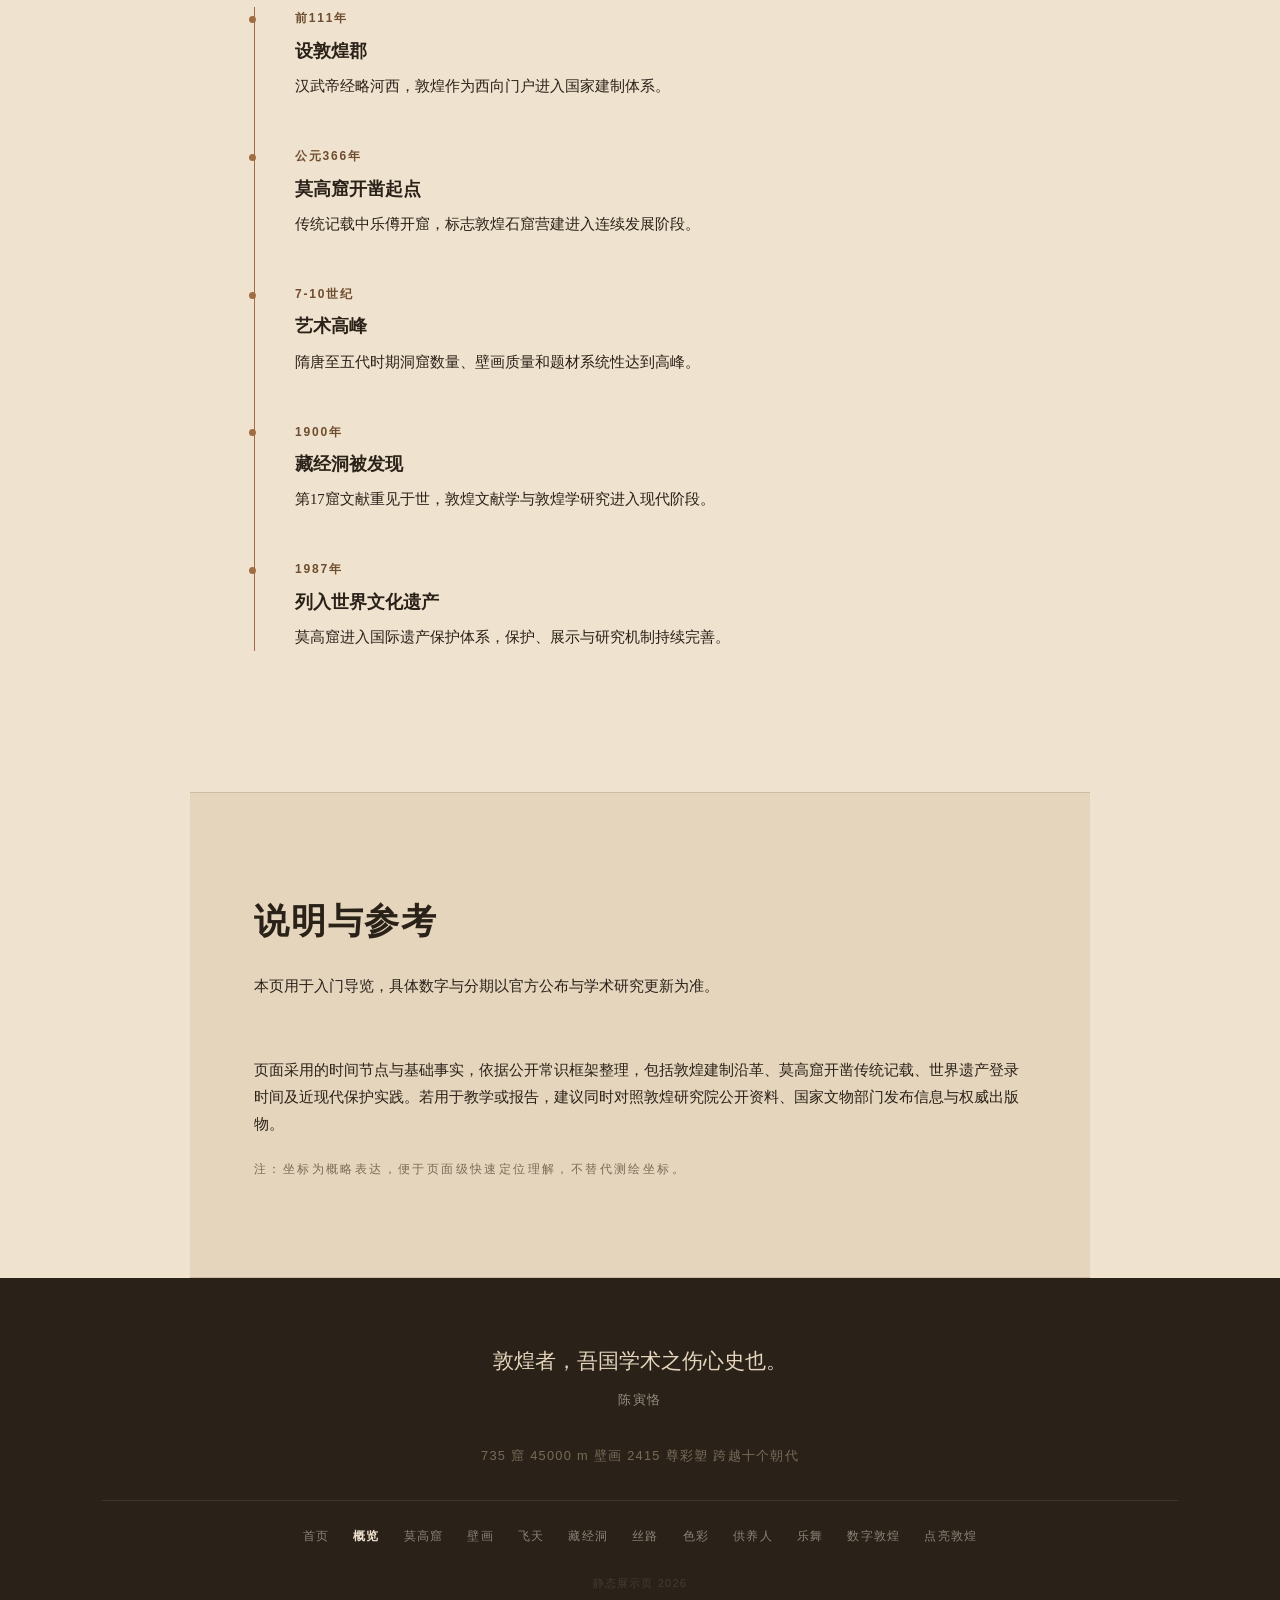
<file: html/overview.html>
<!DOCTYPE html>
<html lang="zh-CN">
<head>
  <meta charset="UTF-8">
  <meta name="viewport" content="width=device-width, initial-scale=1.0">
  <title>敦煌概览｜敦煌数字展</title>
  <link rel="stylesheet" href="../css/common.css"><link rel="stylesheet" href="../css/components.css"><link rel="stylesheet" href="../css/dunhuang-theme.css"><link rel="stylesheet" href="../css/page-styles.css">
</head>
<body class="page-mogao">
  <div id="common-header"></div>

  <div class="page-hero" style="background-image:url('../img/dunhuang_banner1.png')">
    <h1>敦煌概览</h1>
    <p class="hero-sub">先看位置和时间，再看洞窟与艺术。</p>
  </div>

  <section class="sec location-overview">
    <div class="location-grid">
      <article class="location-card"><span class="t-label">地理位置</span><strong>甘肃省酒泉市敦煌市</strong></article>
      <article class="location-card"><span class="t-label">典型坐标</span><strong>约 N40.14 / E94.66（敦煌市）</strong></article>
      <article class="location-card"><span class="t-label">遗址位置</span><strong>莫高窟位于市区东南约25公里</strong></article>
      <article class="location-card"><span class="t-label">区位意义</span><strong>河西走廊西端丝路交通节点</strong></article>
    </div>
  </section>

  <section class="sec">
    <div class="sec-lead">
      <h2>起源时间</h2>
      <p>敦煌建制与莫高窟开凿不是同一时间。前者是城市历史，后者是石窟历史。</p>
    </div>
    <div class="stat-band">
      <div class="stat-pill"><span class="t-label">设郡时间</span><strong>前111年</strong></div>
      <div class="stat-pill"><span class="t-label">开窟起点</span><strong>公元366年</strong></div>
      <div class="stat-pill"><span class="t-label">持续营建</span><strong>约1000年</strong></div>
      <div class="stat-pill"><span class="t-label">列入世遗</span><strong>1987年</strong></div>
    </div>
    <div class="prose">
      <p class="t-body">汉武帝时期设置敦煌郡，敦煌成为中原通向西域的重要门户。到十六国时期，佛教与丝路文化共同推动了莫高窟开凿。后续从北魏、隋唐到西夏元代，洞窟不断扩展，形成今天可见的规模。</p>
    </div>
    <div class="image-gallery">
      <figure class="gallery-item">
        <img src="../img/3.jpeg" alt="敦煌莫高窟全景">
        <figcaption class="t-dim">敦煌莫高窟全景</figcaption>
      </figure>
      <figure class="gallery-item">
        <img src="../img/4.jpeg" alt="敦煌壁画细节">
        <figcaption class="t-dim">敦煌壁画细节</figcaption>
      </figure>
    </div>
  </section>

  <section class="sec sec-dark">
    <div class="sec-lead">
      <h2>视觉速览</h2>
      <p>通过实景图先建立直观印象：地貌、洞窟立面与壁画语境。</p>
    </div>
    <figure class="overview-hero-figure">
      <img src="../img/dunhuang_banner2.jpg" alt="敦煌莫高窟崖壁与洞窟立面">
      <figcaption class="t-dim">莫高窟崖体立面（示意图）</figcaption>
    </figure>
    <div class="overview-gallery">
      <figure class="overview-thumb">
        <img src="../img/dunhuang_banner1.png" alt="敦煌区域的历史文化意象图">
        <figcaption class="t-dim">丝路节点意象</figcaption>
      </figure>
      <figure class="overview-thumb">
        <img src="../img/dunhuang_banner3.jpg" alt="敦煌壁画与飞天艺术意象图">
        <figcaption class="t-dim">壁画与飞天题材</figcaption>
      </figure>
    </div>
  </section>

  <section class="sec">
    <div class="sec-lead">
      <h2>地理范围说明</h2>
      <p>“敦煌”在不同语境下可能指城市、遗址群或文化圈，范围并不完全相同。</p>
    </div>
    <div class="zone-layout">
      <article class="zone-card">
        <span class="t-label">行政地理</span>
        <div>
          <strong>敦煌市（县级市）</strong>
          <p class="t-body">位于甘肃省西北部，隶属酒泉市，是研究与参观敦煌文化的主要出发地。</p>
        </div>
      </article>
      <article class="zone-card">
        <span class="t-label">遗址地理</span>
        <div>
          <strong>莫高窟片区</strong>
          <p class="t-body">位于敦煌市区东南约25公里，依托鸣沙山东麓崖体，沿宕泉河分布。</p>
        </div>
      </article>
      <article class="zone-card">
        <span class="t-label">丝路地理</span>
        <div>
          <strong>河西走廊西端节点</strong>
          <p class="t-body">向西可联通西域绿洲网络，向东连接中原交通体系，是古代多文明交汇地。</p>
        </div>
      </article>
      <article class="zone-card">
        <span class="t-label">文化地理</span>
        <div>
          <strong>“敦煌学”研究范围</strong>
          <p class="t-body">除莫高窟外，还包括藏经洞文献、周边石窟、丝路文物与多语种文献系统。</p>
        </div>
      </article>
    </div>
  </section>

  <section class="sec sec-dark">
    <div class="sec-lead">
      <h2>历史分期速览</h2>
      <p>用四个阶段快速理解敦煌的发展脉络。</p>
    </div>
    <div class="era-ribbon">
      <article class="era-block">
        <span class="t-label">前111年 - 4世纪</span>
        <div>
          <strong>城市形成期</strong>
          <p class="t-body">敦煌郡设立，成为西行通道与边塞重镇，商旅与军政体系逐步建立。</p>
        </div>
      </article>
      <article class="era-block">
        <span class="t-label">4世纪 - 7世纪</span>
        <div>
          <strong>石窟起步期</strong>
          <p class="t-body">以早期佛教洞窟为主，风格受中亚与中原双重影响，题材逐步丰富。</p>
        </div>
      </article>
      <article class="era-block">
        <span class="t-label">7世纪 - 10世纪</span>
        <div>
          <strong>艺术高峰期</strong>
          <p class="t-body">盛唐至晚唐出现大量高水平壁画和彩塑，飞天、经变和供养人题材成熟。</p>
        </div>
      </article>
      <article class="era-block">
        <span class="t-label">1900年 - 至今</span>
        <div>
          <strong>保护与数字化</strong>
          <p class="t-body">藏经洞发现后进入现代研究阶段，文物保护、限流与数字化并行推进。</p>
        </div>
      </article>
    </div>
  </section>

  <section class="sec">
    <div class="sec-lead">
      <h2>专题导览图卡</h2>
      <p>把“位置、年代、遗产价值”三个主题做成图文卡，阅读更轻一些。</p>
    </div>
    <div class="overview-cards">
      <article class="overview-card">
        <img src="../img/dunhuang_banner1.png" alt="敦煌地理位置主题图">
        <div class="overview-card-body">
          <span class="t-label">地理位置</span>
          <h3>河西走廊西端门户</h3>
          <p class="t-body">敦煌位于古代东西交通转换带，兼具边塞、商贸和文化传播功能。</p>
        </div>
      </article>
      <article class="overview-card">
        <img src="../img/dunhuang_banner2.jpg" alt="莫高窟起源与营建主题图">
        <div class="overview-card-body">
          <span class="t-label">起源时间</span>
          <h3>从公元366年持续营建</h3>
          <p class="t-body">石窟开凿跨越多个朝代，形成多时期叠加的艺术与历史剖面。</p>
        </div>
      </article>
      <article class="overview-card">
        <img src="../img/dunhuang_banner3.jpg" alt="敦煌遗产保护与数字化主题图">
        <div class="overview-card-body">
          <span class="t-label">遗产价值</span>
          <h3>保护、研究与数字化并行</h3>
          <p class="t-body">敦煌已从单一遗址参观转向“实体保护 + 数字共享”的新模式。</p>
        </div>
      </article>
    </div>
  </section>

  <section class="sec">
    <div class="sec-lead">
      <h2>年代坐标轴</h2>
      <p>按“城市建制 - 石窟营建 - 近现代保护”三条线理解关键节点。</p>
    </div>
    <ol class="events">
      <li>
        <span class="ev-year t-label">前111年</span>
        <div class="ev-body">
          <strong>设敦煌郡</strong>
          <p class="t-body">汉武帝经略河西，敦煌作为西向门户进入国家建制体系。</p>
        </div>
      </li>
      <li>
        <span class="ev-year t-label">公元366年</span>
        <div class="ev-body">
          <strong>莫高窟开凿起点</strong>
          <p class="t-body">传统记载中乐僔开窟，标志敦煌石窟营建进入连续发展阶段。</p>
        </div>
      </li>
      <li>
        <span class="ev-year t-label">7-10世纪</span>
        <div class="ev-body">
          <strong>艺术高峰</strong>
          <p class="t-body">隋唐至五代时期洞窟数量、壁画质量和题材系统性达到高峰。</p>
        </div>
      </li>
      <li>
        <span class="ev-year t-label">1900年</span>
        <div class="ev-body">
          <strong>藏经洞被发现</strong>
          <p class="t-body">第17窟文献重见于世，敦煌文献学与敦煌学研究进入现代阶段。</p>
        </div>
      </li>
      <li>
        <span class="ev-year t-label">1987年</span>
        <div class="ev-body">
          <strong>列入世界文化遗产</strong>
          <p class="t-body">莫高窟进入国际遗产保护体系，保护、展示与研究机制持续完善。</p>
        </div>
      </li>
    </ol>
  </section>

  <section class="sec sec-dark">
    <div class="sec-lead">
      <h2>说明与参考</h2>
      <p>本页用于入门导览，具体数字与分期以官方公布与学术研究更新为准。</p>
    </div>
    <div class="prose">
      <p class="t-body">页面采用的时间节点与基础事实，依据公开常识框架整理，包括敦煌建制沿革、莫高窟开凿传统记载、世界遗产登录时间及近现代保护实践。若用于教学或报告，建议同时对照敦煌研究院公开资料、国家文物部门发布信息与权威出版物。</p>
      <p class="t-dim">注：坐标为概略表达，便于页面级快速定位理解，不替代测绘坐标。</p>
    </div>
  </section>

  <div id="common-footer"></div>
  <script src="../js/common.js"></script>
</body>
</html>
</file>
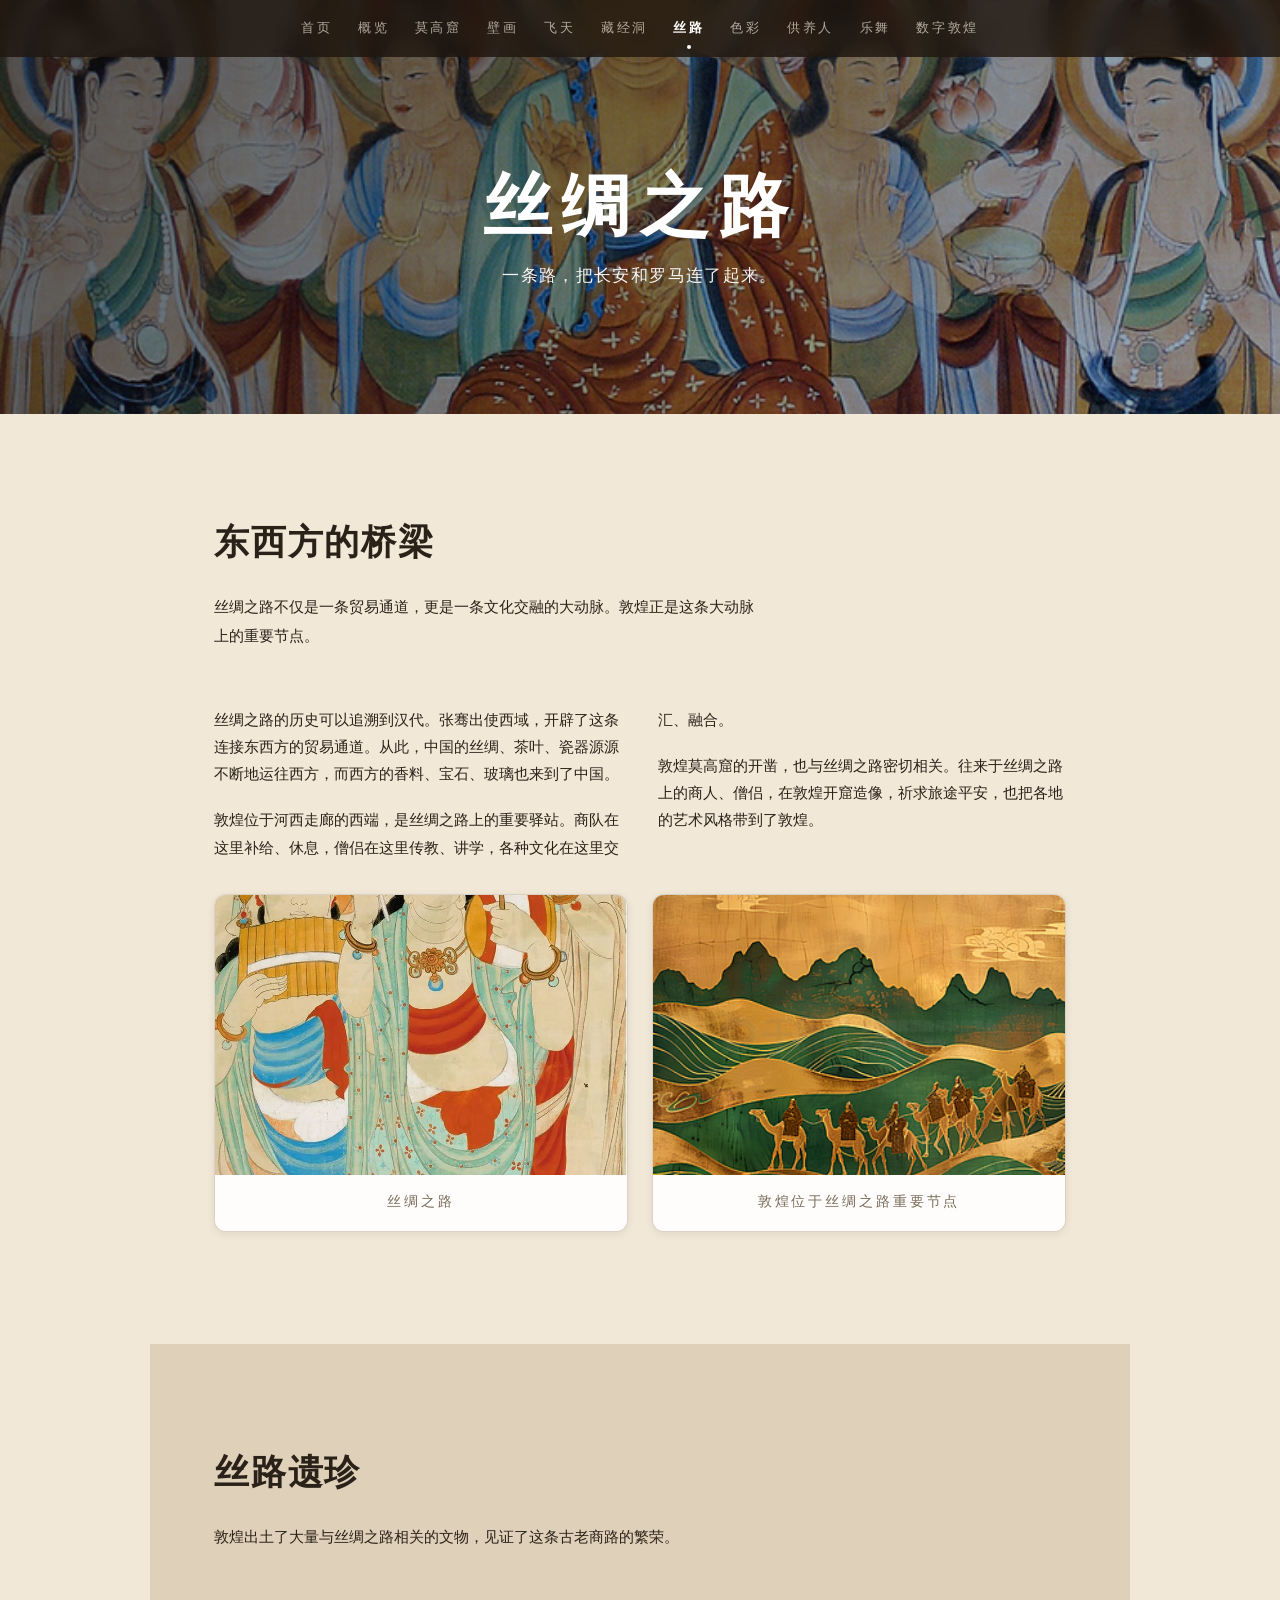
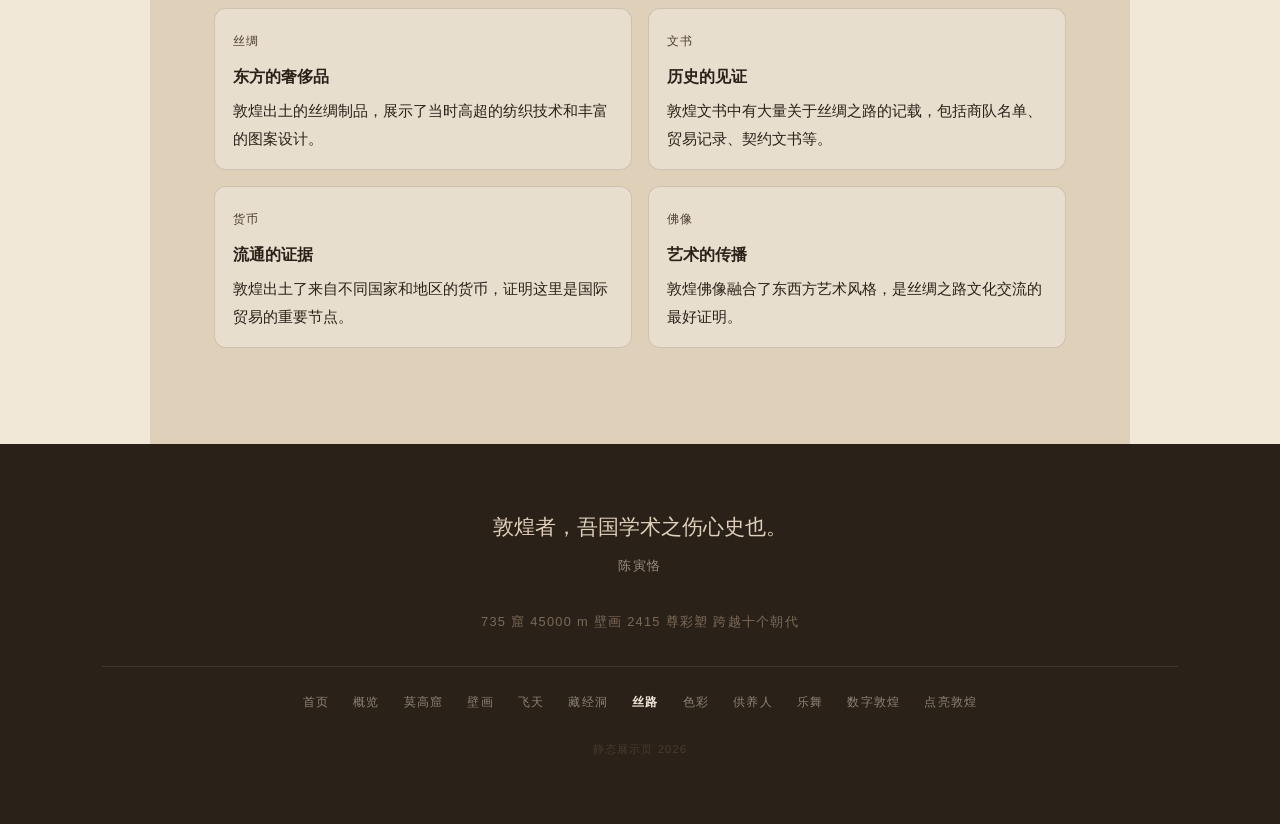
<file: html/silk-road.html>
﻿<!DOCTYPE html>
<html lang="zh-CN">
<head>
  <meta charset="UTF-8">
  <meta name="viewport" content="width=device-width, initial-scale=1.0">
  <title>丝绸之路｜敦煌数字展</title>
  <link rel="stylesheet" href="../css/common.css"><link rel="stylesheet" href="../css/components.css"><link rel="stylesheet" href="../css/dunhuang-theme.css"><link rel="stylesheet" href="../css/page-styles.css">
</head>
<body class="page-silk-road">
  <div id="common-header"></div>

  <div class="page-hero" style="background-image:url('../img/dunhuang_banner1.png')">
    <h1>丝绸之路</h1>
    <p class="hero-sub">一条路，把长安和罗马连了起来。</p>
  </div>

  <section class="sec">
    <div class="sec-lead">
      <h2>东西方的桥梁</h2>
      <p>丝绸之路不仅是一条贸易通道，更是一条文化交融的大动脉。敦煌正是这条大动脉上的重要节点。</p>
    </div>
    <div class="prose">
      <p class="t-body">丝绸之路的历史可以追溯到汉代。张骞出使西域，开辟了这条连接东西方的贸易通道。从此，中国的丝绸、茶叶、瓷器源源不断地运往西方，而西方的香料、宝石、玻璃也来到了中国。</p>
      <p class="t-body">敦煌位于河西走廊的西端，是丝绸之路上的重要驿站。商队在这里补给、休息，僧侣在这里传教、讲学，各种文化在这里交汇、融合。</p>
      <p class="t-body">敦煌莫高窟的开凿，也与丝绸之路密切相关。往来于丝绸之路上的商人、僧侣，在敦煌开窟造像，祈求旅途平安，也把各地的艺术风格带到了敦煌。</p>
    </div>
    <div class="image-gallery">
      <figure class="gallery-item">
        <img src="../img/7.jpeg" alt="丝绸之路">
        <figcaption class="t-dim">丝绸之路</figcaption>
      </figure>
      <figure class="gallery-item">
        <img src="../img/8.jpeg" alt="敦煌在丝绸之路上的位置">
        <figcaption class="t-dim">敦煌位于丝绸之路重要节点</figcaption>
      </figure>
    </div>
  </section>

  <section class="sec sec-dark">
    <div class="sec-lead">
      <h2>丝路遗珍</h2>
      <p>敦煌出土了大量与丝绸之路相关的文物，见证了这条古老商路的繁荣。</p>
    </div>
    <div class="artifact-deck">
      <article class="artifact-card">
        <span class="t-label">丝绸</span>
        <div>
          <strong>东方的奢侈品</strong>
          <p class="t-body">敦煌出土的丝绸制品，展示了当时高超的纺织技术和丰富的图案设计。</p>
        </div>
      </article>
      <article class="artifact-card">
        <span class="t-label">文书</span>
        <div>
          <strong>历史的见证</strong>
          <p class="t-body">敦煌文书中有大量关于丝绸之路的记载，包括商队名单、贸易记录、契约文书等。</p>
        </div>
      </article>
      <article class="artifact-card">
        <span class="t-label">货币</span>
        <div>
          <strong>流通的证据</strong>
          <p class="t-body">敦煌出土了来自不同国家和地区的货币，证明这里是国际贸易的重要节点。</p>
        </div>
      </article>
      <article class="artifact-card">
        <span class="t-label">佛像</span>
        <div>
          <strong>艺术的传播</strong>
          <p class="t-body">敦煌佛像融合了东西方艺术风格，是丝绸之路文化交流的最好证明。</p>
        </div>
      </article>
    </div>
  </section>

  <div id="common-footer"></div>
  <script src="../js/common.js"></script>
</body>
</html>
</file>
<file: css/common.css>
/* ===== 通用样式 ===== */
/* 重置和基础样式 */
*, *::before, *::after { margin: 0; padding: 0; box-sizing: border-box; }

/* 颜色变量定义 */
:root {
  --bg: #f0e6d6;
  --bg2: #e5d8c4;
  --ink: #2a2118;
  --ink2: #4a3d30;
  --accent: #9a7050;
  --accent2: #6b5535;
  --dim: #7a6b58;
  --ff-sans: "PingFang SC", "Microsoft YaHei", sans-serif;
  --ff-serif: "Noto Serif SC", "Source Han Serif SC", "Songti SC", Georgia, serif;
}

/* 基础页面样式 */
html { scroll-behavior: smooth; }

body {
  font-family: var(--ff-serif);
  color: var(--ink);
  background: var(--bg);
  line-height: 1.9;
  -webkit-font-smoothing: antialiased;
}

/* 文字层级样式 */
.t-body {
  color: var(--ink);
  font-size: 0.92rem;
  line-height: 1.85;
}

.t-label {
  font-family: var(--ff-sans);
  font-size: 0.75rem;
  letter-spacing: 0.15em;
  color: var(--ink2);
}

.t-dim {
  font-family: var(--ff-sans);
  font-size: 0.75rem;
  letter-spacing: 0.2em;
  color: var(--dim);
}

/* 响应式设计 */
@media (max-width: 640px) {
  .sec { padding: 4rem 6vw; }
  .events { padding-left: 1.8rem; }
}
@media (max-width: 640px) {
  .events li::before {
    left: -2.15rem; /* 2.85 - (2.5 - 1.8) = 2.15 */
  }
}
</file>
<file: css/components.css>
/* ===== 组件样式 ===== */
/* 导航栏 */
.top-nav {
  position: fixed;
  top: 0;
  left: 0;
  right: 0;
  z-index: 100;
  display: flex;
  justify-content: center;
  gap: clamp(0.9rem, 2vw, 2rem);
  padding: 1rem 1.2rem;
  flex-wrap: wrap;
  background: rgba(30,22,14,0.8);
  backdrop-filter: blur(10px);
  -webkit-backdrop-filter: blur(10px);
}

.top-nav a {
  color: rgba(240,230,214,0.7);
  text-decoration: none;
  font-size: 0.82rem;
  letter-spacing: 0.2em;
  font-family: var(--ff-sans);
  transition: color 0.3s;
}

.top-nav a:hover { color: #fff; }

/* 页脚 */
#footer {
  background: var(--ink);
  color: var(--dim);
  text-align: center;
  padding: 4rem 8vw;
}

#footer blockquote {
  font-size: clamp(1rem, 2.5vw, 1.3rem);
  color: var(--bg2);
  font-style: normal;
  margin-bottom: 0.5rem;
  line-height: 1.8;
}

#footer blockquote cite {
  display: block;
  font-size: 0.8rem;
  color: rgba(240,230,214,0.55);
  font-style: normal;
  margin-top: 0.6rem;
  letter-spacing: 0.15em;
}

#footer > p {
  font-size: 0.8rem;
  margin-top: 2rem;
  letter-spacing: 0.1em;
  font-family: var(--ff-sans);
}

.footer-nav {
  display: flex;
  flex-wrap: wrap;
  justify-content: center;
  gap: 0.8rem 1.5rem;
  margin-top: 2rem;
  padding-top: 1.5rem;
  border-top: 1px solid rgba(240,230,214,0.1);
}

.footer-nav a {
  color: rgba(240,230,214,0.5);
  text-decoration: none;
  font-size: 0.78rem;
  font-family: var(--ff-sans);
  letter-spacing: 0.1em;
  transition: color 0.3s;
}

.footer-nav a:hover { color: var(--bg); }

.ft-small {
  margin-top: 1.5rem !important;
  font-size: 0.7rem !important;
  opacity: 0.35;
}

/* 通用区块样式 */
.sec {
  padding: 6rem 5%;
  max-width: 900px;
  margin: 0 auto;
}

.sec-dark {
  background: var(--bg2);
}

.sec-dark > * {
  max-width: 900px;
  margin-left: auto;
  margin-right: auto;
}

.sec-lead { 
  margin-bottom: 3.5rem;
}

.sec-lead h2 {
  font-size: clamp(1.6rem, 3.5vw, 2.2rem);
  font-weight: 700;
  margin-bottom: 1rem;
  letter-spacing: 0.05em;
}

.sec-lead p {
  font-size: 0.95rem;
  max-width: 540px;
}

/* 响应式设计 */
@media (max-width: 640px) {
  .top-nav { gap: 1rem; padding: 0.8rem 1rem; flex-wrap: wrap; }
}
@media (max-width: 980px) {
  .top-nav {
    justify-content: flex-start;
    overflow-x: auto;
    white-space: nowrap;
    flex-wrap: nowrap;
    scrollbar-width: thin;
  }
  .top-nav a { flex: 0 0 auto; }
}
/* 当前页面高亮 */
.top-nav a.active {
  color: #fff;
  font-weight: 600;
  position: relative;
}

.top-nav a.active::after {
  content: '';
  position: absolute;
  bottom: -0.5rem;
  left: 50%;
  transform: translateX(-50%);
  width: 4px;
  height: 4px;
  background: #fff;
  border-radius: 50%;
}

.footer-nav a.active {
  color: var(--bg);
  font-weight: 600;
}
/* 确保所有sec-lead对齐 */
.sec-lead {
  max-width: 900px;
  margin-left: auto;
  margin-right: auto;
}
/* 确保prose内容对齐 */
.prose {
}
/* 调试：显示对齐参考线 */
.debug-alignment .sec-lead,
.debug-alignment .prose,
.debug-alignment .events {
  outline: 1px solid rgba(255, 0, 0, 0.3);
}
</file>
<file: css/dunhuang-theme.css>
/* ===== 敦煌主题样式 ===== */
/* 时间线样式 */
.events {
  list-style: none;
  border-left: 1px solid var(--accent);
  padding-left: 2.5rem;
  max-width: 900px;
  margin-left: auto;
  margin-right: auto;
}

.events li {
  margin-bottom: 2.8rem;
  position: relative;
}

.events li::before {
  content: '';
  position: absolute;
  left: -2.85rem;
  top: 0.55rem;
  width: 7px;
  height: 7px;
  background: var(--accent);
  border-radius: 50%;
}

.ev-year {
  display: block;
  font-weight: 600;
  color: var(--accent2);
  margin-bottom: 0.3rem;
}

.ev-body strong {
  display: block;
  font-size: 1.1rem;
  margin-bottom: 0.3rem;
}

/* 纹样样式 */
.pattern-list {
  display: flex;
  flex-direction: column;
  gap: 3rem;
}

.pat {
  display: flex;
  gap: 2rem;
  align-items: flex-start;
}

.pat:nth-child(even) { flex-direction: row-reverse; }

.pat-vis {
  flex: 0 0 100px;
  color: var(--accent);
}

.pat-vis svg { width: 100%; height: auto; }

.pat-text { flex: 1; }

.pat-text h3 {
  font-size: 1.2rem;
  margin-bottom: 0.5rem;
  letter-spacing: 0.08em;
}

.pat-text p { margin-bottom: 0.6rem; }

.pat-note {
  display: block;
  border-top: 1px solid rgba(168,152,128,0.35);
  padding-top: 0.5rem;
  margin-top: 0.3rem;
}

/* 角色样式 */
.relation-map {
  text-align: center;
  margin-bottom: 3rem;
  color: var(--accent2);
  overflow-x: auto;
}

.relation-svg {
  width: 100%;
  max-width: 500px;
  height: auto;
}

.char-list {
  display: grid;
  grid-template-columns: 1fr 1fr;
  gap: 2rem 3rem;
}

.char h3 {
  font-size: 1.15rem;
  margin-bottom: 0.2rem;
}

.char-kw { margin-bottom: 0.5rem; }

/* 上色区域样式 */
.coloring-area {
  display: flex;
  gap: 2.5rem;
  align-items: flex-start;
  justify-content: center;
  flex-wrap: wrap;
}

.coloring-canvas {
  flex: 0 1 360px;
  aspect-ratio: 1;
  background: var(--bg);
  border: 1px solid rgba(168,152,128,0.3);
  padding: 1.5rem;
  color: var(--accent);
}

.coloring-canvas svg { width: 100%; height: 100%; }

.color-zone {
  cursor: pointer;
  transition: fill 0.25s;
}

.color-zone:hover { opacity: 0.75; }

.color-palette { flex: 0 1 180px; }

.palette-colors {
  display: grid;
  grid-template-columns: repeat(4, 1fr);
  gap: 0.5rem;
  margin-bottom: 1.2rem;
}

.color-btn {
  width: 34px;
  height: 34px;
  border: 2px solid transparent;
  border-radius: 50%;
  cursor: pointer;
  transition: border-color 0.2s;
  margin: 0 auto;
}

.color-btn:hover { border-color: var(--ink2); }
.color-btn.active { border-color: var(--ink); }

.reset-btn {
  background: none;
  border: 1px solid var(--dim);
  color: var(--ink2);
  padding: 0.4rem 1.2rem;
  cursor: pointer;
  font-size: 0.78rem;
  font-family: var(--ff-sans);
  letter-spacing: 0.15em;
  transition: all 0.3s;
}

.reset-btn:hover {
  background: var(--ink);
  color: var(--bg);
  border-color: var(--ink);
}

/* 颜色展示样式 */
.color-showcase {
  display: grid;
  grid-template-columns: 1fr 1fr;
  gap: 2rem 3rem;
}

.color-item { display: flex; gap: 1rem; align-items: flex-start; }

.color-swatch {
  flex: 0 0 48px;
  height: 48px;
  border-radius: 50%;
  margin-top: 0.2rem;
}

.color-item h3 {
  font-size: 1rem;
  margin-bottom: 0.3rem;
}

/* 长文本块样式 */
.prose .t-body { margin-bottom: 1.2rem; }
.prose .t-body:last-child { margin-bottom: 0; }

/* 响应式设计 */
@media (max-width: 640px) {
  .pat, .pat:nth-child(even) { flex-direction: column; }
  .pat-vis { flex: 0 0 80px; }
  .char-list { grid-template-columns: 1fr; gap: 2rem; }
  .coloring-area { flex-direction: column; align-items: center; }
  .coloring-canvas { max-width: 300px; }
  .color-showcase { grid-template-columns: 1fr; }
}
</file>
<file: css/index.css>
/* ===== 首页专用样式 ===== */
/* 页面英雄区域 */
.page-hero {
  min-height: 70vh;
  display: flex;
  flex-direction: column;
  justify-content: center;
  align-items: center;
  position: relative;
  background-color: var(--ink);
  background-size: cover;
  background-position: center;
  color: var(--bg);
  overflow: hidden;
  text-align: center;
  padding: 6rem 2rem 4rem;
}

.page-hero::before {
  content: '';
  position: absolute;
  inset: 0;
  background: linear-gradient(180deg, rgba(30,22,14,0.4) 0%, rgba(30,22,14,0.6) 50%, rgba(30,22,14,0.8) 100%);
  pointer-events: none;
}

.page-hero > * { position: relative; z-index: 1; }

.hero {
  position: relative;
  text-align: center;
  padding: 0 2rem;
}

.hero-small {
  font-size: 0.82rem;
  letter-spacing: 0.35em;
  color: rgba(240,230,214,0.6);
  margin-bottom: 1.5rem;
  font-family: var(--ff-sans);
}

.hero h1 {
  font-size: clamp(4rem, 12vw, 9rem);
  font-weight: 900;
  letter-spacing: 0.15em;
  line-height: 1;
  margin-bottom: 2rem;
  color: var(--bg);
}

.hero-sub {
  font-size: clamp(0.95rem, 2vw, 1.15rem);
  color: var(--bg2);
  line-height: 2;
  font-weight: 300;
}

.scroll-hint {
  position: absolute;
  bottom: 2.5rem;
  font-size: 1.2rem;
  color: var(--dim);
  opacity: 0.4;
  animation: drift 2.5s ease-in-out infinite;
}

@keyframes drift {
  0%, 100% { transform: translateY(0); }
  50% { transform: translateY(8px); }
}

/* 敦煌风格banner增强 */
.page-hero {
  background-blend-mode: overlay;
  position: relative;
  overflow: hidden;
}

.page-hero::before {
  content: '';
  position: absolute;
  inset: 0;
  background: 
    radial-gradient(circle at 20% 30%, rgba(154,112,80,0.15) 0%, transparent 50%),
    radial-gradient(circle at 80% 70%, rgba(107,85,53,0.15) 0%, transparent 50%),
    repeating-linear-gradient(45deg, transparent, transparent 10px, rgba(240,230,214,0.03) 10px, rgba(240,230,214,0.03) 20px);
  pointer-events: none;
  z-index: 0;
}

.page-hero::after {
  content: '';
  position: absolute;
  inset: 0;
  background: 
    radial-gradient(circle at 30% 40%, rgba(195,149,106,0.08) 0%, transparent 40%),
    radial-gradient(circle at 70% 60%, rgba(122,107,88,0.08) 0%, transparent 40%);
  pointer-events: none;
  z-index: 0;
}

/* 敦煌纹样装饰 */
.dunhuang-decoration {
  position: absolute;
  width: 100%;
  height: 100%;
  pointer-events: none;
  z-index: 0;
  opacity: 0.2;
  background-image: 
    radial-gradient(circle at 15% 20%, rgba(201,160,48,0.1) 0%, transparent 25%),
    radial-gradient(circle at 85% 25%, rgba(92,51,80,0.1) 0%, transparent 25%),
    radial-gradient(circle at 25% 75%, rgba(45,94,64,0.1) 0%, transparent 25%),
    radial-gradient(circle at 75% 80%, rgba(26,74,110,0.1) 0%, transparent 25%);
}

/* 飞天飘带效果 */
@keyframes float {
  0%, 100% { transform: translateY(0) rotate(0deg); }
  50% { transform: translateY(-20px) rotate(5deg); }
}

.dunhuang-decoration::before {
  content: '';
  position: absolute;
  top: 20%;
  left: 10%;
  width: 120px;
  height: 40px;
  background: linear-gradient(90deg, transparent, rgba(240,230,214,0.3), transparent);
  border-radius: 20px;
  animation: float 6s ease-in-out infinite;
  transform-origin: center;
}

.dunhuang-decoration::after {
  content: '';
  position: absolute;
  bottom: 20%;
  right: 10%;
  width: 150px;
  height: 50px;
  background: linear-gradient(90deg, transparent, rgba(240,230,214,0.2), transparent);
  border-radius: 25px;
  animation: float 8s ease-in-out infinite 1s;
  transform-origin: center;
}

/* 莲花图案 */
.lotus-pattern {
  position: absolute;
  width: 80px;
  height: 80px;
  top: 50%;
  left: 50%;
  transform: translate(-50%, -50%);
  opacity: 0.1;
  z-index: 0;
}

.lotus-pattern::before {
  content: '';
  position: absolute;
  width: 100%;
  height: 100%;
  background: 
    radial-gradient(circle, var(--accent) 0%, transparent 70%),
    repeating-conic-gradient(from 0deg, transparent 0deg 30deg, rgba(240,230,214,0.1) 30deg 60deg);
  border-radius: 50%;
}

/* 响应式设计 */
@media (max-width: 640px) {
  .page-hero h1 { font-size: clamp(2.5rem, 10vw, 4rem); }
}

/* ===== Banner轮播样式 ===== */
.banner-container {
  position: relative;
  min-height: 70vh;
  overflow: hidden;
}

.banner-slider {
  position: relative;
  width: 100%;
  height: 70vh;
}

.banner-slide {
  position: absolute;
  top: 0;
  left: 0;
  width: 100%;
  height: 100%;
  background-size: cover;
  background-position: center;
  background-repeat: no-repeat;
  opacity: 0;
  transition: opacity 1s ease-in-out;
  display: flex;
  flex-direction: column;
  justify-content: center;
  align-items: center;
  text-align: center;
  padding: 6rem 2rem 4rem;
}

.banner-slide.active {
  opacity: 1;
  z-index: 1;
}

.banner-overlay {
  position: absolute;
  top: 0;
  left: 0;
  width: 100%;
  height: 100%;
  background: linear-gradient(180deg, rgba(30,22,14,0.4) 0%, rgba(30,22,14,0.6) 50%, rgba(30,22,14,0.8) 100%);
  pointer-events: none;
  z-index: 0;
}

.banner-content {
  position: relative;
  z-index: 1;
  color: var(--bg);
  max-width: 800px;
}

/* 导航按钮 */
.banner-nav {
  position: absolute;
  top: 50%;
  left: 0;
  right: 0;
  transform: translateY(-50%);
  display: flex;
  justify-content: space-between;
  padding: 0 2rem;
  z-index: 10;
  pointer-events: none;
}

.banner-prev,
.banner-next {
  background: rgba(30,22,14,0.6);
  border: none;
  width: 50px;
  height: 50px;
  border-radius: 50%;
  display: flex;
  align-items: center;
  justify-content: center;
  cursor: pointer;
  transition: all 0.3s ease;
  pointer-events: auto;
  color: var(--bg);
}

.banner-prev:hover,
.banner-next:hover {
  background: rgba(30,22,14,0.8);
  transform: scale(1.1);
}

.banner-prev:active,
.banner-next:active {
  transform: scale(0.95);
}

/* 指示器 */
.banner-indicators {
  position: absolute;
  bottom: 2rem;
  left: 0;
  right: 0;
  display: flex;
  justify-content: center;
  gap: 0.8rem;
  z-index: 10;
}

.indicator {
  width: 12px;
  height: 12px;
  border-radius: 50%;
  border: 2px solid var(--bg);
  background: transparent;
  cursor: pointer;
  transition: all 0.3s ease;
  padding: 0;
}

.indicator:hover {
  background: rgba(240,230,214,0.5);
  transform: scale(1.2);
}

.indicator.active {
  background: var(--bg);
  transform: scale(1.2);
}

/* 自动播放控制 */
.banner-controls {
  position: absolute;
  bottom: 5rem;
  right: 2rem;
  z-index: 10;
}

.control-btn {
  background: rgba(30,22,14,0.6);
  border: none;
  width: 40px;
  height: 40px;
  border-radius: 50%;
  display: flex;
  align-items: center;
  justify-content: center;
  cursor: pointer;
  transition: all 0.3s ease;
  color: var(--bg);
}

.control-btn:hover {
  background: rgba(30,22,14,0.8);
  transform: scale(1.1);
}

/* 响应式设计 */
@media (max-width: 768px) {
  .banner-slide {
    padding: 4rem 1rem 3rem;
  }
  
  .banner-nav {
    padding: 0 1rem;
  }
  
  .banner-prev,
  .banner-next {
    width: 40px;
    height: 40px;
  }
  
  .banner-controls {
    bottom: 4rem;
    right: 1rem;
  }
  
  .control-btn {
    width: 36px;
    height: 36px;
  }
}

@media (max-width: 480px) {
  .banner-slider {
    height: 60vh;
  }
  
  .banner-slide {
    padding: 3rem 1rem 2rem;
  }
  
  .hero h1 {
    font-size: clamp(2rem, 8vw, 3rem);
  }
  
  .hero-sub {
    font-size: 0.9rem;
  }
}
</file>
<file: css/page-styles.css>
/* ===== 页面风格分流样式 ===== */
/* 为每个专题页设置不同的色调、排版节奏和区块形态，减少页面同质化。 */

.page-hero {
  min-height: 46vh;
  display: grid;
  place-content: center;
  gap: 0.9rem;
  padding: 7rem 8vw 4rem;
  color: #fff;
  text-align: center;
  background-size: cover;
  background-position: center;
  position: relative;
  isolation: isolate;
}

.page-hero::before {
  content: "";
  position: absolute;
  inset: 0;
  background: linear-gradient(120deg, rgba(20, 14, 10, 0.62), rgba(20, 14, 10, 0.28));
  z-index: -1;
}

.page-hero h1 {
  font-size: clamp(2.4rem, 6.2vw, 4.3rem);
  letter-spacing: 0.14em;
  line-height: 1.1;
}

.hero-sub {
  font-family: var(--ff-sans);
  font-size: clamp(0.88rem, 2.3vw, 1.05rem);
  letter-spacing: 0.08em;
  opacity: 0.95;
}

/* 莫高窟：厚重考古感 */
.page-mogao { --bg: #efe2ce; --bg2: #e4d5bc; --accent: #9f6c43; --accent2: #6f4d2f; }
.page-mogao .sec-dark { border-top: 1px solid rgba(111, 77, 47, 0.18); border-bottom: 1px solid rgba(111, 77, 47, 0.18); }
.stat-band {
  display: grid;
  grid-template-columns: repeat(4, minmax(0, 1fr));
  gap: 0.8rem;
  margin-bottom: 1.2rem;
}
.stat-pill {
  background: rgba(255, 255, 255, 0.35);
  border: 1px solid rgba(111, 77, 47, 0.16);
  border-radius: 12px;
  padding: 0.7rem 0.8rem;
  text-align: center;
}
.stat-pill strong { display: block; margin-top: 0.2rem; font-size: 1.2rem; color: var(--accent2); }
.zone-layout {
  display: grid;
  grid-template-columns: repeat(2, minmax(0, 1fr));
  gap: 1rem;
}
.zone-card {
  background: rgba(255, 255, 255, 0.28);
  border: 1px solid rgba(111, 77, 47, 0.18);
  border-radius: 12px;
  padding: 0.95rem 1rem;
}
.zone-card strong { display: block; margin: 0.35rem 0; }

/* 丝绸之路：长卷叙事感 */
.page-silk-road { --bg: #f2e8d8; --bg2: #dfd0b9; --accent: #8b623b; --accent2: #5f452d; }
.page-silk-road .sec { max-width: 980px; }
.page-silk-road .sec:nth-of-type(1) .prose { column-count: 2; column-gap: 2.2rem; }
.artifact-deck {
  display: grid;
  grid-template-columns: repeat(2, minmax(0, 1fr));
  gap: 1rem;
}
.artifact-card {
  background: rgba(255, 255, 255, 0.3);
  border: 1px solid rgba(95, 69, 45, 0.18);
  border-radius: 12px;
  padding: 1rem 1.1rem;
}
.artifact-card strong { display: block; margin: 0.4rem 0; }

/* 飞天：轻盈空灵 */
.page-apsaras { --bg: #f5ebdf; --bg2: #eadbcf; --accent: #b77a65; --accent2: #7d4f40; }
.page-apsaras .page-hero { text-align: left; place-content: end start; }
.page-apsaras .page-hero::before { background: linear-gradient(120deg, rgba(32, 19, 18, 0.48), rgba(32, 19, 18, 0.12)); }
.page-apsaras .sec-lead h2 { letter-spacing: 0.1em; }
.flight-split {
  display: grid;
  grid-template-columns: 200px 1fr;
  gap: 1.2rem;
}
.flight-note {
  background: rgba(255, 255, 255, 0.35);
  border-radius: 12px;
  border: 1px solid rgba(125, 79, 64, 0.2);
  padding: 0.8rem;
  align-self: start;
}
.flight-note ul { list-style: none; margin-top: 0.5rem; }
.flight-note li { padding: 0.35rem 0; border-bottom: 1px dashed rgba(125, 79, 64, 0.2); font-size: 0.9rem; }
.flight-note li:last-child { border-bottom: 0; }
.era-ribbon {
  display: grid;
  grid-template-columns: repeat(4, minmax(0, 1fr));
  gap: 0.85rem;
}
.era-block {
  background: rgba(255, 255, 255, 0.3);
  border: 1px solid rgba(125, 79, 64, 0.18);
  border-radius: 12px;
  padding: 0.85rem 0.9rem;
}
.era-block strong { display: block; margin: 0.35rem 0; }

/* 色彩：高对比视觉 */
.page-colors { --bg: #f7ebd8; --bg2: #ecd6b8; --accent: #a55a2d; --accent2: #6b391e; }
.page-colors .color-item { background: rgba(255, 255, 255, 0.35); padding: 0.8rem; border-radius: 12px; }
.page-colors .sec-dark { background: linear-gradient(180deg, var(--bg2), #e3c7a4); }
.interactive-tip { margin: 0 0 0.8rem; }
.palette-strip {
  display: grid;
  grid-template-columns: repeat(6, minmax(0, 1fr));
  gap: 0.45rem;
  margin-bottom: 1rem;
}
.palette-strip span {
  display: block;
  height: 26px;
  border-radius: 999px;
}
.change-compare {
  display: grid;
  grid-template-columns: 1fr 1fr;
  gap: 1rem;
}
.compare-card {
  background: rgba(255, 255, 255, 0.34);
  border: 1px solid rgba(107, 57, 30, 0.18);
  border-radius: 12px;
  padding: 1rem;
}
.page-colors .color-item {
  cursor: pointer;
  transition: transform 0.2s, box-shadow 0.2s;
}
.page-colors .color-item:hover { transform: translateY(-2px); }
.page-colors .color-item.active {
  box-shadow: 0 0 0 2px rgba(107, 57, 30, 0.35);
}

/* 乐舞：舞台节奏 */
.page-dance { --bg: #f4e4d7; --bg2: #e6cfbf; --accent: #9c5e52; --accent2: #6f3f35; }
.page-dance .page-hero { text-align: left; }
.stage-board {
  display: grid;
  grid-template-columns: 1fr 220px;
  gap: 1rem;
}
.stage-main {
  background: rgba(255, 255, 255, 0.28);
  border-radius: 12px;
  border: 1px solid rgba(111, 63, 53, 0.16);
  padding: 1rem 1.1rem;
}
.rhythm-tags {
  background: rgba(255, 255, 255, 0.28);
  border-radius: 12px;
  border: 1px solid rgba(111, 63, 53, 0.16);
  padding: 0.9rem;
  align-self: start;
}
.rhythm-tags span {
  display: inline-block;
  margin: 0.3rem 0.25rem 0 0;
  padding: 0.25rem 0.5rem;
  border-radius: 999px;
  font-size: 0.78rem;
  font-family: var(--ff-sans);
  background: rgba(111, 63, 53, 0.14);
}
.instrument-board {
  display: grid;
  grid-template-columns: 1fr 1fr;
  gap: 0.9rem;
}
.instrument-row {
  border-left: 4px solid rgba(111, 63, 53, 0.3);
  background: rgba(255, 255, 255, 0.25);
  padding: 0.85rem 0.95rem;
  border-radius: 8px;
}

/* 数字敦煌：科技感 */
.page-digital { --bg: #e8edf1; --bg2: #d9e1e8; --accent: #3f5f7a; --accent2: #25465f; --ink: #17212a; --ink2: #2b3d4e; --dim: #506476; }
.page-digital .page-hero::before { background: linear-gradient(130deg, rgba(12, 30, 48, 0.7), rgba(12, 30, 48, 0.3)); }
.page-digital .sec-dark { background: linear-gradient(180deg, #d9e1e8, #d0d9e1); }
.page-digital .char { border-left: 2px solid rgba(37, 70, 95, 0.28); padding-left: 1rem; }
.process-strip {
  display: grid;
  grid-template-columns: repeat(3, minmax(0, 1fr));
  gap: 0.9rem;
  margin-bottom: 1.4rem;
}
.process-step {
  background: rgba(255, 255, 255, 0.38);
  border: 1px solid rgba(37, 70, 95, 0.22);
  border-radius: 12px;
  padding: 0.9rem 1rem;
  cursor: pointer;
  transition: transform 0.2s, border-color 0.2s, box-shadow 0.2s;
}
.process-step h3 { margin: 0.35rem 0; font-size: 1.05rem; }
.process-step:hover { transform: translateY(-2px); }
.process-step.active {
  border-color: rgba(37, 70, 95, 0.45);
  box-shadow: 0 6px 16px rgba(37, 70, 95, 0.12);
}

/* 供养人：人物叙事 */
.page-donors { --bg: #f0e5d5; --bg2: #e1d0bc; --accent: #8a5d45; --accent2: #5a3d2f; }
.page-donors .sec:nth-of-type(1) .prose { max-width: 760px; margin: 0 auto; }
.insight-panel { margin-bottom: 1rem; }
.insight-quote {
  border-left: 4px solid rgba(90, 61, 47, 0.33);
  padding: 0.7rem 1rem;
  color: var(--accent2);
  background: rgba(255, 255, 255, 0.25);
}
.dossier-grid {
  display: grid;
  grid-template-columns: repeat(2, minmax(0, 1fr));
  gap: 1rem;
}
.dossier-card { background: rgba(255, 255, 255, 0.25); border-radius: 14px; padding: 1.1rem; }

/* 藏经洞：文献感 */
.page-library-cave { --bg: #efe7d9; --bg2: #dfd4c4; --accent: #7d6043; --accent2: #4f3d2b; }
.page-library-cave .page-hero { text-align: right; place-content: center end; }
.page-library-cave .prose { max-width: 780px; margin: 0 auto; border-left: 4px solid rgba(79, 61, 43, 0.23); padding-left: 1.2rem; }
.archive-grid {
  display: grid;
  grid-template-columns: 1fr 1fr;
  gap: 1rem;
}
.archive-item {
  padding: 1rem 1.1rem;
  border: 1px solid rgba(79, 61, 43, 0.25);
  background: rgba(255, 255, 255, 0.3);
  border-radius: 10px;
}
.archive-filters {
  display: flex;
  flex-wrap: wrap;
  gap: 0.55rem;
  margin-bottom: 0.9rem;
}
.archive-filter {
  border: 1px solid rgba(79, 61, 43, 0.32);
  background: rgba(255, 255, 255, 0.5);
  color: var(--accent2);
  border-radius: 999px;
  padding: 0.35rem 0.8rem;
  font-size: 0.78rem;
  font-family: var(--ff-sans);
  cursor: pointer;
}
.archive-filter.active {
  background: var(--accent2);
  color: #fff;
}
.archive-item.is-hidden { display: none; }

/* 壁画：画廊感 */
.page-murals { --bg: #efe3d3; --bg2: #e5d2bd; --accent: #9a6140; --accent2: #6b412a; }
.page-murals .page-hero::before { background: linear-gradient(120deg, rgba(50, 24, 12, 0.68), rgba(50, 24, 12, 0.35)); }
.topic-grid {
  display: grid;
  grid-template-columns: repeat(2, minmax(0, 1fr));
  gap: 1rem;
}
.topic-card {
  background: rgba(255, 255, 255, 0.26);
  border-radius: 12px;
  padding: 0.9rem 1rem 1rem;
  border: 1px solid rgba(107, 65, 42, 0.18);
}
.topic-card strong { display: block; margin: 0.35rem 0; }

/* 概览页增强 */
.location-overview { margin-top: -1.8rem; }
.location-grid {
  display: grid;
  grid-template-columns: repeat(4, minmax(0, 1fr));
  gap: 0.75rem;
}
.location-card {
  background: rgba(255, 255, 255, 0.55);
  border: 1px solid rgba(70, 55, 40, 0.14);
  border-radius: 10px;
  padding: 0.75rem 0.85rem;
}
.location-card strong {
  display: block;
  margin-top: 0.2rem;
  color: var(--accent2);
  font-size: 0.95rem;
}
.overview-hero-figure {
  margin: 0 0 1rem;
  border-radius: 14px;
  overflow: hidden;
  background: rgba(255, 255, 255, 0.35);
  border: 1px solid rgba(90, 70, 50, 0.18);
}
.overview-hero-figure img {
  width: 100%;
  display: block;
  aspect-ratio: 16 / 7;
  object-fit: cover;
}
.overview-hero-figure figcaption { padding: 0.55rem 0.8rem 0.7rem; }
.overview-gallery {
  display: grid;
  grid-template-columns: 1fr 1fr;
  gap: 0.8rem;
}
.overview-thumb {
  margin: 0;
  border-radius: 12px;
  overflow: hidden;
  border: 1px solid rgba(90, 70, 50, 0.16);
  background: rgba(255, 255, 255, 0.32);
}
.overview-thumb img {
  width: 100%;
  display: block;
  aspect-ratio: 16 / 9;
  object-fit: cover;
}
.overview-thumb figcaption { padding: 0.45rem 0.7rem 0.65rem; }
.overview-cards {
  display: grid;
  grid-template-columns: repeat(3, minmax(0, 1fr));
  gap: 1rem;
}
.overview-card {
  border-radius: 12px;
  overflow: hidden;
  background: rgba(255, 255, 255, 0.36);
  border: 1px solid rgba(90, 70, 50, 0.18);
}
.overview-card img {
  width: 100%;
  display: block;
  aspect-ratio: 16 / 10;
  object-fit: cover;
}
.overview-card-body { padding: 0.75rem 0.85rem 0.9rem; }
.overview-card-body h3 {
  margin: 0.35rem 0 0.45rem;
  font-size: 1.05rem;
}

@media (max-width: 860px) {
  .location-grid { grid-template-columns: 1fr 1fr; }
  .overview-gallery,
  .overview-cards { grid-template-columns: 1fr; }
  .page-silk-road .sec:nth-of-type(1) .prose { column-count: 1; }
  .artifact-deck,
  .zone-layout,
  .stat-band,
  .era-ribbon,
  .instrument-board,
  .change-compare,
  .dossier-grid,
  .archive-grid,
  .topic-grid,
  .process-strip { grid-template-columns: 1fr; }
  .flight-split,
  .stage-board { grid-template-columns: 1fr; }
  .palette-strip { grid-template-columns: repeat(3, minmax(0, 1fr)); }
}

@media (max-width: 640px) {
  .page-hero { min-height: 38vh; padding: 6rem 7vw 3.2rem; text-align: left; place-content: end start; }
  .page-library-cave .page-hero { text-align: left; }
  .location-grid { grid-template-columns: 1fr; }
}
/* 图片画廊样式 */
.image-gallery {
  display: grid;
  grid-template-columns: repeat(2, minmax(0, 1fr));
  gap: 1.5rem;
  margin-top: 2rem;
  margin-bottom: 1rem;
}

.gallery-item {
  margin: 0;
  border-radius: 12px;
  overflow: hidden;
  background: rgba(255, 255, 255, 0.36);
  border: 1px solid rgba(90, 70, 50, 0.18);
  transition: transform 0.3s ease, box-shadow 0.3s ease;
  box-shadow: 0 2px 8px rgba(0, 0, 0, 0.08);
}

.gallery-item:hover {
  transform: translateY(-6px);
  box-shadow: 0 12px 32px rgba(0, 0, 0, 0.18);
}

.gallery-item img {
  width: 100%;
  display: block;
  aspect-ratio: 16 / 9;
  object-fit: cover;
  transition: transform 0.3s ease;
}

.gallery-item:hover img {
  transform: scale(1.05);
}

.gallery-item figcaption {
  padding: 0.8rem 1rem 1rem;
  font-size: 0.9rem;
  color: var(--dim);
  text-align: center;
  background: rgba(255, 255, 255, 0.9);
  font-weight: 500;
}

/* 响应式调整 */
@media (max-width: 860px) {
  .image-gallery {
    grid-template-columns: 1fr;
    gap: 1rem;
  }
  
  .gallery-item img {
    aspect-ratio: 16 / 10;
  }
}

@media (max-width: 640px) {
  .image-gallery {
    gap: 0.8rem;
    margin-top: 1.5rem;
  }
  
  .gallery-item {
    border-radius: 10px;
  }
  
  .gallery-item figcaption {
    padding: 0.6rem 0.8rem 0.8rem;
    font-size: 0.85rem;
  }
}
/* 统一图片尺寸 */
.gallery-item img {
  width: 100%;
  height: 280px;
  object-fit: cover;
  display: block;
  transition: transform 0.3s ease;
}

/* 概览页图片统一 */
.overview-hero-figure img,
.overview-thumb img,
.overview-card img {
  height: 220px;
  object-fit: cover;
}

/* 响应式调整 */
@media (max-width: 860px) {
  .gallery-item img {
    height: 240px;
  }
  
  .overview-hero-figure img {
    height: 200px;
  }
  
  .overview-thumb img,
  .overview-card img {
    height: 180px;
  }
}

@media (max-width: 640px) {
  .gallery-item img {
    height: 220px;
  }
  
  .overview-hero-figure img {
    height: 180px;
  }
  
  .overview-thumb img,
  .overview-card img {
    height: 160px;
  }
}
</file>
